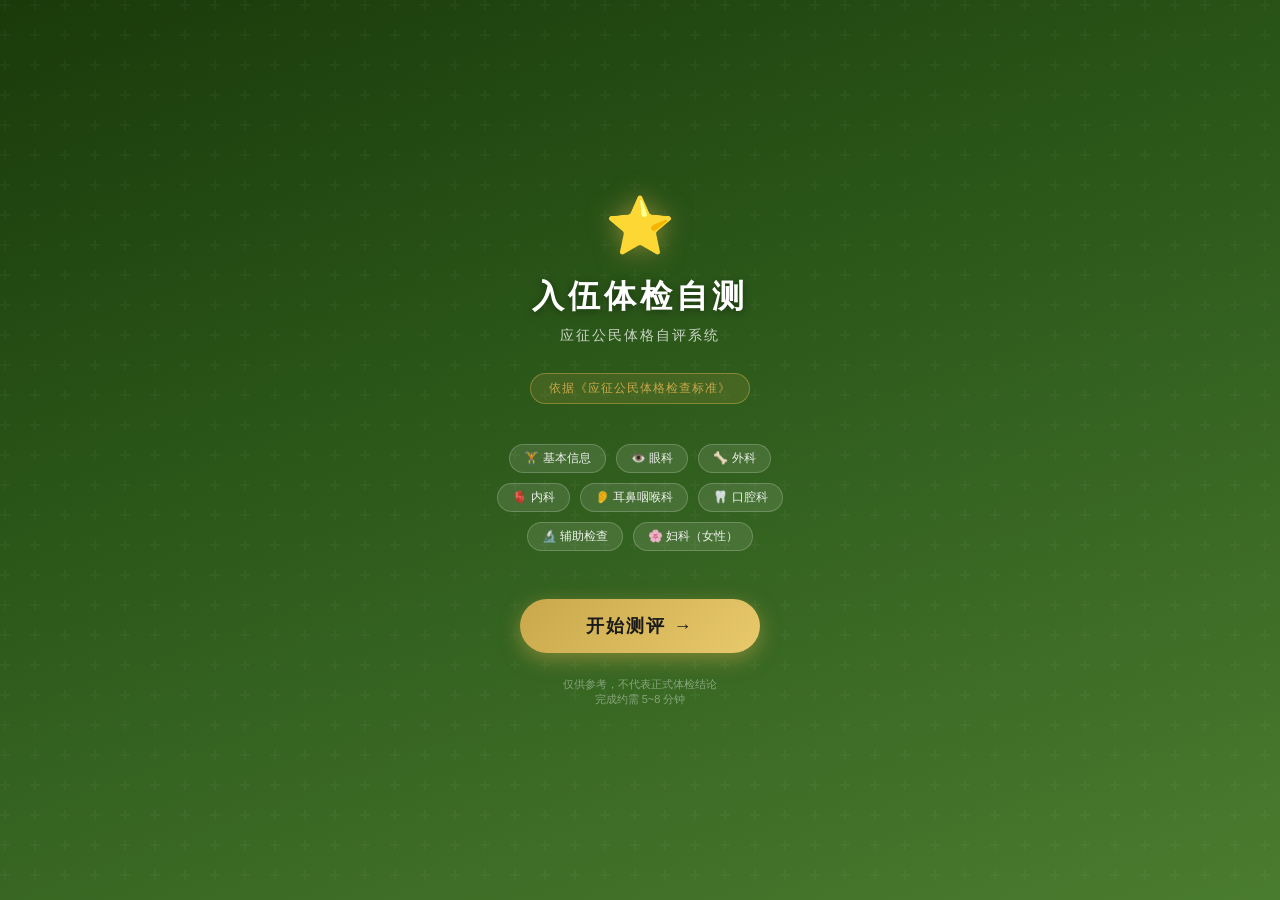
<file: index.html>
<!DOCTYPE html>
<html lang="zh-CN">
<head>
    <meta charset="UTF-8">
    <meta name="viewport" content="width=device-width, initial-scale=1.0, maximum-scale=1.0, user-scalable=no">
    <title>入伍体检自测 - 达标评估系统</title>
    <link rel="stylesheet" href="styles.css">
</head>
<body>
    <div class="page-cover">
        <div class="cover-star">⭐</div>
        <div class="cover-title">入伍体检自测</div>
        <div class="cover-sub">应征公民体格自评系统</div>
        <div class="cover-badge">依据《应征公民体格检查标准》</div>
        <div class="cover-dims">
            <span class="cover-dim-tag">🏋️ 基本信息</span>
            <span class="cover-dim-tag">👁️ 眼科</span>
            <span class="cover-dim-tag">🦴 外科</span>
            <span class="cover-dim-tag">🫀 内科</span>
            <span class="cover-dim-tag">👂 耳鼻咽喉科</span>
            <span class="cover-dim-tag">🦷 口腔科</span>
            <span class="cover-dim-tag">🔬 辅助检查</span>
            <span class="cover-dim-tag">🌸 妇科（女性）</span>
        </div>
        <a href="userinfo.html" class="btn-start">开始测评 →</a>
        <p class="cover-note">仅供参考，不代表正式体检结论<br>完成约需 5~8 分钟</p>
    </div>
</body>
</html>
</file>
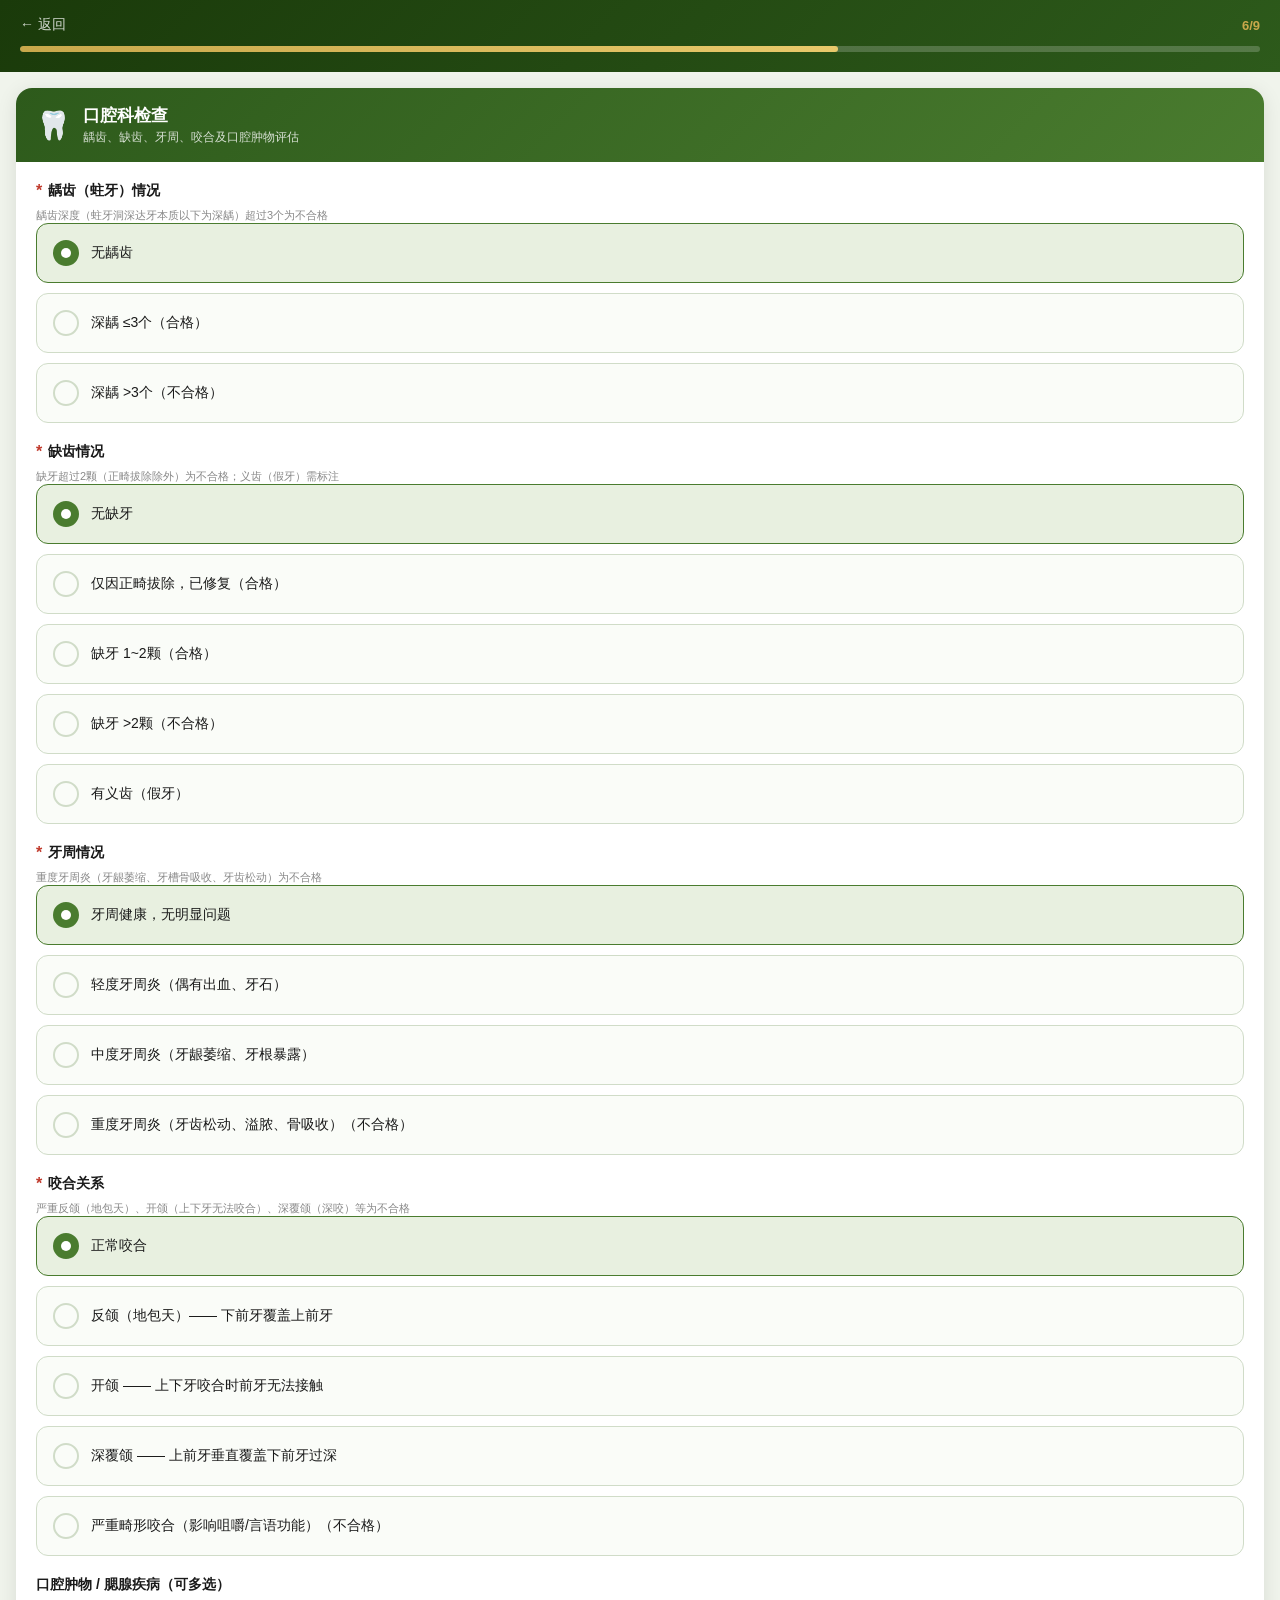
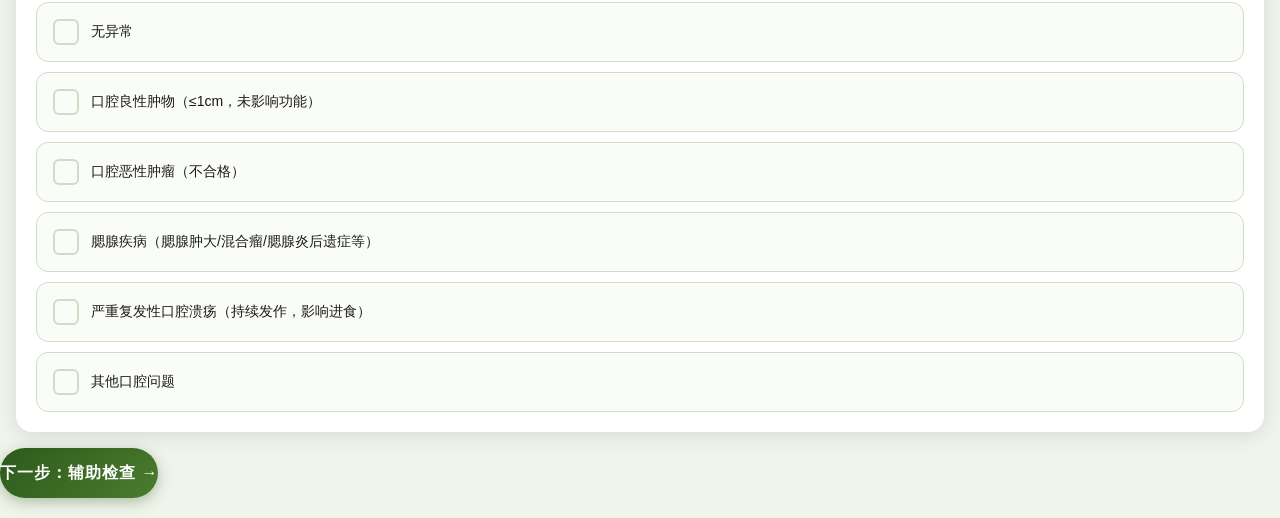
<file: dental.html>
<!DOCTYPE html>
<html lang="zh-CN">
<head>
    <meta charset="UTF-8">
    <meta name="viewport" content="width=device-width, initial-scale=1.0, maximum-scale=1.0, user-scalable=no">
    <title>口腔科检查 - 入伍体检自测</title>
    <link rel="stylesheet" href="styles.css">
</head>
<body>
    <div class="page-header">
        <div class="header-top">
            <a href="hearing.html" class="btn-back-header">← 返回</a>
            <span class="header-step">6/9</span>
        </div>
        <div class="progress-track">
            <div class="progress-fill" style="width: 66%"></div>
        </div>
    </div>

    <div class="page-content">
        <div class="section-card fade-in">
            <div class="section-header">
                <span class="section-icon">🦷</span>
                <div>
                    <div class="section-name">口腔科检查</div>
                    <div class="section-desc">龋齿、缺齿、牙周、咬合及口腔肿物评估</div>
                </div>
            </div>
            <div class="section-body">

                <!-- 龋齿 -->
                <div class="field">
                    <div class="field-label"><span class="req">*</span>龋齿（蛀牙）情况</div>
                    <div class="field-hint">龋齿深度（蛀牙洞深达牙本质以下为深龋）超过3个为不合格</div>
                    <div class="radio-group">
                        <label class="radio-item selected" onclick="selectRadio(this,'caries','none')">
                            <input type="radio" name="caries" value="none" checked>
                            <span class="radio-dot"></span>
                            <span class="option-text">无龋齿</span>
                        </label>
                        <label class="radio-item" onclick="selectRadio(this,'caries','le3')">
                            <input type="radio" name="caries" value="le3">
                            <span class="radio-dot"></span>
                            <span class="option-text">深龋 ≤3个（合格）</span>
                        </label>
                        <label class="radio-item" onclick="selectRadio(this,'caries','gt3')">
                            <input type="radio" name="caries" value="gt3">
                            <span class="radio-dot"></span>
                            <span class="option-text">深龋 &gt;3个（不合格）</span>
                        </label>
                    </div>
                </div>

                <!-- 缺齿 -->
                <div class="field">
                    <div class="field-label"><span class="req">*</span>缺齿情况</div>
                    <div class="field-hint">缺牙超过2颗（正畸拔除除外）为不合格；义齿（假牙）需标注</div>
                    <div class="radio-group">
                        <label class="radio-item selected" onclick="selectRadio(this,'missing','none'); toggleMissingDetail(false)">
                            <input type="radio" name="missing" value="none" checked>
                            <span class="radio-dot"></span>
                            <span class="option-text">无缺牙</span>
                        </label>
                        <label class="radio-item" onclick="selectRadio(this,'missing','orthodontic'); toggleMissingDetail(false)">
                            <input type="radio" name="missing" value="orthodontic">
                            <span class="radio-dot"></span>
                            <span class="option-text">仅因正畸拔除，已修复（合格）</span>
                        </label>
                        <label class="radio-item" onclick="selectRadio(this,'missing','le2'); toggleMissingDetail(false)">
                            <input type="radio" name="missing" value="le2">
                            <span class="radio-dot"></span>
                            <span class="option-text">缺牙 1~2颗（合格）</span>
                        </label>
                        <label class="radio-item" onclick="selectRadio(this,'missing','gt2'); toggleMissingDetail(true)">
                            <input type="radio" name="missing" value="gt2">
                            <span class="radio-dot"></span>
                            <span class="option-text">缺牙 &gt;2颗（不合格）</span>
                        </label>
                        <label class="radio-item" onclick="selectRadio(this,'missing','denture'); toggleMissingDetail(true)">
                            <input type="radio" name="missing" value="denture">
                            <span class="radio-dot"></span>
                            <span class="option-text">有义齿（假牙）</span>
                        </label>
                    </div>
                    <div id="missing-detail" style="display:none;margin-top:10px">
                        <textarea id="missing-detail-text" class="other-input" rows="2" placeholder="请描述缺牙位置、数量及是否已修复..." oninput="saveData()"></textarea>
                    </div>
                </div>

                <!-- 牙周 -->
                <div class="field">
                    <div class="field-label"><span class="req">*</span>牙周情况</div>
                    <div class="field-hint">重度牙周炎（牙龈萎缩、牙槽骨吸收、牙齿松动）为不合格</div>
                    <div class="radio-group">
                        <label class="radio-item selected" onclick="selectRadio(this,'periodontal','normal')">
                            <input type="radio" name="periodontal" value="normal" checked>
                            <span class="radio-dot"></span>
                            <span class="option-text">牙周健康，无明显问题</span>
                        </label>
                        <label class="radio-item" onclick="selectRadio(this,'periodontal','mild')">
                            <input type="radio" name="periodontal" value="mild">
                            <span class="radio-dot"></span>
                            <span class="option-text">轻度牙周炎（偶有出血、牙石）</span>
                        </label>
                        <label class="radio-item" onclick="selectRadio(this,'periodontal','moderate')">
                            <input type="radio" name="periodontal" value="moderate">
                            <span class="radio-dot"></span>
                            <span class="option-text">中度牙周炎（牙龈萎缩、牙根暴露）</span>
                        </label>
                        <label class="radio-item" onclick="selectRadio(this,'periodontal','severe')">
                            <input type="radio" name="periodontal" value="severe">
                            <span class="radio-dot"></span>
                            <span class="option-text">重度牙周炎（牙齿松动、溢脓、骨吸收）（不合格）</span>
                        </label>
                    </div>
                </div>

                <!-- 咬合关系 -->
                <div class="field">
                    <div class="field-label"><span class="req">*</span>咬合关系</div>
                    <div class="field-hint">严重反颌（地包天）、开颌（上下牙无法咬合）、深覆颌（深咬）等为不合格</div>
                    <div class="radio-group">
                        <label class="radio-item selected" onclick="selectRadio(this,'occlusion','normal')">
                            <input type="radio" name="occlusion" value="normal" checked>
                            <span class="radio-dot"></span>
                            <span class="option-text">正常咬合</span>
                        </label>
                        <label class="radio-item" onclick="selectRadio(this,'occlusion','crossbite')">
                            <input type="radio" name="occlusion" value="crossbite">
                            <span class="radio-dot"></span>
                            <span class="option-text">反颌（地包天）—— 下前牙覆盖上前牙</span>
                        </label>
                        <label class="radio-item" onclick="selectRadio(this,'occlusion','open')">
                            <input type="radio" name="occlusion" value="open">
                            <span class="radio-dot"></span>
                            <span class="option-text">开颌 —— 上下牙咬合时前牙无法接触</span>
                        </label>
                        <label class="radio-item" onclick="selectRadio(this,'occlusion','deep')">
                            <input type="radio" name="occlusion" value="deep">
                            <span class="radio-dot"></span>
                            <span class="option-text">深覆颌 —— 上前牙垂直覆盖下前牙过深</span>
                        </label>
                        <label class="radio-item" onclick="selectRadio(this,'occlusion','severe')">
                            <input type="radio" name="occlusion" value="severe">
                            <span class="radio-dot"></span>
                            <span class="option-text">严重畸形咬合（影响咀嚼/言语功能）（不合格）</span>
                        </label>
                    </div>
                </div>

                <!-- 口腔肿瘤及腮腺 -->
                <div class="field">
                    <div class="field-label">口腔肿物 / 腮腺疾病（可多选）</div>
                    <div class="checkbox-group">
                        <label class="checkbox-item" onclick="toggleCheckbox(this,event)">
                            <input type="checkbox" value="oral_none">
                            <span class="check-box">✓</span>
                            <span class="option-text">无异常</span>
                        </label>
                        <label class="checkbox-item" onclick="toggleCheckbox(this,event)">
                            <input type="checkbox" value="oral_benign">
                            <span class="check-box">✓</span>
                            <span class="option-text">口腔良性肿物（≤1cm，未影响功能）</span>
                        </label>
                        <label class="checkbox-item" onclick="toggleCheckbox(this,event)">
                            <input type="checkbox" value="oral_malignant">
                            <span class="check-box">✓</span>
                            <span class="option-text">口腔恶性肿瘤（不合格）</span>
                        </label>
                        <label class="checkbox-item" onclick="toggleCheckbox(this,event)">
                            <input type="checkbox" value="oral_parotid">
                            <span class="check-box">✓</span>
                            <span class="option-text">腮腺疾病（腮腺肿大/混合瘤/腮腺炎后遗症等）</span>
                        </label>
                        <label class="checkbox-item" onclick="toggleCheckbox(this,event)">
                            <input type="checkbox" value="oral_ulcer">
                            <span class="check-box">✓</span>
                            <span class="option-text">严重复发性口腔溃疡（持续发作，影响进食）</span>
                        </label>
                        <label class="checkbox-item" onclick="toggleCheckbox(this,event)" id="oral-other-toggle">
                            <input type="checkbox" value="oral_other">
                            <span class="check-box">✓</span>
                            <span class="option-text">其他口腔问题</span>
                        </label>
                    </div>
                    <div id="oral-other-detail" style="display:none;margin-top:10px">
                        <textarea id="oral-other-text" class="other-input" rows="2" placeholder="请描述其他口腔问题详情..." oninput="saveData()"></textarea>
                    </div>
                </div>

            </div>
        </div>

        <div class="btn-next-wrap">
            <button id="btn-next-dental" class="btn-next" onclick="goNext()">下一步：妇科检查 →</button>
            <p class="btn-sub-note">（男性可直接跳过妇科进入辅助检查）</p>
        </div>
    </div>

    <script>
        // 从localStorage读取数据
        let examData = JSON.parse(localStorage.getItem('examData') || '{}');

        function selectRadio(el, key, val) {
            document.querySelectorAll(`[name="${key}"]`).forEach(r => {
                r.closest('.radio-item').classList.remove('selected');
            });
            el.classList.add('selected');
            examData[key] = val;
            saveData();
        }

        function toggleCheckbox(el, e) {
            if (e) e.preventDefault();
            el.classList.toggle('selected');
            const input = el.querySelector('input');
            input.checked = el.classList.contains('selected');

            // 处理其他选项的展开
            if (input.value === 'oral_other') {
                document.getElementById('oral-other-detail').style.display = input.checked ? 'block' : 'none';
            }
            saveData();
        }

        function toggleMissingDetail(show) {
            document.getElementById('missing-detail').style.display = show ? 'block' : 'none';
        }

        function saveData() {
            const checkedOral = [...document.querySelectorAll('.checkbox-group .checkbox-item.selected')]
                .map(el => el.querySelector('input').value);
            examData.oralIssues = checkedOral;
            examData.dentalMissingDetail = document.getElementById('missing-detail-text').value;
            examData.oralOtherText = document.getElementById('oral-other-text').value;
            localStorage.setItem('examData', JSON.stringify(examData));
        }

        function goNext() {
            saveData();
            const gender = examData.gender || 'male';
            if (gender === 'female') {
                window.location.href = 'gynecology.html';
            } else {
                window.location.href = 'labtest.html';
            }
        }

        // 恢复已保存的数据
        function restoreData() {
            // 恢复单选
            ['caries', 'missing', 'periodontal', 'occlusion'].forEach(key => {
                const val = examData[key];
                if (val) {
                    const radio = document.querySelector(`input[name="${key}"][value="${val}"]`);
                    if (radio) {
                        document.querySelectorAll(`[name="${key}"]`).forEach(r => r.closest('.radio-item').classList.remove('selected'));
                        radio.closest('.radio-item').classList.add('selected');
                    }
                }
            });
            // 恢复复选框
            if (examData.oralIssues) {
                examData.oralIssues.forEach(val => {
                    const cb = document.querySelector(`.checkbox-group input[value="${val}"]`);
                    if (cb) {
                        cb.checked = true;
                        cb.closest('.checkbox-item').classList.add('selected');
                        if (val === 'oral_other') {
                            document.getElementById('oral-other-detail').style.display = 'block';
                        }
                    }
                });
            }
            if (examData.dentalMissingDetail) {
                document.getElementById('missing-detail-text').value = examData.dentalMissingDetail;
                if (examData.missing === 'gt2' || examData.missing === 'denture') {
                    document.getElementById('missing-detail').style.display = 'block';
                }
            }
            if (examData.oralOtherText) {
                document.getElementById('oral-other-text').value = examData.oralOtherText;
            }
           // 男性用户隐藏妇科相关提示，并修改按钮文字
            if (examData.gender !== 'female') {
                const note = document.querySelector('.btn-sub-note');
                if (note) note.style.display = 'none';
                const btn = document.getElementById('btn-next-dental');
                if (btn) btn.textContent = '下一步：辅助检查 →';
}
        }
        restoreData();
    </script>
</body>
</html>
</file>
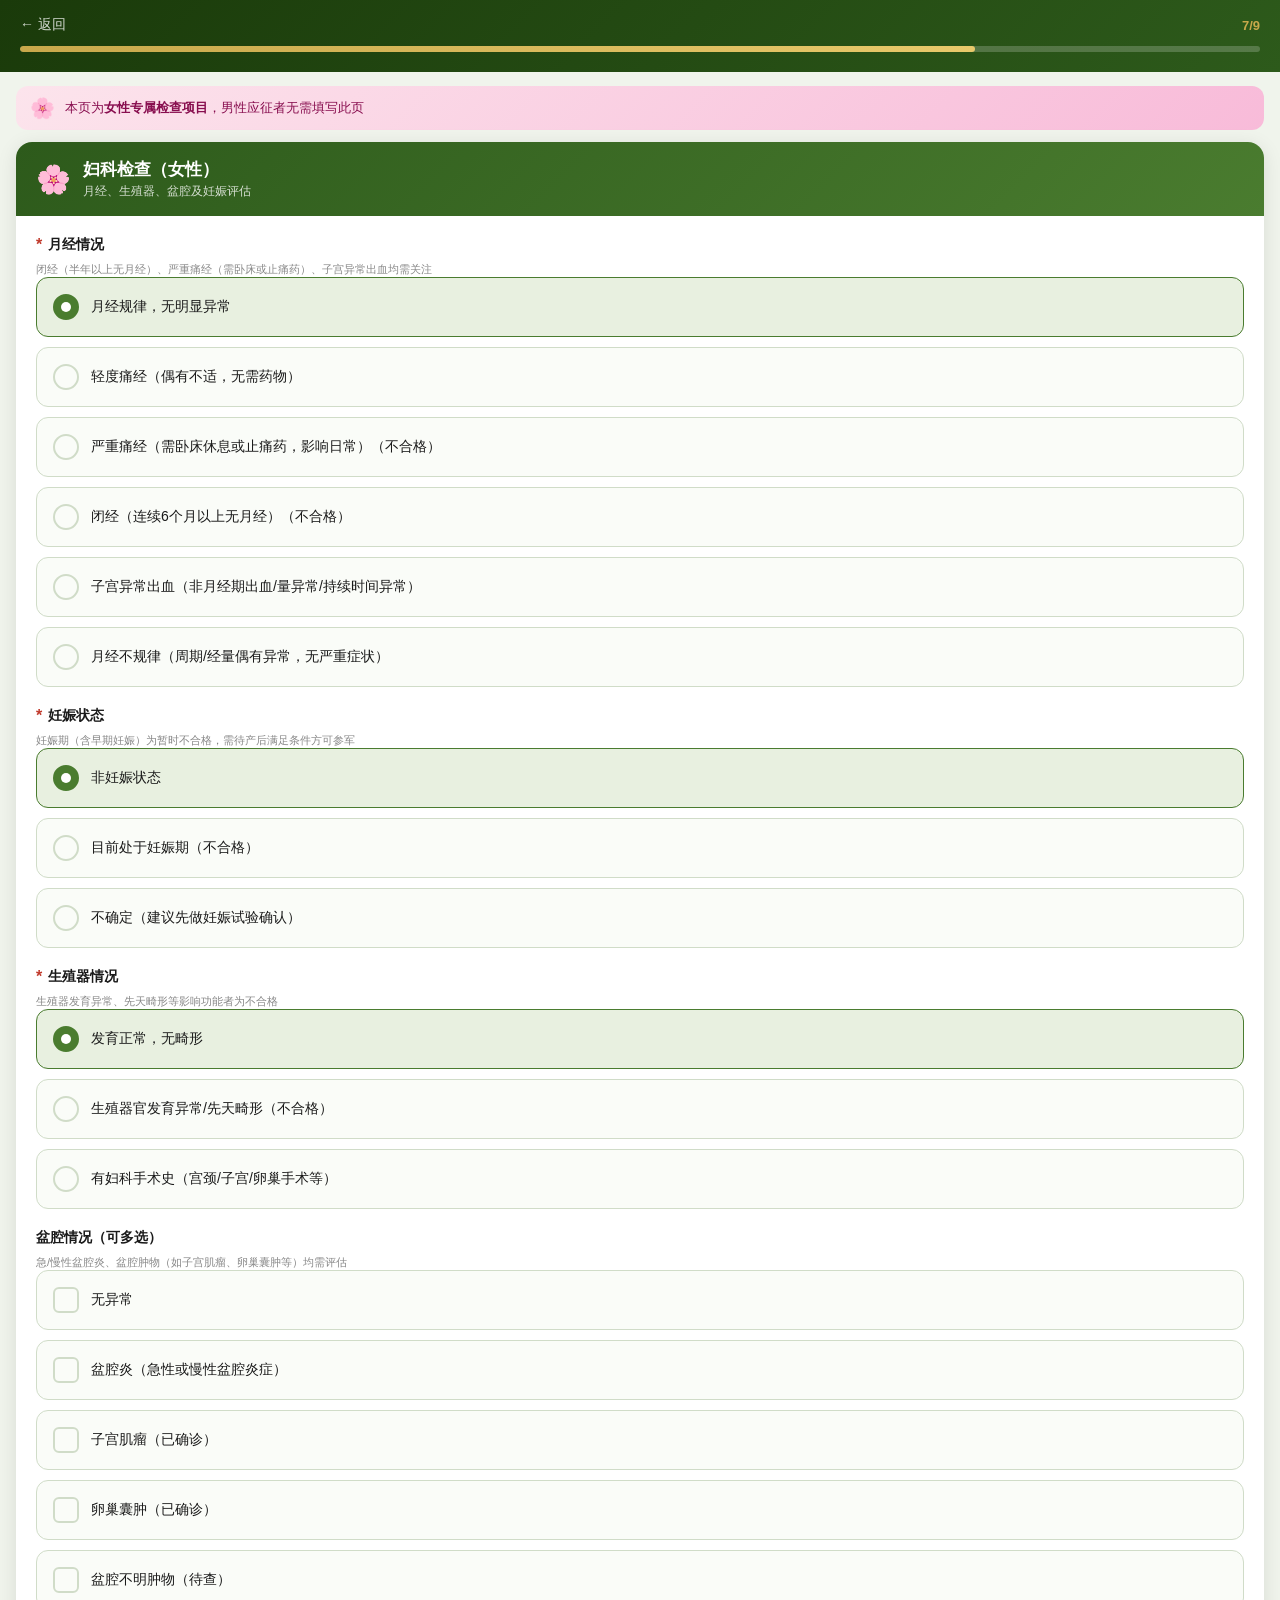
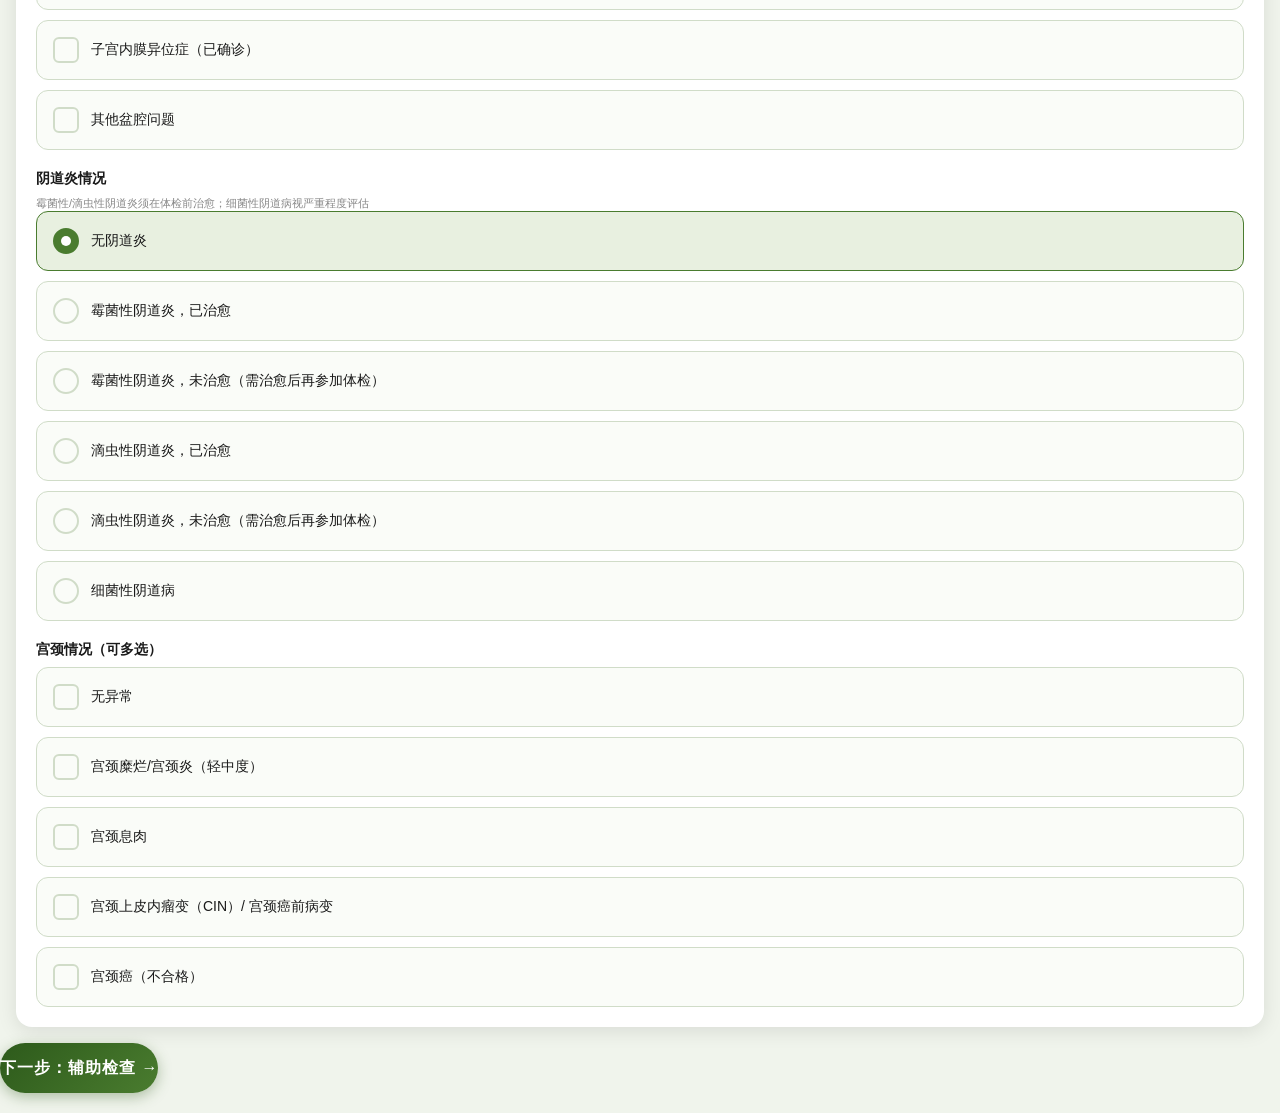
<file: gynecology.html>
<!DOCTYPE html>
<html lang="zh-CN">
<head>
    <meta charset="UTF-8">
    <meta name="viewport" content="width=device-width, initial-scale=1.0, maximum-scale=1.0, user-scalable=no">
    <title>妇科检查 - 入伍体检自测</title>
    <link rel="stylesheet" href="styles.css">
</head>
<body>
    <div class="page-header">
        <div class="header-top">
            <a href="dental.html" class="btn-back-header">← 返回</a>
            <span class="header-step">7/9</span>
        </div>
        <div class="progress-track">
            <div class="progress-fill" style="width: 77%"></div>
        </div>
    </div>

    <div class="page-content">
        <!-- 女性专属标识 -->
        <div class="gender-badge-wrap" style="margin:14px 16px 0;padding:10px 14px;background:linear-gradient(135deg,#fce4ec,#f8bbd9);border-radius:12px;display:flex;align-items:center;gap:10px;font-size:13px;color:#880e4f">
            <span style="font-size:20px">🌸</span>
            <span>本页为<strong>女性专属检查项目</strong>，男性应征者无需填写此页</span>
        </div>

        <div class="section-card fade-in" style="margin-top:12px">
            <div class="section-header">
                <span class="section-icon">🌸</span>
                <div>
                    <div class="section-name">妇科检查（女性）</div>
                    <div class="section-desc">月经、生殖器、盆腔及妊娠评估</div>
                </div>
            </div>
            <div class="section-body">

                <!-- 月经情况 -->
                <div class="field">
                    <div class="field-label"><span class="req">*</span>月经情况</div>
                    <div class="field-hint">闭经（半年以上无月经）、严重痛经（需卧床或止痛药）、子宫异常出血均需关注</div>
                    <div class="radio-group">
                        <label class="radio-item selected" onclick="selectRadio(this,'menstruation','normal')">
                            <input type="radio" name="menstruation" value="normal" checked>
                            <span class="radio-dot"></span>
                            <span class="option-text">月经规律，无明显异常</span>
                        </label>
                        <label class="radio-item" onclick="selectRadio(this,'menstruation','mild_dysmenorrhea')">
                            <input type="radio" name="menstruation" value="mild_dysmenorrhea">
                            <span class="radio-dot"></span>
                            <span class="option-text">轻度痛经（偶有不适，无需药物）</span>
                        </label>
                        <label class="radio-item" onclick="selectRadio(this,'menstruation','severe_dysmenorrhea')">
                            <input type="radio" name="menstruation" value="severe_dysmenorrhea">
                            <span class="radio-dot"></span>
                            <span class="option-text">严重痛经（需卧床休息或止痛药，影响日常）（不合格）</span>
                        </label>
                        <label class="radio-item" onclick="selectRadio(this,'menstruation','amenorrhea')">
                            <input type="radio" name="menstruation" value="amenorrhea">
                            <span class="radio-dot"></span>
                            <span class="option-text">闭经（连续6个月以上无月经）（不合格）</span>
                        </label>
                        <label class="radio-item" onclick="selectRadio(this,'menstruation','irregular_bleeding')">
                            <input type="radio" name="menstruation" value="irregular_bleeding">
                            <span class="radio-dot"></span>
                            <span class="option-text">子宫异常出血（非月经期出血/量异常/持续时间异常）</span>
                        </label>
                        <label class="radio-item" onclick="selectRadio(this,'menstruation','irregular')">
                            <input type="radio" name="menstruation" value="irregular">
                            <span class="radio-dot"></span>
                            <span class="option-text">月经不规律（周期/经量偶有异常，无严重症状）</span>
                        </label>
                    </div>
                </div>

                <!-- 妊娠状态 -->
                <div class="field">
                    <div class="field-label"><span class="req">*</span>妊娠状态</div>
                    <div class="field-hint">妊娠期（含早期妊娠）为暂时不合格，需待产后满足条件方可参军</div>
                    <div class="radio-group">
                        <label class="radio-item selected" onclick="selectRadio(this,'pregnancy','none')">
                            <input type="radio" name="pregnancy" value="none" checked>
                            <span class="radio-dot"></span>
                            <span class="option-text">非妊娠状态</span>
                        </label>
                        <label class="radio-item" onclick="selectRadio(this,'pregnancy','pregnant')">
                            <input type="radio" name="pregnancy" value="pregnant">
                            <span class="radio-dot"></span>
                            <span class="option-text">目前处于妊娠期（不合格）</span>
                        </label>
                        <label class="radio-item" onclick="selectRadio(this,'pregnancy','uncertain')">
                            <input type="radio" name="pregnancy" value="uncertain">
                            <span class="radio-dot"></span>
                            <span class="option-text">不确定（建议先做妊娠试验确认）</span>
                        </label>
                    </div>
                </div>

                <!-- 生殖器情况 -->
                <div class="field">
                    <div class="field-label"><span class="req">*</span>生殖器情况</div>
                    <div class="field-hint">生殖器发育异常、先天畸形等影响功能者为不合格</div>
                    <div class="radio-group">
                        <label class="radio-item selected" onclick="selectRadio(this,'genitalia','normal')">
                            <input type="radio" name="genitalia" value="normal" checked>
                            <span class="radio-dot"></span>
                            <span class="option-text">发育正常，无畸形</span>
                        </label>
                        <label class="radio-item" onclick="selectRadio(this,'genitalia','deformity')">
                            <input type="radio" name="genitalia" value="deformity">
                            <span class="radio-dot"></span>
                            <span class="option-text">生殖器官发育异常/先天畸形（不合格）</span>
                        </label>
                        <label class="radio-item" onclick="selectRadio(this,'genitalia','surgery')">
                            <input type="radio" name="genitalia" value="surgery">
                            <span class="radio-dot"></span>
                            <span class="option-text">有妇科手术史（宫颈/子宫/卵巢手术等）</span>
                        </label>
                    </div>
                </div>

                <!-- 盆腔情况 -->
                <div class="field">
                    <div class="field-label">盆腔情况（可多选）</div>
                    <div class="field-hint">急/慢性盆腔炎、盆腔肿物（如子宫肌瘤、卵巢囊肿等）均需评估</div>
                    <div class="checkbox-group">
                        <label class="checkbox-item" onclick="toggleCheckbox(this,event)">
                            <input type="checkbox" value="pelvis_none">
                            <span class="check-box">✓</span>
                            <span class="option-text">无异常</span>
                        </label>
                        <label class="checkbox-item" onclick="toggleCheckbox(this,event)">
                            <input type="checkbox" value="pelvis_pid">
                            <span class="check-box">✓</span>
                            <span class="option-text">盆腔炎（急性或慢性盆腔炎症）</span>
                        </label>
                        <label class="checkbox-item" onclick="toggleCheckbox(this,event)">
                            <input type="checkbox" value="pelvis_myoma">
                            <span class="check-box">✓</span>
                            <span class="option-text">子宫肌瘤（已确诊）</span>
                        </label>
                        <label class="checkbox-item" onclick="toggleCheckbox(this,event)">
                            <input type="checkbox" value="pelvis_cyst">
                            <span class="check-box">✓</span>
                            <span class="option-text">卵巢囊肿（已确诊）</span>
                        </label>
                        <label class="checkbox-item" onclick="toggleCheckbox(this,event)">
                            <input type="checkbox" value="pelvis_mass">
                            <span class="check-box">✓</span>
                            <span class="option-text">盆腔不明肿物（待查）</span>
                        </label>
                        <label class="checkbox-item" onclick="toggleCheckbox(this,event)">
                            <input type="checkbox" value="pelvis_endometriosis">
                            <span class="check-box">✓</span>
                            <span class="option-text">子宫内膜异位症（已确诊）</span>
                        </label>
                        <label class="checkbox-item" onclick="toggleCheckbox(this,event)" id="pelvis-other-toggle">
                            <input type="checkbox" value="pelvis_other">
                            <span class="check-box">✓</span>
                            <span class="option-text">其他盆腔问题</span>
                        </label>
                    </div>
                    <div id="pelvis-other-detail" style="display:none;margin-top:10px">
                        <textarea id="pelvis-other-text" class="other-input" rows="2" placeholder="请描述其他盆腔问题详情..." oninput="saveData()"></textarea>
                    </div>
                </div>

                <!-- 阴道炎 -->
                <div class="field">
                    <div class="field-label">阴道炎情况</div>
                    <div class="field-hint">霉菌性/滴虫性阴道炎须在体检前治愈；细菌性阴道病视严重程度评估</div>
                    <div class="radio-group">
                        <label class="radio-item selected" onclick="selectRadio(this,'vaginitis','none')">
                            <input type="radio" name="vaginitis" value="none" checked>
                            <span class="radio-dot"></span>
                            <span class="option-text">无阴道炎</span>
                        </label>
                        <label class="radio-item" onclick="selectRadio(this,'vaginitis','fungal_treated')">
                            <input type="radio" name="vaginitis" value="fungal_treated">
                            <span class="radio-dot"></span>
                            <span class="option-text">霉菌性阴道炎，已治愈</span>
                        </label>
                        <label class="radio-item" onclick="selectRadio(this,'vaginitis','fungal_active')">
                            <input type="radio" name="vaginitis" value="fungal_active">
                            <span class="radio-dot"></span>
                            <span class="option-text">霉菌性阴道炎，未治愈（需治愈后再参加体检）</span>
                        </label>
                        <label class="radio-item" onclick="selectRadio(this,'vaginitis','trichomonas_treated')">
                            <input type="radio" name="vaginitis" value="trichomonas_treated">
                            <span class="radio-dot"></span>
                            <span class="option-text">滴虫性阴道炎，已治愈</span>
                        </label>
                        <label class="radio-item" onclick="selectRadio(this,'vaginitis','trichomonas_active')">
                            <input type="radio" name="vaginitis" value="trichomonas_active">
                            <span class="radio-dot"></span>
                            <span class="option-text">滴虫性阴道炎，未治愈（需治愈后再参加体检）</span>
                        </label>
                        <label class="radio-item" onclick="selectRadio(this,'vaginitis','bacterial')">
                            <input type="radio" name="vaginitis" value="bacterial">
                            <span class="radio-dot"></span>
                            <span class="option-text">细菌性阴道病</span>
                        </label>
                    </div>
                </div>

                <!-- 宫颈情况 -->
                <div class="field">
                    <div class="field-label">宫颈情况（可多选）</div>
                    <div class="checkbox-group">
                        <label class="checkbox-item" onclick="toggleCheckbox(this,event)">
                            <input type="checkbox" value="cervix_none">
                            <span class="check-box">✓</span>
                            <span class="option-text">无异常</span>
                        </label>
                        <label class="checkbox-item" onclick="toggleCheckbox(this,event)">
                            <input type="checkbox" value="cervix_erosion">
                            <span class="check-box">✓</span>
                            <span class="option-text">宫颈糜烂/宫颈炎（轻中度）</span>
                        </label>
                        <label class="checkbox-item" onclick="toggleCheckbox(this,event)">
                            <input type="checkbox" value="cervix_polyp">
                            <span class="check-box">✓</span>
                            <span class="option-text">宫颈息肉</span>
                        </label>
                        <label class="checkbox-item" onclick="toggleCheckbox(this,event)">
                            <input type="checkbox" value="cervix_cin">
                            <span class="check-box">✓</span>
                            <span class="option-text">宫颈上皮内瘤变（CIN）/ 宫颈癌前病变</span>
                        </label>
                        <label class="checkbox-item" onclick="toggleCheckbox(this,event)">
                            <input type="checkbox" value="cervix_cancer">
                            <span class="check-box">✓</span>
                            <span class="option-text">宫颈癌（不合格）</span>
                        </label>
                    </div>
                </div>

            </div>
        </div>

        <div class="btn-next-wrap">
            <button class="btn-next" onclick="goNext()">下一步：辅助检查 →</button>
        </div>
    </div>

    <script>
        let examData = JSON.parse(localStorage.getItem('examData') || '{}');

        // 检查是否为女性，否则跳转
        if (examData.gender && examData.gender !== 'female') {
            window.location.href = 'labtest.html';
        }

        function selectRadio(el, key, val) {
            document.querySelectorAll(`[name="${key}"]`).forEach(r => {
                r.closest('.radio-item').classList.remove('selected');
            });
            el.classList.add('selected');
            examData[key] = val;
            saveData();
        }

        function toggleCheckbox(el, e) {
            if (e) e.preventDefault();
            el.classList.toggle('selected');
            const input = el.querySelector('input');
            input.checked = !input.checked;
            if (input.value === 'pelvis_other') {
                document.getElementById('pelvis-other-detail').style.display = input.checked ? 'block' : 'none';
            }
            saveData();
        }

        function saveData() {
            const checkedPelvis = [...document.querySelectorAll('.checkbox-group .checkbox-item.selected')]
                .map(el => el.querySelector('input').value)
                .filter(v => v.startsWith('pelvis_'));
            const checkedCervix = [...document.querySelectorAll('.checkbox-group .checkbox-item.selected')]
                .map(el => el.querySelector('input').value)
                .filter(v => v.startsWith('cervix_'));
            examData.pelvisIssues = checkedPelvis;
            examData.cervixIssues = checkedCervix;
            examData.pelvisOtherText = document.getElementById('pelvis-other-text').value;
            localStorage.setItem('examData', JSON.stringify(examData));
        }

        function goNext() {
            saveData();
            window.location.href = 'labtest.html';
        }

        // 恢复已保存的数据
        function restoreData() {
            ['menstruation', 'pregnancy', 'genitalia', 'vaginitis'].forEach(key => {
                const val = examData[key];
                if (val) {
                    const radio = document.querySelector(`input[name="${key}"][value="${val}"]`);
                    if (radio) {
                        document.querySelectorAll(`[name="${key}"]`).forEach(r => r.closest('.radio-item').classList.remove('selected'));
                        radio.closest('.radio-item').classList.add('selected');
                    }
                }
            });
            const allChecked = [...(examData.pelvisIssues || []), ...(examData.cervixIssues || [])];
            allChecked.forEach(val => {
                const cb = document.querySelector(`.checkbox-group input[value="${val}"]`);
                if (cb) {
                    cb.checked = true;
                    cb.closest('.checkbox-item').classList.add('selected');
                    if (val === 'pelvis_other') {
                        document.getElementById('pelvis-other-detail').style.display = 'block';
                    }
                }
            });
            if (examData.pelvisOtherText) {
                document.getElementById('pelvis-other-text').value = examData.pelvisOtherText;
            }
        }
        restoreData();
    </script>
</body>
</html>
</file>
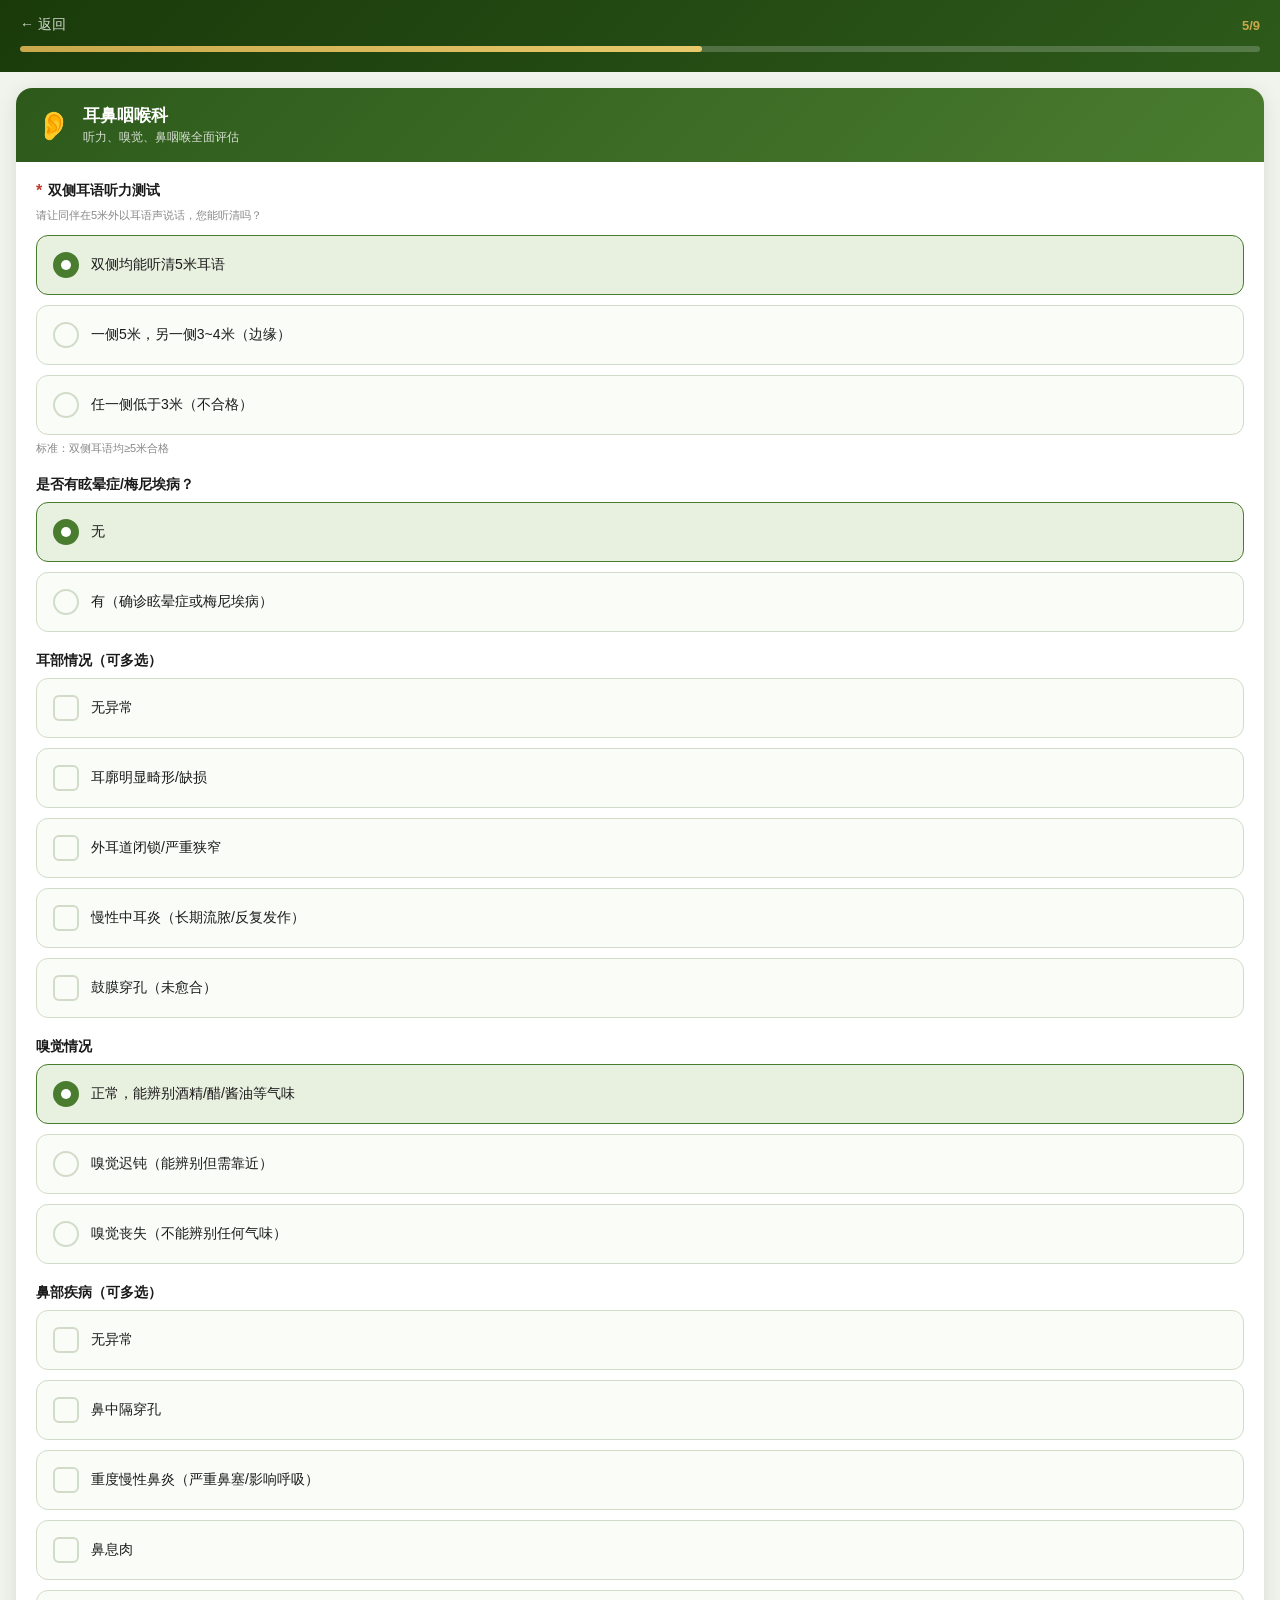
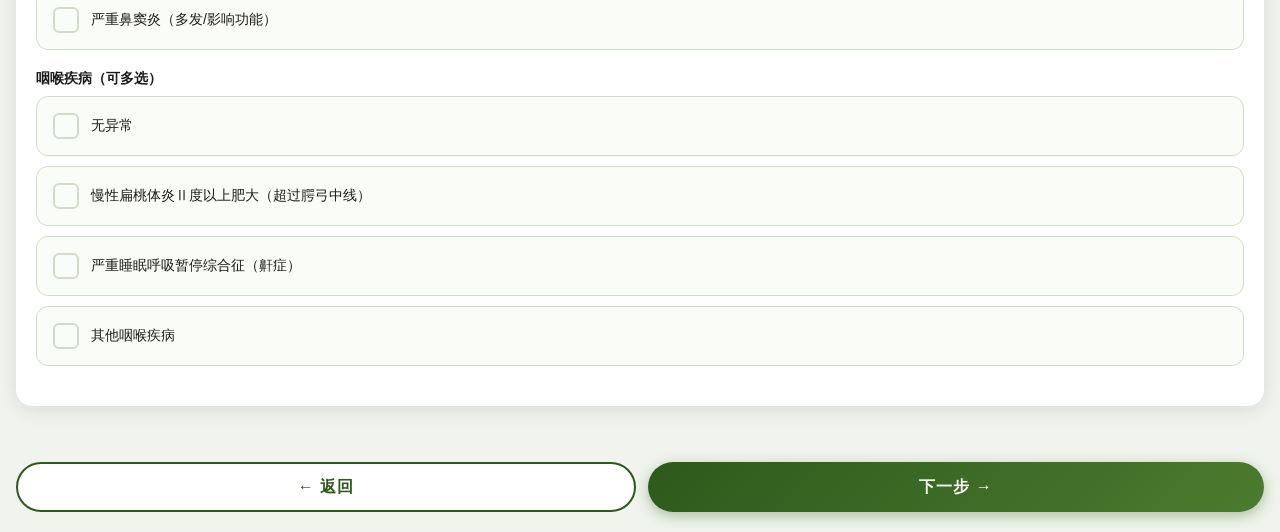
<file: hearing.html>
<!DOCTYPE html>
<html lang="zh-CN">
<head>
    <meta charset="UTF-8">
    <meta name="viewport" content="width=device-width, initial-scale=1.0, maximum-scale=1.0, user-scalable=no">
    <title>耳鼻咽喉科 - 入伍体检自测</title>
    <link rel="stylesheet" href="styles.css">
</head>
<body>
    <div class="page-header">
        <div class="header-top">
            <a href="surgical.html" class="btn-back-header">← 返回</a>
            <span class="header-step">5/9</span>
        </div>
        <div class="progress-track">
            <div class="progress-fill" style="width: 55%"></div>
        </div>
    </div>

    <div class="page-content">
        <div class="section-card fade-in">
            <div class="section-header">
                <span class="section-icon">👂</span>
                <div>
                    <div class="section-name">耳鼻咽喉科</div>
                    <div class="section-desc">听力、嗅觉、鼻咽喉全面评估</div>
                </div>
            </div>
            <div class="section-body">

                <!-- 听力 -->
                <div class="field">
                    <div class="field-label"><span class="req">*</span>双侧耳语听力测试</div>
                    <div class="field-hint">请让同伴在5米外以耳语声说话，您能听清吗？</div>
                    <div class="radio-group" style="margin-top:12px">
                        <label class="radio-item selected" onclick="selectRadio(this,'hearing','both5m')">
                            <input type="radio" name="hearing" value="both5m" checked>
                            <span class="radio-dot"></span>
                            <span class="option-text">双侧均能听清5米耳语</span>
                        </label>
                        <label class="radio-item" onclick="selectRadio(this,'hearing','one3m')">
                            <input type="radio" name="hearing" value="one3m">
                            <span class="radio-dot"></span>
                            <span class="option-text">一侧5米，另一侧3~4米（边缘）</span>
                        </label>
                        <label class="radio-item" onclick="selectRadio(this,'hearing','below3m')">
                            <input type="radio" name="hearing" value="below3m">
                            <span class="radio-dot"></span>
                            <span class="option-text">任一侧低于3米（不合格）</span>
                        </label>
                    </div>
                    <div class="field-hint" style="margin-top:6px">标准：双侧耳语均≥5米合格</div>
                </div>

                <!-- 眩晕 -->
                <div class="field">
                    <div class="field-label">是否有眩晕症/梅尼埃病？</div>
                    <div class="radio-group">
                        <label class="radio-item selected" onclick="selectRadio(this,'vertigo','none')">
                            <input type="radio" name="vertigo" value="none" checked>
                            <span class="radio-dot"></span>
                            <span class="option-text">无</span>
                        </label>
                        <label class="radio-item" onclick="selectRadio(this,'vertigo','has')">
                            <input type="radio" name="vertigo" value="has">
                            <span class="radio-dot"></span>
                            <span class="option-text">有（确诊眩晕症或梅尼埃病）</span>
                        </label>
                    </div>
                </div>

                <!-- 耳部 -->
                <div class="field">
                    <div class="field-label">耳部情况（可多选）</div>
                    <div class="checkbox-group">
                        <label class="checkbox-item" onclick="toggleCheckbox(this,event)">
                            <input type="checkbox" value="ear_none">
                            <span class="check-box">✓</span>
                            <span class="option-text">无异常</span>
                        </label>
                        <label class="checkbox-item" onclick="toggleCheckbox(this,event)">
                            <input type="checkbox" value="ear_malform">
                            <span class="check-box">✓</span>
                            <span class="option-text">耳廓明显畸形/缺损</span>
                        </label>
                        <label class="checkbox-item" onclick="toggleCheckbox(this,event)">
                            <input type="checkbox" value="ear_canal">
                            <span class="check-box">✓</span>
                            <span class="option-text">外耳道闭锁/严重狭窄</span>
                        </label>
                        <label class="checkbox-item" onclick="toggleCheckbox(this,event)">
                            <input type="checkbox" value="ear_otitis">
                            <span class="check-box">✓</span>
                            <span class="option-text">慢性中耳炎（长期流脓/反复发作）</span>
                        </label>
                        <label class="checkbox-item" onclick="toggleCheckbox(this,event)">
                            <input type="checkbox" value="ear_perforation">
                            <span class="check-box">✓</span>
                            <span class="option-text">鼓膜穿孔（未愈合）</span>
                        </label>
                    </div>
                </div>

                <!-- 嗅觉 -->
                <div class="field">
                    <div class="field-label">嗅觉情况</div>
                    <div class="radio-group">
                        <label class="radio-item selected" onclick="selectRadio(this,'smell','normal')">
                            <input type="radio" name="smell" value="normal" checked>
                            <span class="radio-dot"></span>
                            <span class="option-text">正常，能辨别酒精/醋/酱油等气味</span>
                        </label>
                        <label class="radio-item" onclick="selectRadio(this,'smell','dull')">
                            <input type="radio" name="smell" value="dull">
                            <span class="radio-dot"></span>
                            <span class="option-text">嗅觉迟钝（能辨别但需靠近）</span>
                        </label>
                        <label class="radio-item" onclick="selectRadio(this,'smell','loss')">
                            <input type="radio" name="smell" value="loss">
                            <span class="radio-dot"></span>
                            <span class="option-text">嗅觉丧失（不能辨别任何气味）</span>
                        </label>
                    </div>
                </div>

                <!-- 鼻部 -->
                <div class="field">
                    <div class="field-label">鼻部疾病（可多选）</div>
                    <div class="checkbox-group">
                        <label class="checkbox-item" onclick="toggleCheckbox(this,event)">
                            <input type="checkbox" value="nose_none">
                            <span class="check-box">✓</span>
                            <span class="option-text">无异常</span>
                        </label>
                        <label class="checkbox-item" onclick="toggleCheckbox(this,event)">
                            <input type="checkbox" value="nose_perforation">
                            <span class="check-box">✓</span>
                            <span class="option-text">鼻中隔穿孔</span>
                        </label>
                        <label class="checkbox-item" onclick="toggleCheckbox(this,event)">
                            <input type="checkbox" value="nose_rhinitis">
                            <span class="check-box">✓</span>
                            <span class="option-text">重度慢性鼻炎（严重鼻塞/影响呼吸）</span>
                        </label>
                        <label class="checkbox-item" onclick="toggleCheckbox(this,event)">
                            <input type="checkbox" value="nose_polyp">
                            <span class="check-box">✓</span>
                            <span class="option-text">鼻息肉</span>
                        </label>
                        <label class="checkbox-item" onclick="toggleCheckbox(this,event)">
                            <input type="checkbox" value="nose_sinusitis">
                            <span class="check-box">✓</span>
                            <span class="option-text">严重鼻窦炎（多发/影响功能）</span>
                        </label>
                    </div>
                </div>

                <!-- 咽喉 -->
                <div class="field">
                    <div class="field-label">咽喉疾病（可多选）</div>
                    <div class="checkbox-group">
                        <label class="checkbox-item" onclick="toggleCheckbox(this,event)">
                            <input type="checkbox" value="throat_none">
                            <span class="check-box">✓</span>
                            <span class="option-text">无异常</span>
                        </label>
                        <label class="checkbox-item" onclick="toggleCheckbox(this,event)">
                            <input type="checkbox" value="throat_tonsil2">
                            <span class="check-box">✓</span>
                            <span class="option-text">慢性扁桃体炎Ⅱ度以上肥大（超过腭弓中线）</span>
                        </label>
                        <label class="checkbox-item" onclick="toggleCheckbox(this,event)">
                            <input type="checkbox" value="throat_osa">
                            <span class="check-box">✓</span>
                            <span class="option-text">严重睡眠呼吸暂停综合征（鼾症）</span>
                        </label>
                        <label class="checkbox-item" onclick="toggleCheckbox(this,event)">
                            <input type="checkbox" value="throat_other">
                            <span class="check-box">✓</span>
                            <span class="option-text">其他咽喉疾病</span>
                        </label>
                    </div>
                </div>

                <!-- 咽喉其他 -->
                <div class="field" id="throat-other-field" style="display:none">
                    <div class="field-label">其他咽喉疾病（请描述）</div>
                    <input type="text" id="throat-other-text" placeholder="请填写具体情况" oninput="saveData()">
                </div>

            </div>
        </div>
    </div>

    <div class="page-nav">
        <a href="surgical.html" class="btn-prev">← 返回</a>
        <a href="dental.html" class="btn-next">下一步 →</a>
    </div>

    <script>
        const savedData = JSON.parse(localStorage.getItem('examData') || '{}');

        function setRadio(name, value) {
            const el = document.querySelector(`input[name="${name}"][value="${value}"]`);
            if (el) {
                el.checked = true;
                document.querySelectorAll(`input[name="${name}"]`).forEach(inp => {
                    inp.closest('.radio-item').classList.toggle('selected', inp.checked);
                });
            }
        }

        function restoreCheckboxes(vals) {
            (vals || []).forEach(v => {
                const cb = document.querySelector(`input[value="${v}"]`);
                if (cb && cb.type === 'checkbox') {
                    cb.checked = true;
                    cb.closest('.checkbox-item').classList.add('selected');
                }
            });
        }

        if (savedData.hearing) setRadio('hearing', savedData.hearing);
        if (savedData.vertigo) setRadio('vertigo', savedData.vertigo);
        if (savedData.smellCondition) setRadio('smell', savedData.smellCondition);
        restoreCheckboxes(savedData.earIssues);
        restoreCheckboxes(savedData.noseIssues);
        restoreCheckboxes(savedData.throatIssues);
        if (savedData.throatOtherText) document.getElementById('throat-other-text').value = savedData.throatOtherText;

        function checkOtherVisible() {
            const throatOther = document.querySelector('input[value="throat_other"]');
            document.getElementById('throat-other-field').style.display = (throatOther && throatOther.checked) ? 'block' : 'none';
        }
        checkOtherVisible();

        function selectRadio(el, name, value) {
            el.parentElement.querySelectorAll('.radio-item').forEach(i => i.classList.remove('selected'));
            el.classList.add('selected');
            saveData();
        }

        function toggleCheckbox(el, e) {
            if (e) e.preventDefault();
            el.classList.toggle('selected');
            el.querySelector('input').checked = el.classList.contains('selected');
            checkOtherVisible();
            saveData();
        }

        function getCheckedValues(selector) {
            const vals = [];
            document.querySelectorAll(`${selector} input[type="checkbox"]:checked`).forEach(cb => vals.push(cb.value));
            return vals;
        }

        function saveData() {
            const data = {
                hearing: document.querySelector('input[name="hearing"]:checked')?.value || 'both5m',
                vertigo: document.querySelector('input[name="vertigo"]:checked')?.value || 'none',
                smellCondition: document.querySelector('input[name="smell"]:checked')?.value || 'normal',
                earIssues: getCheckedValues('.field:nth-child(3) .checkbox-group'),
                noseIssues: getCheckedValues('.field:nth-child(5) .checkbox-group'),
                throatIssues: getCheckedValues('.field:nth-child(6) .checkbox-group'),
                throatOtherText: document.getElementById('throat-other-text').value,
            };
            localStorage.setItem('examData', JSON.stringify({...savedData, ...data}));
        }
    </script>
</body>
</html>
</file>
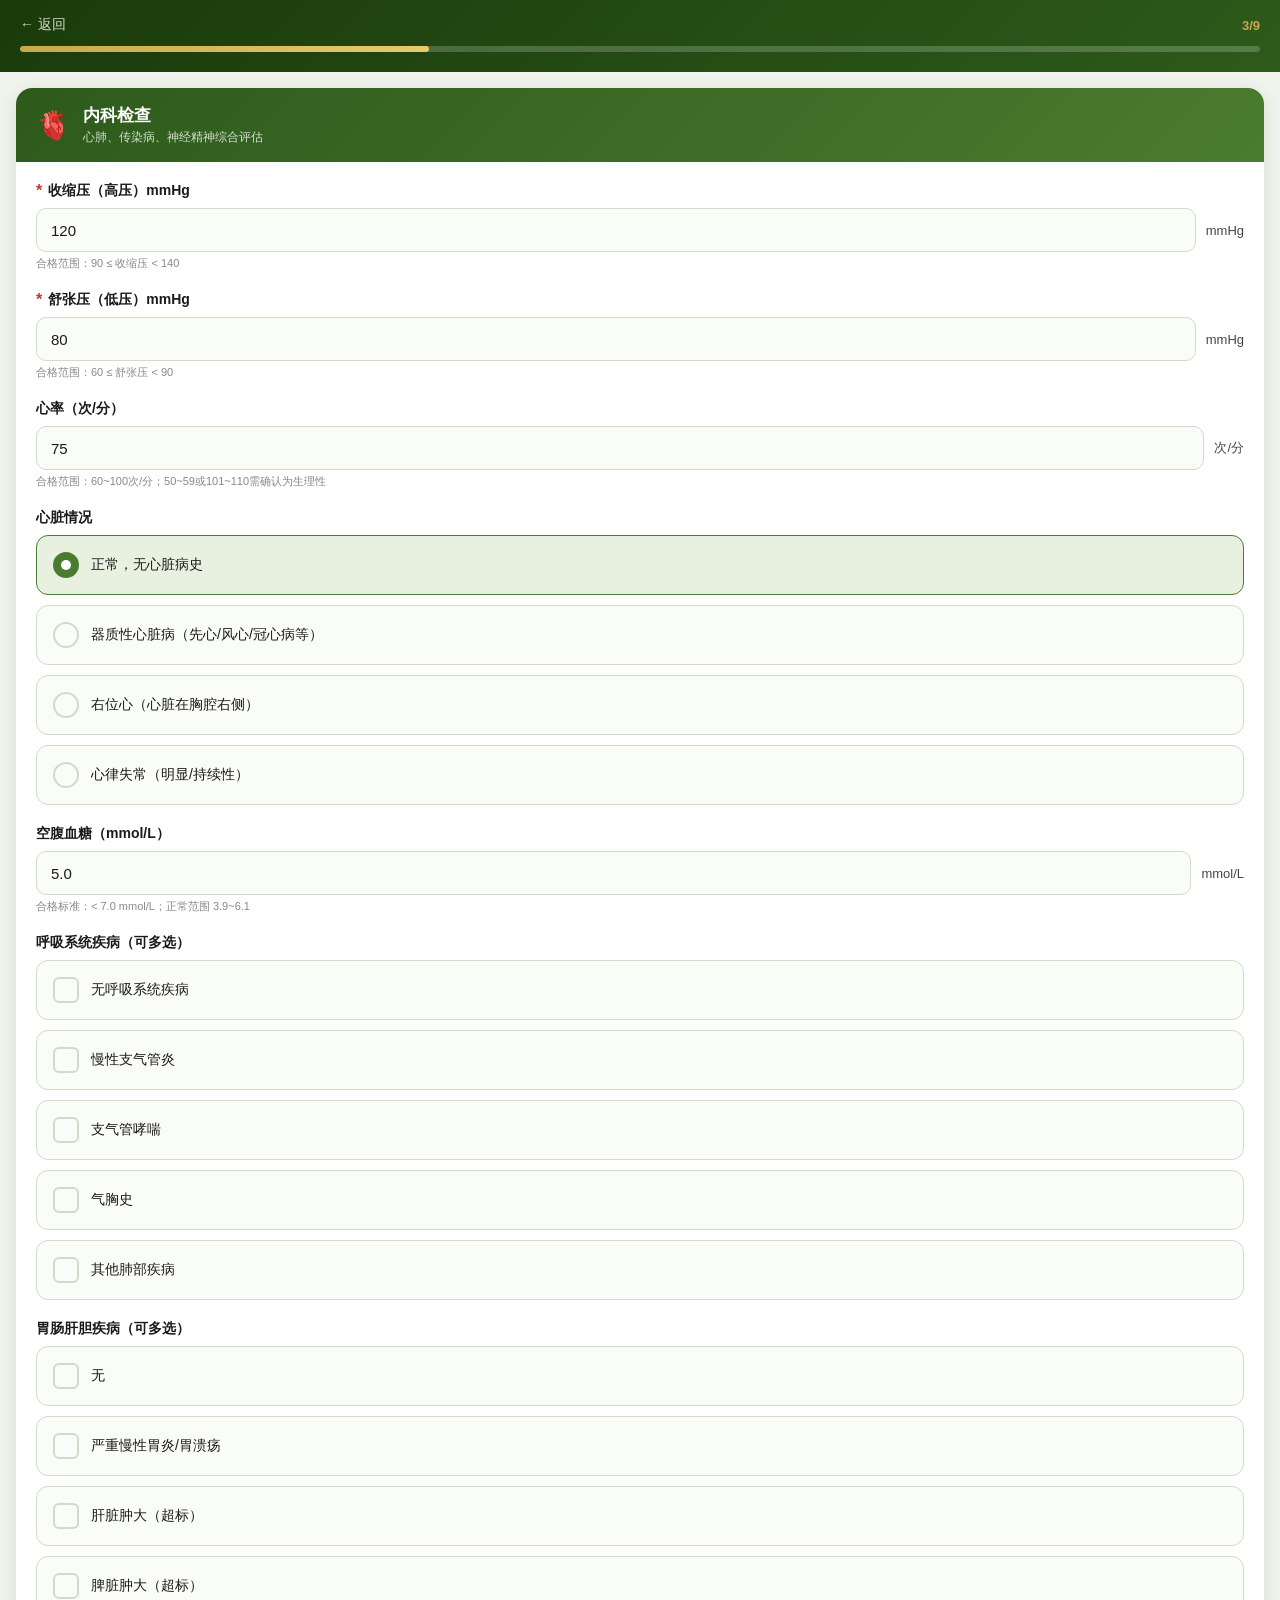
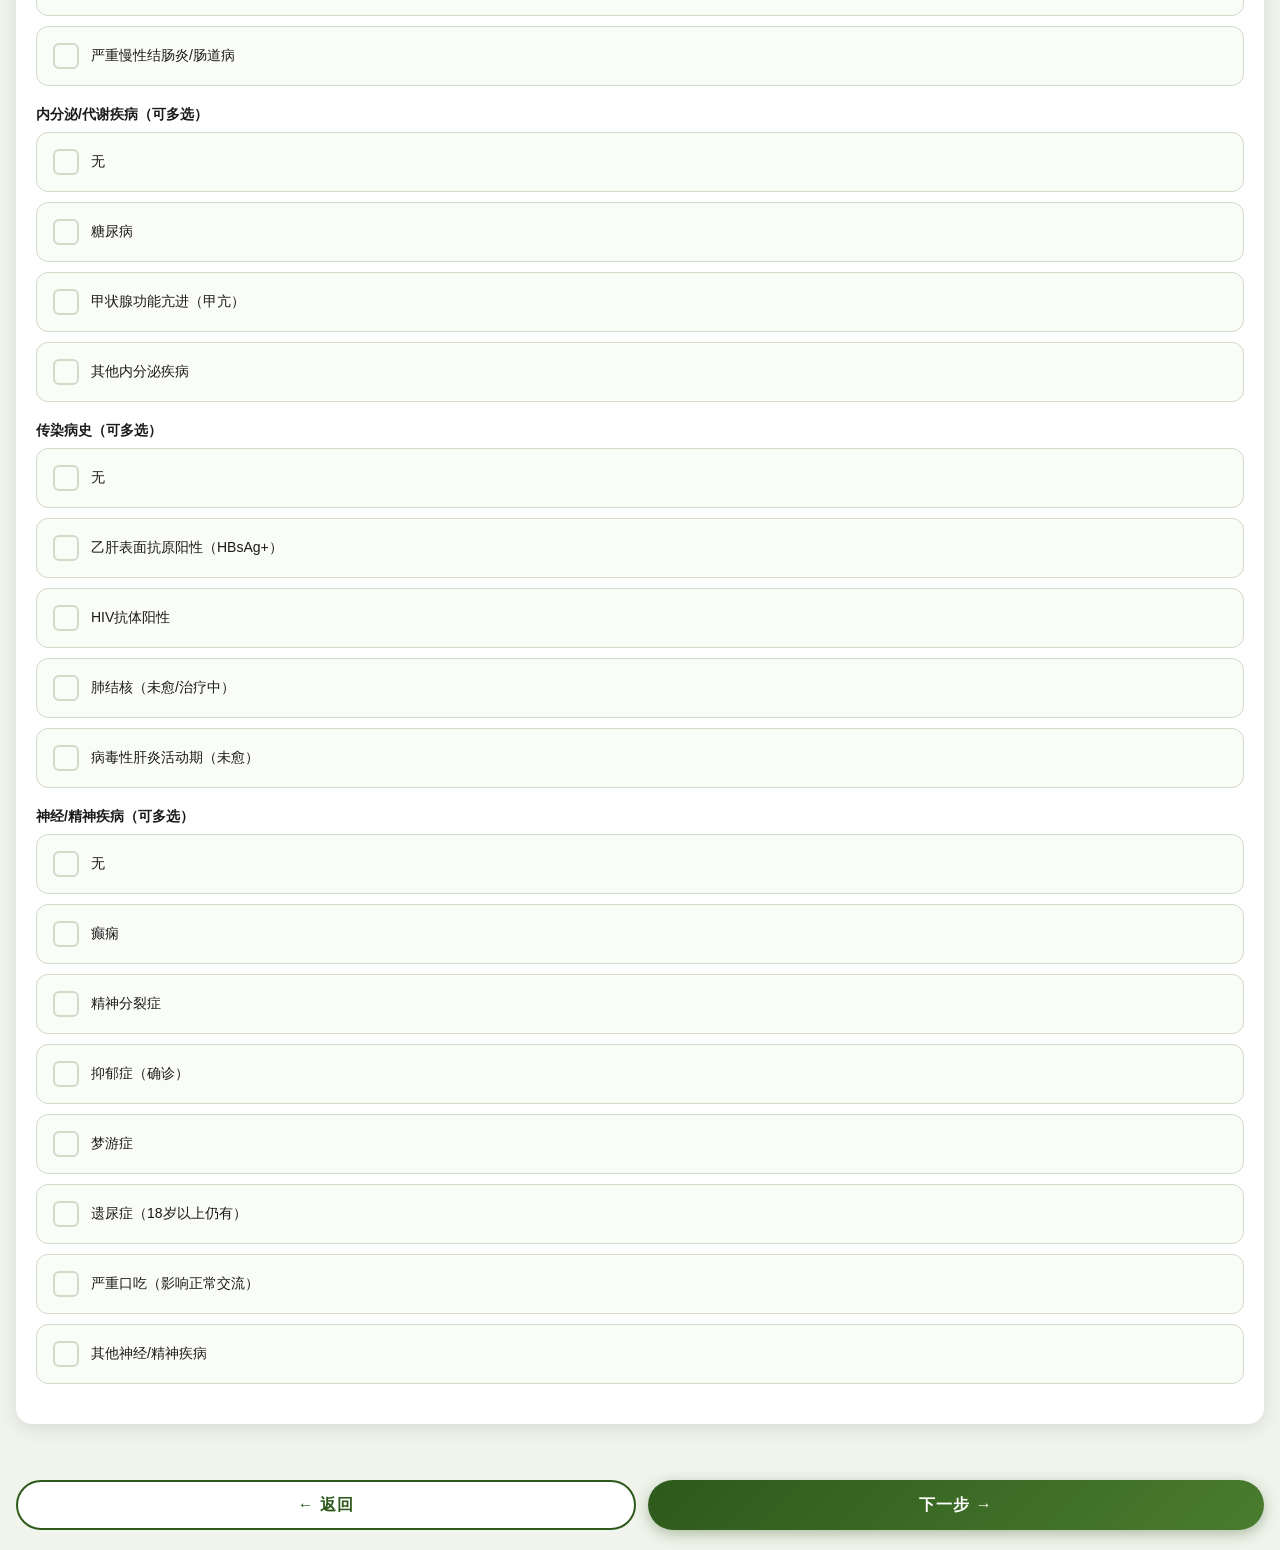
<file: internal.html>
<!DOCTYPE html>
<html lang="zh-CN">
<head>
    <meta charset="UTF-8">
    <meta name="viewport" content="width=device-width, initial-scale=1.0, maximum-scale=1.0, user-scalable=no">
    <title>内科检查 - 入伍体检自测</title>
    <link rel="stylesheet" href="styles.css">
</head>
<body>
    <div class="page-header">
        <div class="header-top">
            <a href="vision.html" class="btn-back-header">← 返回</a>
            <span class="header-step">3/9</span>
        </div>
        <div class="progress-track">
            <div class="progress-fill" style="width: 33%"></div>
        </div>
    </div>

    <div class="page-content">
        <div class="section-card fade-in">
            <div class="section-header">
                <span class="section-icon">🫀</span>
                <div>
                    <div class="section-name">内科检查</div>
                    <div class="section-desc">心肺、传染病、神经精神综合评估</div>
                </div>
            </div>
            <div class="section-body">

                <!-- 血压 -->
                <div class="field">
                    <div class="field-label"><span class="req">*</span>收缩压（高压）mmHg</div>
                    <div class="input-row">
                        <input type="number" id="bp-sys" placeholder="如：120" min="70" max="200" value="120">
                        <span class="input-unit">mmHg</span>
                    </div>
                    <div class="field-hint">合格范围：90 ≤ 收缩压 &lt; 140</div>
                </div>
                <div class="field">
                    <div class="field-label"><span class="req">*</span>舒张压（低压）mmHg</div>
                    <div class="input-row">
                        <input type="number" id="bp-dia" placeholder="如：80" min="40" max="140" value="80">
                        <span class="input-unit">mmHg</span>
                    </div>
                    <div class="field-hint">合格范围：60 ≤ 舒张压 &lt; 90</div>
                </div>

                <!-- 心率 -->
                <div class="field">
                    <div class="field-label">心率（次/分）</div>
                    <div class="input-row">
                        <input type="number" id="heart-rate" placeholder="如：75" min="40" max="150" value="75">
                        <span class="input-unit">次/分</span>
                    </div>
                    <div class="field-hint">合格范围：60~100次/分；50~59或101~110需确认为生理性</div>
                </div>

                <!-- 心脏 -->
                <div class="field">
                    <div class="field-label">心脏情况</div>
                    <div class="radio-group">
                        <label class="radio-item selected" onclick="selectRadio(this,'heart','normal')">
                            <input type="radio" name="heart" value="normal" checked>
                            <span class="radio-dot"></span>
                            <span class="option-text">正常，无心脏病史</span>
                        </label>
                        <label class="radio-item" onclick="selectRadio(this,'heart','organic')">
                            <input type="radio" name="heart" value="organic">
                            <span class="radio-dot"></span>
                            <span class="option-text">器质性心脏病（先心/风心/冠心病等）</span>
                        </label>
                        <label class="radio-item" onclick="selectRadio(this,'heart','rightside')">
                            <input type="radio" name="heart" value="rightside">
                            <span class="radio-dot"></span>
                            <span class="option-text">右位心（心脏在胸腔右侧）</span>
                        </label>
                        <label class="radio-item" onclick="selectRadio(this,'heart','arrhythmia')">
                            <input type="radio" name="heart" value="arrhythmia">
                            <span class="radio-dot"></span>
                            <span class="option-text">心律失常（明显/持续性）</span>
                        </label>
                    </div>
                </div>

                <!-- 血糖 -->
                <div class="field">
                    <div class="field-label">空腹血糖（mmol/L）</div>
                    <div class="input-row">
                        <input type="number" id="blood-glucose" placeholder="如：5.0" min="1" max="30" step="0.1" value="5.0">
                        <span class="input-unit">mmol/L</span>
                    </div>
                    <div class="field-hint">合格标准：&lt; 7.0 mmol/L；正常范围 3.9~6.1</div>
                </div>

                <!-- 呼吸系统 -->
                <div class="field">
                    <div class="field-label">呼吸系统疾病（可多选）</div>
                    <div class="checkbox-group">
                        <label class="checkbox-item" onclick="toggleCheckbox(this,event)">
                            <input type="checkbox" value="resp_none">
                            <span class="check-box">✓</span>
                            <span class="option-text">无呼吸系统疾病</span>
                        </label>
                        <label class="checkbox-item" onclick="toggleCheckbox(this,event)">
                            <input type="checkbox" value="resp_bronchitis">
                            <span class="check-box">✓</span>
                            <span class="option-text">慢性支气管炎</span>
                        </label>
                        <label class="checkbox-item" onclick="toggleCheckbox(this,event)">
                            <input type="checkbox" value="resp_asthma">
                            <span class="check-box">✓</span>
                            <span class="option-text">支气管哮喘</span>
                        </label>
                        <label class="checkbox-item" onclick="toggleCheckbox(this,event)">
                            <input type="checkbox" value="resp_pneumothorax">
                            <span class="check-box">✓</span>
                            <span class="option-text">气胸史</span>
                        </label>
                        <label class="checkbox-item" onclick="toggleCheckbox(this,event)">
                            <input type="checkbox" value="resp_other">
                            <span class="check-box">✓</span>
                            <span class="option-text">其他肺部疾病</span>
                        </label>
                    </div>
                </div>

                <!-- 胃肠肝胆 -->
                <div class="field">
                    <div class="field-label">胃肠肝胆疾病（可多选）</div>
                    <div class="checkbox-group">
                        <label class="checkbox-item" onclick="toggleCheckbox(this,event)">
                            <input type="checkbox" value="gi_none">
                            <span class="check-box">✓</span>
                            <span class="option-text">无</span>
                        </label>
                        <label class="checkbox-item" onclick="toggleCheckbox(this,event)">
                            <input type="checkbox" value="gi_gastric">
                            <span class="check-box">✓</span>
                            <span class="option-text">严重慢性胃炎/胃溃疡</span>
                        </label>
                        <label class="checkbox-item" onclick="toggleCheckbox(this,event)">
                            <input type="checkbox" value="gi_liver">
                            <span class="check-box">✓</span>
                            <span class="option-text">肝脏肿大（超标）</span>
                        </label>
                        <label class="checkbox-item" onclick="toggleCheckbox(this,event)">
                            <input type="checkbox" value="gi_spleen">
                            <span class="check-box">✓</span>
                            <span class="option-text">脾脏肿大（超标）</span>
                        </label>
                        <label class="checkbox-item" onclick="toggleCheckbox(this,event)">
                            <input type="checkbox" value="gi_colitis">
                            <span class="check-box">✓</span>
                            <span class="option-text">严重慢性结肠炎/肠道病</span>
                        </label>
                    </div>
                </div>

                <!-- 内分泌代谢 -->
                <div class="field">
                    <div class="field-label">内分泌/代谢疾病（可多选）</div>
                    <div class="checkbox-group">
                        <label class="checkbox-item" onclick="toggleCheckbox(this,event)">
                            <input type="checkbox" value="endo_none">
                            <span class="check-box">✓</span>
                            <span class="option-text">无</span>
                        </label>
                        <label class="checkbox-item" onclick="toggleCheckbox(this,event)">
                            <input type="checkbox" value="endo_diabetes">
                            <span class="check-box">✓</span>
                            <span class="option-text">糖尿病</span>
                        </label>
                        <label class="checkbox-item" onclick="toggleCheckbox(this,event)">
                            <input type="checkbox" value="endo_hyperthyroid">
                            <span class="check-box">✓</span>
                            <span class="option-text">甲状腺功能亢进（甲亢）</span>
                        </label>
                        <label class="checkbox-item" onclick="toggleCheckbox(this,event)">
                            <input type="checkbox" value="endo_other">
                            <span class="check-box">✓</span>
                            <span class="option-text">其他内分泌疾病</span>
                        </label>
                    </div>
                </div>

                <!-- 传染病 -->
                <div class="field">
                    <div class="field-label">传染病史（可多选）</div>
                    <div class="checkbox-group">
                        <label class="checkbox-item" onclick="toggleCheckbox(this,event)">
                            <input type="checkbox" value="inf_none">
                            <span class="check-box">✓</span>
                            <span class="option-text">无</span>
                        </label>
                        <label class="checkbox-item" onclick="toggleCheckbox(this,event)">
                            <input type="checkbox" value="inf_hbsag">
                            <span class="check-box">✓</span>
                            <span class="option-text">乙肝表面抗原阳性（HBsAg+）</span>
                        </label>
                        <label class="checkbox-item" onclick="toggleCheckbox(this,event)">
                            <input type="checkbox" value="inf_hiv">
                            <span class="check-box">✓</span>
                            <span class="option-text">HIV抗体阳性</span>
                        </label>
                        <label class="checkbox-item" onclick="toggleCheckbox(this,event)">
                            <input type="checkbox" value="inf_tb">
                            <span class="check-box">✓</span>
                            <span class="option-text">肺结核（未愈/治疗中）</span>
                        </label>
                        <label class="checkbox-item" onclick="toggleCheckbox(this,event)">
                            <input type="checkbox" value="inf_hepatitis">
                            <span class="check-box">✓</span>
                            <span class="option-text">病毒性肝炎活动期（未愈）</span>
                        </label>
                    </div>
                </div>

                <!-- 神经精神 -->
                <div class="field">
                    <div class="field-label">神经/精神疾病（可多选）</div>
                    <div class="checkbox-group">
                        <label class="checkbox-item" onclick="toggleCheckbox(this,event)">
                            <input type="checkbox" value="neuro_none">
                            <span class="check-box">✓</span>
                            <span class="option-text">无</span>
                        </label>
                        <label class="checkbox-item" onclick="toggleCheckbox(this,event)">
                            <input type="checkbox" value="neuro_epilepsy">
                            <span class="check-box">✓</span>
                            <span class="option-text">癫痫</span>
                        </label>
                        <label class="checkbox-item" onclick="toggleCheckbox(this,event)">
                            <input type="checkbox" value="neuro_schizophrenia">
                            <span class="check-box">✓</span>
                            <span class="option-text">精神分裂症</span>
                        </label>
                        <label class="checkbox-item" onclick="toggleCheckbox(this,event)">
                            <input type="checkbox" value="neuro_depression">
                            <span class="check-box">✓</span>
                            <span class="option-text">抑郁症（确诊）</span>
                        </label>
                        <label class="checkbox-item" onclick="toggleCheckbox(this,event)">
                            <input type="checkbox" value="neuro_sleepwalk">
                            <span class="check-box">✓</span>
                            <span class="option-text">梦游症</span>
                        </label>
                        <label class="checkbox-item" onclick="toggleCheckbox(this,event)">
                            <input type="checkbox" value="neuro_enuresis">
                            <span class="check-box">✓</span>
                            <span class="option-text">遗尿症（18岁以上仍有）</span>
                        </label>
                        <label class="checkbox-item" onclick="toggleCheckbox(this,event)">
                            <input type="checkbox" value="neuro_stutter">
                            <span class="check-box">✓</span>
                            <span class="option-text">严重口吃（影响正常交流）</span>
                        </label>
                        <label class="checkbox-item" onclick="toggleCheckbox(this,event)">
                            <input type="checkbox" value="neuro_other">
                            <span class="check-box">✓</span>
                            <span class="option-text">其他神经/精神疾病</span>
                        </label>
                    </div>
                </div>

                <!-- 神经精神其他 -->
                <div class="field" id="neuro-other-field" style="display:none">
                    <div class="field-label">其他神经/精神疾病（请描述）</div>
                    <input type="text" id="neuro-other-text" placeholder="请填写具体诊断" oninput="saveData()">
                </div>

            </div>
        </div>
    </div>

    <div class="page-nav">
        <a href="vision.html" class="btn-prev">← 返回</a>
        <a href="surgical.html" class="btn-next">下一步 →</a>
    </div>

    <script>
        const savedData = JSON.parse(localStorage.getItem('examData') || '{}');

        function setRadio(name, value) {
            const el = document.querySelector(`input[name="${name}"][value="${value}"]`);
            if (el) {
                el.checked = true;
                document.querySelectorAll(`input[name="${name}"]`).forEach(inp => {
                    inp.closest('.radio-item').classList.toggle('selected', inp.checked);
                });
            }
        }

        function restoreCheckboxes(vals) {
            (vals || []).forEach(v => {
                const cb = document.querySelector(`input[value="${v}"]`);
                if (cb && cb.type === 'checkbox') {
                    cb.checked = true;
                    cb.closest('.checkbox-item').classList.add('selected');
                }
            });
        }

        if (savedData.bpSys) document.getElementById('bp-sys').value = savedData.bpSys;
        if (savedData.bpDia) document.getElementById('bp-dia').value = savedData.bpDia;
        if (savedData.heartRate) document.getElementById('heart-rate').value = savedData.heartRate;
        if (savedData.bloodGlucose) document.getElementById('blood-glucose').value = savedData.bloodGlucose;
        if (savedData.heartCondition) setRadio('heart', savedData.heartCondition);
        restoreCheckboxes(savedData.respIssues);
        restoreCheckboxes(savedData.giIssues);
        restoreCheckboxes(savedData.endoIssues);
        restoreCheckboxes(savedData.infIssues);
        restoreCheckboxes(savedData.neuroIssues);
        if (savedData.neuroOtherText) document.getElementById('neuro-other-text').value = savedData.neuroOtherText;

        function checkOtherVisible() {
            const neuroOther = document.querySelector('input[value="neuro_other"]');
            document.getElementById('neuro-other-field').style.display = (neuroOther && neuroOther.checked) ? 'block' : 'none';
        }
        checkOtherVisible();

        function selectRadio(el, name, value) {
            el.parentElement.querySelectorAll('.radio-item').forEach(i => i.classList.remove('selected'));
            el.classList.add('selected');
            saveData();
        }

        function toggleCheckbox(el, e) {
            if (e) e.preventDefault();
            el.classList.toggle('selected');
            el.querySelector('input').checked = el.classList.contains('selected');
            checkOtherVisible();
            saveData();
        }

        function getCheckedValues(selector) {
            const vals = [];
            document.querySelectorAll(`${selector} input[type="checkbox"]:checked`).forEach(cb => vals.push(cb.value));
            return vals;
        }

        function saveData() {
            const data = {
                bpSys: document.getElementById('bp-sys').value,
                bpDia: document.getElementById('bp-dia').value,
                heartRate: document.getElementById('heart-rate').value,
                bloodGlucose: document.getElementById('blood-glucose').value,
                heartCondition: document.querySelector('input[name="heart"]:checked')?.value || 'normal',
                respIssues: getCheckedValues('.field:nth-child(6) .checkbox-group'),
                giIssues: getCheckedValues('.field:nth-child(7) .checkbox-group'),
                endoIssues: getCheckedValues('.field:nth-child(8) .checkbox-group'),
                infIssues: getCheckedValues('.field:nth-child(9) .checkbox-group'),
                neuroIssues: getCheckedValues('.field:nth-child(10) .checkbox-group'),
                neuroOtherText: document.getElementById('neuro-other-text').value,
            };
            localStorage.setItem('examData', JSON.stringify({...savedData, ...data}));
        }

        document.querySelectorAll('input[type="number"]').forEach(el => el.addEventListener('input', saveData));
    </script>
</body>
</html>
</file>
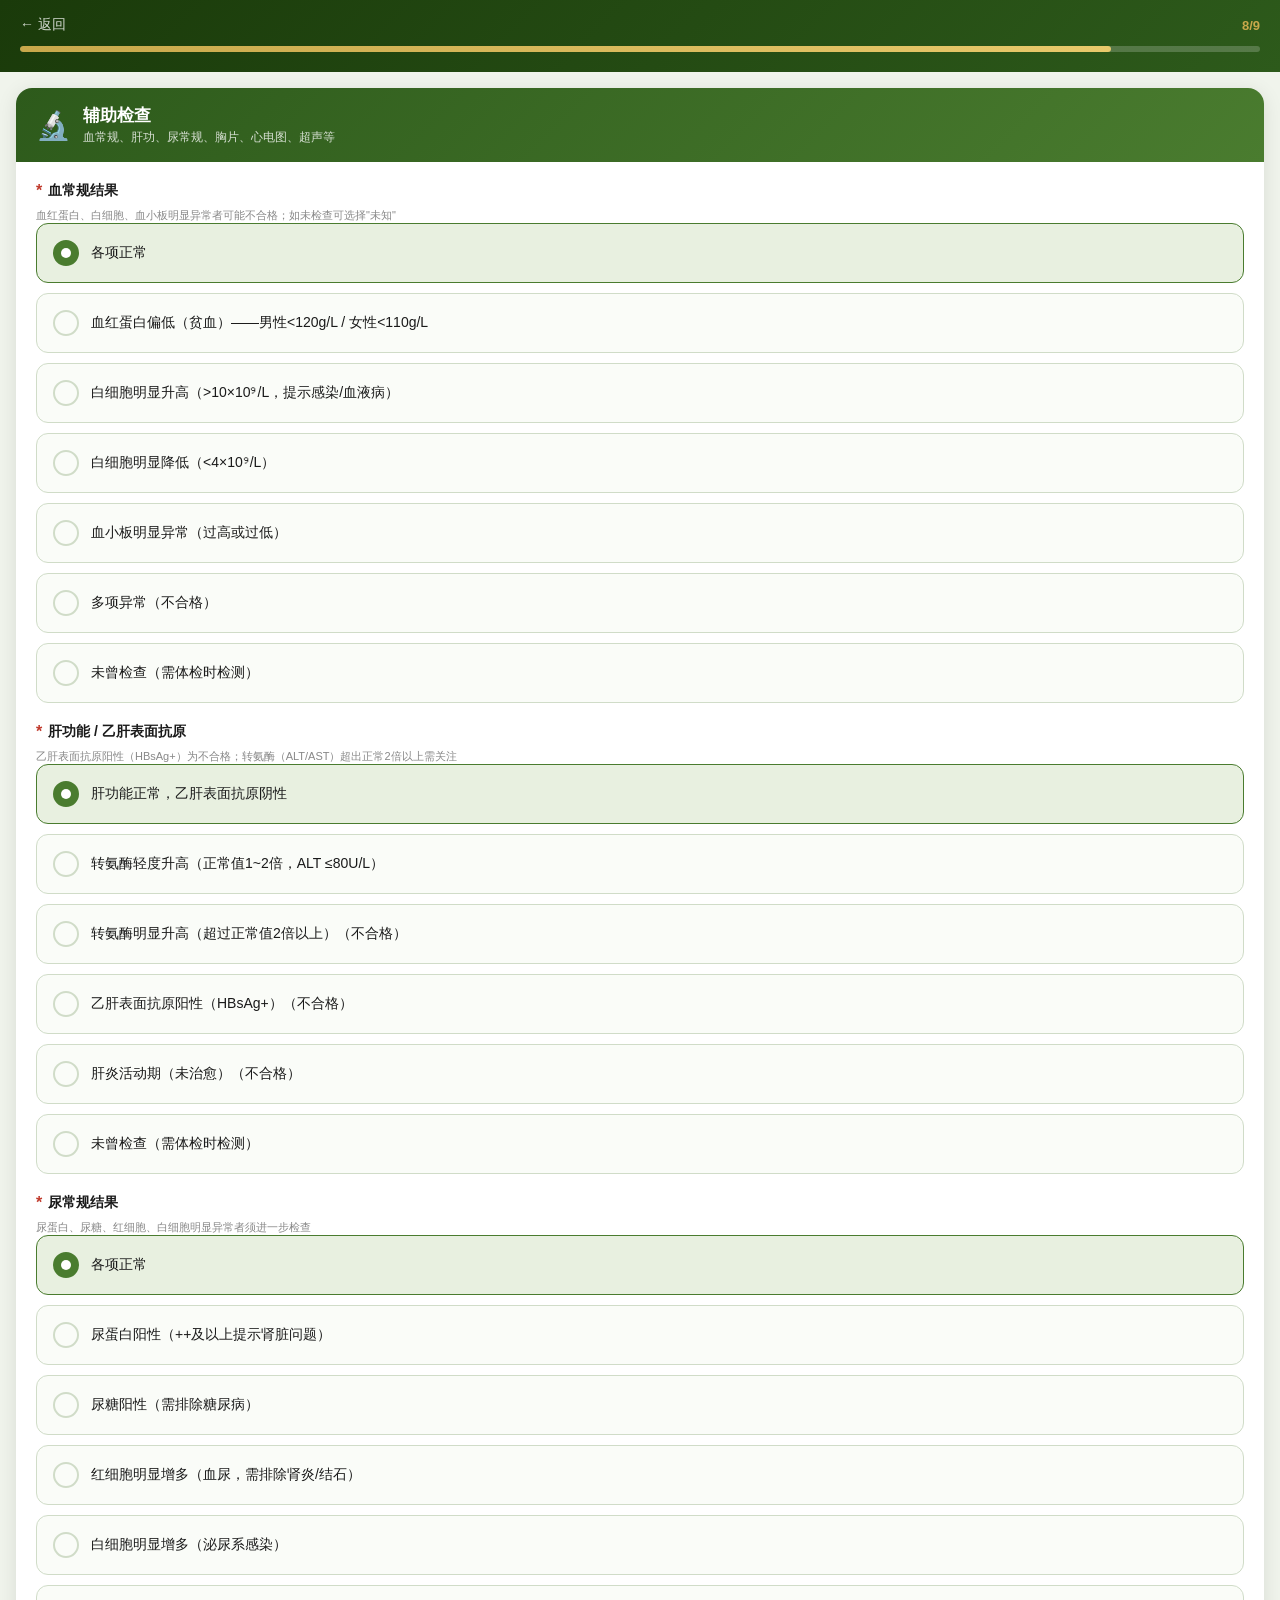
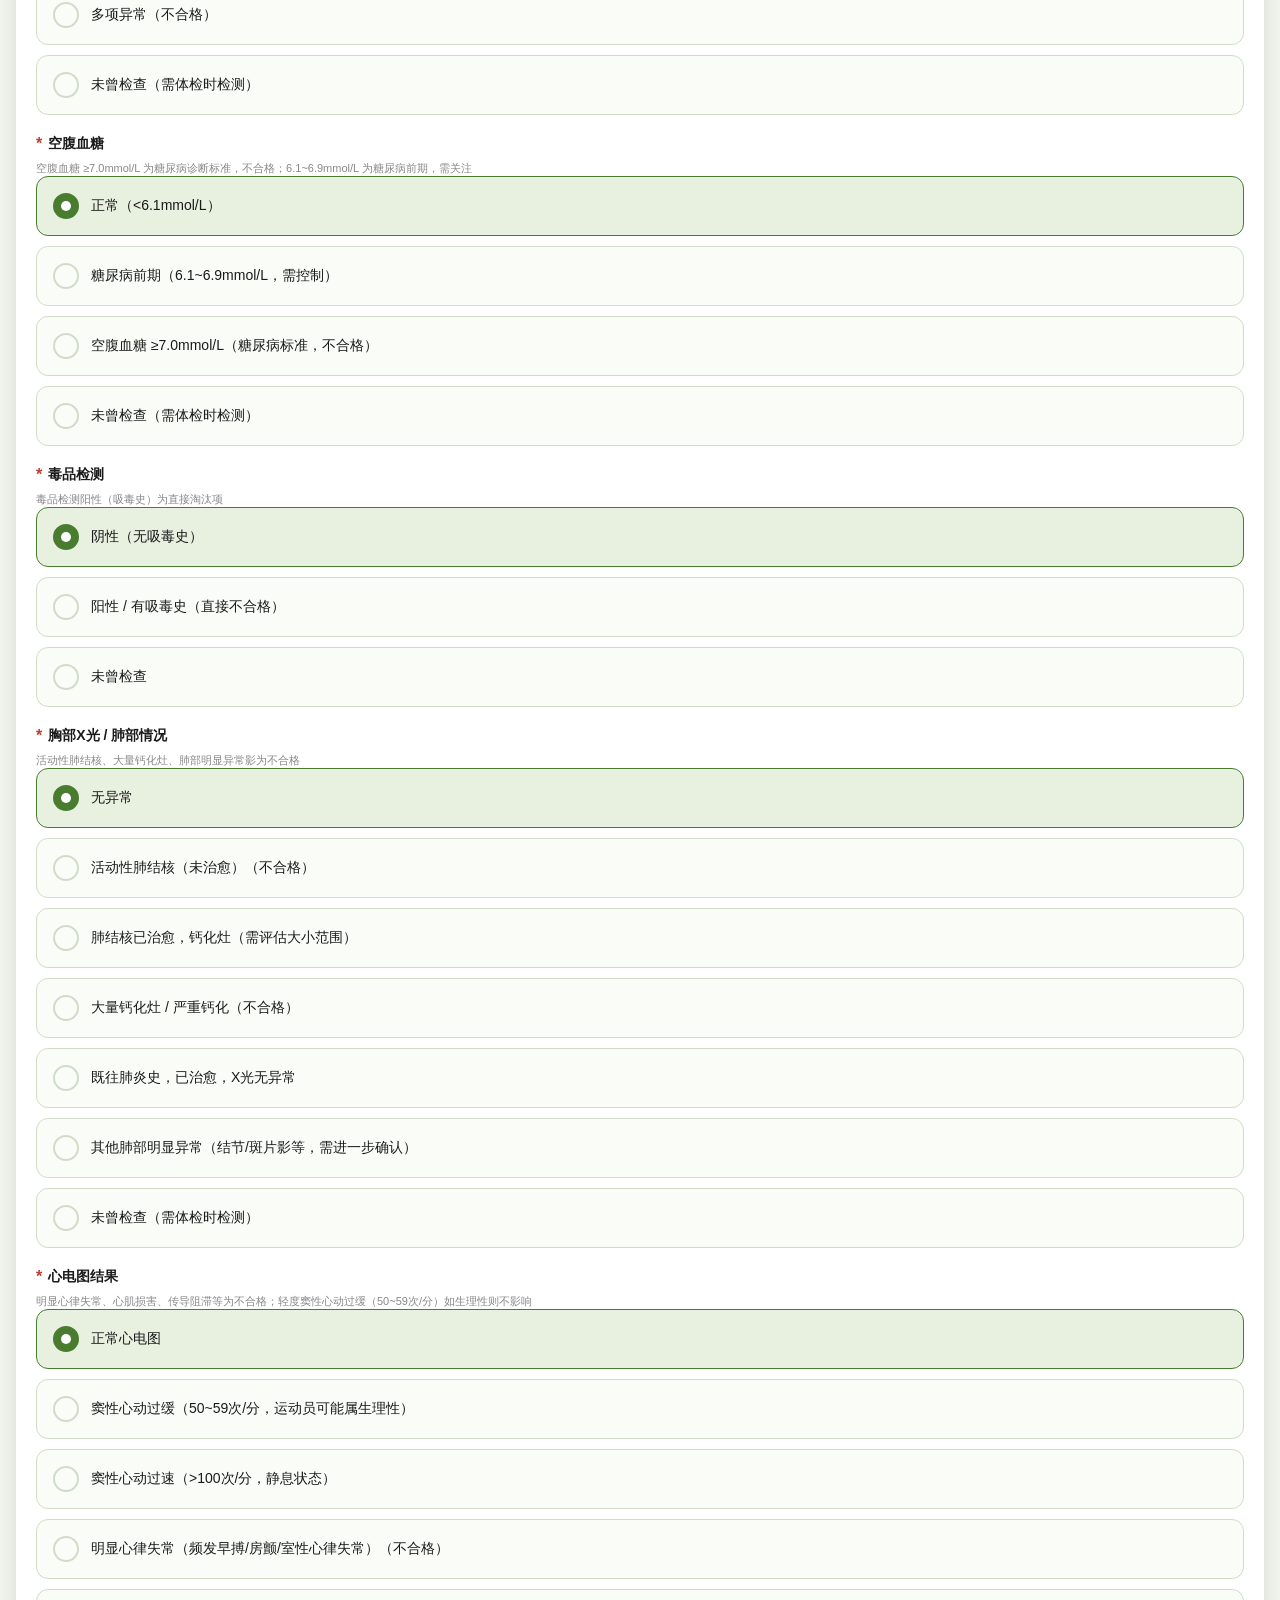
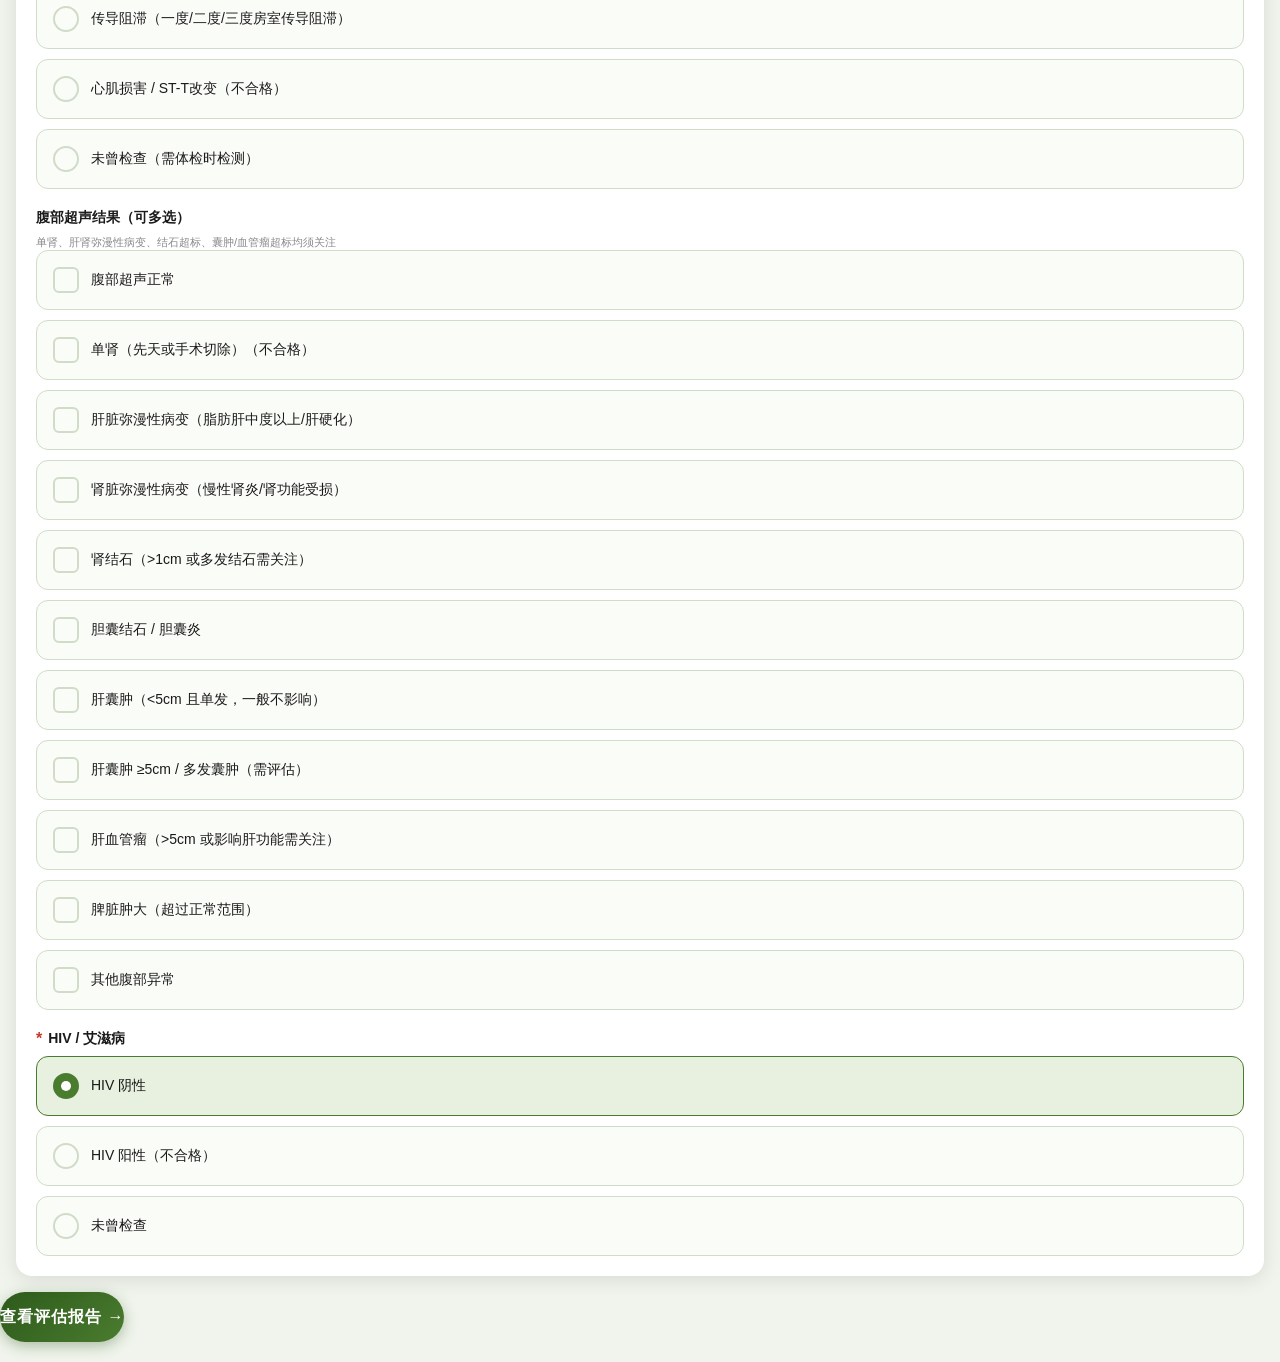
<file: labtest.html>
<!DOCTYPE html>
<html lang="zh-CN">
<head>
    <meta charset="UTF-8">
    <meta name="viewport" content="width=device-width, initial-scale=1.0, maximum-scale=1.0, user-scalable=no">
    <title>辅助检查 - 入伍体检自测</title>
    <link rel="stylesheet" href="styles.css">
</head>
<body>
    <div class="page-header">
        <div class="header-top">
            <a id="btn-back" href="dental.html" class="btn-back-header">← 返回</a>
            <span class="header-step">8/9</span>
        </div>
        <div class="progress-track">
            <div class="progress-fill" style="width: 88%"></div>
        </div>
    </div>

    <div class="page-content">
        <div class="section-card fade-in">
            <div class="section-header">
                <span class="section-icon">🔬</span>
                <div>
                    <div class="section-name">辅助检查</div>
                    <div class="section-desc">血常规、肝功、尿常规、胸片、心电图、超声等</div>
                </div>
            </div>
            <div class="section-body">

                <!-- 血常规 -->
                <div class="field">
                    <div class="field-label"><span class="req">*</span>血常规结果</div>
                    <div class="field-hint">血红蛋白、白细胞、血小板明显异常者可能不合格；如未检查可选择"未知"</div>
                    <div class="radio-group">
                        <label class="radio-item selected" onclick="selectRadio(this,'bloodRoutine','normal')">
                            <input type="radio" name="bloodRoutine" value="normal" checked>
                            <span class="radio-dot"></span>
                            <span class="option-text">各项正常</span>
                        </label>
                        <label class="radio-item" onclick="selectRadio(this,'bloodRoutine','anemia')">
                            <input type="radio" name="bloodRoutine" value="anemia">
                            <span class="radio-dot"></span>
                            <span class="option-text">血红蛋白偏低（贫血）——男性&lt;120g/L / 女性&lt;110g/L</span>
                        </label>
                        <label class="radio-item" onclick="selectRadio(this,'bloodRoutine','wbc_high')">
                            <input type="radio" name="bloodRoutine" value="wbc_high">
                            <span class="radio-dot"></span>
                            <span class="option-text">白细胞明显升高（&gt;10×10⁹/L，提示感染/血液病）</span>
                        </label>
                        <label class="radio-item" onclick="selectRadio(this,'bloodRoutine','wbc_low')">
                            <input type="radio" name="bloodRoutine" value="wbc_low">
                            <span class="radio-dot"></span>
                            <span class="option-text">白细胞明显降低（&lt;4×10⁹/L）</span>
                        </label>
                        <label class="radio-item" onclick="selectRadio(this,'bloodRoutine','plt_abnormal')">
                            <input type="radio" name="bloodRoutine" value="plt_abnormal">
                            <span class="radio-dot"></span>
                            <span class="option-text">血小板明显异常（过高或过低）</span>
                        </label>
                        <label class="radio-item" onclick="selectRadio(this,'bloodRoutine','multiple_abnormal')">
                            <input type="radio" name="bloodRoutine" value="multiple_abnormal">
                            <span class="radio-dot"></span>
                            <span class="option-text">多项异常（不合格）</span>
                        </label>
                        <label class="radio-item" onclick="selectRadio(this,'bloodRoutine','unknown')">
                            <input type="radio" name="bloodRoutine" value="unknown">
                            <span class="radio-dot"></span>
                            <span class="option-text">未曾检查（需体检时检测）</span>
                        </label>
                    </div>
                </div>

                <!-- 肝功能 -->
                <div class="field">
                    <div class="field-label"><span class="req">*</span>肝功能 / 乙肝表面抗原</div>
                    <div class="field-hint">乙肝表面抗原阳性（HBsAg+）为不合格；转氨酶（ALT/AST）超出正常2倍以上需关注</div>
                    <div class="radio-group">
                        <label class="radio-item selected" onclick="selectRadio(this,'liverFunc','normal')">
                            <input type="radio" name="liverFunc" value="normal" checked>
                            <span class="radio-dot"></span>
                            <span class="option-text">肝功能正常，乙肝表面抗原阴性</span>
                        </label>
                        <label class="radio-item" onclick="selectRadio(this,'liverFunc','alt_mild')">
                            <input type="radio" name="liverFunc" value="alt_mild">
                            <span class="radio-dot"></span>
                            <span class="option-text">转氨酶轻度升高（正常值1~2倍，ALT ≤80U/L）</span>
                        </label>
                        <label class="radio-item" onclick="selectRadio(this,'liverFunc','alt_high')">
                            <input type="radio" name="liverFunc" value="alt_high">
                            <span class="radio-dot"></span>
                            <span class="option-text">转氨酶明显升高（超过正常值2倍以上）（不合格）</span>
                        </label>
                        <label class="radio-item" onclick="selectRadio(this,'liverFunc','hbsag_positive')">
                            <input type="radio" name="liverFunc" value="hbsag_positive">
                            <span class="radio-dot"></span>
                            <span class="option-text">乙肝表面抗原阳性（HBsAg+）（不合格）</span>
                        </label>
                        <label class="radio-item" onclick="selectRadio(this,'liverFunc','hepatitis_active')">
                            <input type="radio" name="liverFunc" value="hepatitis_active">
                            <span class="radio-dot"></span>
                            <span class="option-text">肝炎活动期（未治愈）（不合格）</span>
                        </label>
                        <label class="radio-item" onclick="selectRadio(this,'liverFunc','unknown')">
                            <input type="radio" name="liverFunc" value="unknown">
                            <span class="radio-dot"></span>
                            <span class="option-text">未曾检查（需体检时检测）</span>
                        </label>
                    </div>
                </div>

                <!-- 尿常规 -->
                <div class="field">
                    <div class="field-label"><span class="req">*</span>尿常规结果</div>
                    <div class="field-hint">尿蛋白、尿糖、红细胞、白细胞明显异常者须进一步检查</div>
                    <div class="radio-group">
                        <label class="radio-item selected" onclick="selectRadio(this,'urineRoutine','normal')">
                            <input type="radio" name="urineRoutine" value="normal" checked>
                            <span class="radio-dot"></span>
                            <span class="option-text">各项正常</span>
                        </label>
                        <label class="radio-item" onclick="selectRadio(this,'urineRoutine','protein')">
                            <input type="radio" name="urineRoutine" value="protein">
                            <span class="radio-dot"></span>
                            <span class="option-text">尿蛋白阳性（++及以上提示肾脏问题）</span>
                        </label>
                        <label class="radio-item" onclick="selectRadio(this,'urineRoutine','glucose')">
                            <input type="radio" name="urineRoutine" value="glucose">
                            <span class="radio-dot"></span>
                            <span class="option-text">尿糖阳性（需排除糖尿病）</span>
                        </label>
                        <label class="radio-item" onclick="selectRadio(this,'urineRoutine','rbc')">
                            <input type="radio" name="urineRoutine" value="rbc">
                            <span class="radio-dot"></span>
                            <span class="option-text">红细胞明显增多（血尿，需排除肾炎/结石）</span>
                        </label>
                        <label class="radio-item" onclick="selectRadio(this,'urineRoutine','wbc')">
                            <input type="radio" name="urineRoutine" value="wbc">
                            <span class="radio-dot"></span>
                            <span class="option-text">白细胞明显增多（泌尿系感染）</span>
                        </label>
                        <label class="radio-item" onclick="selectRadio(this,'urineRoutine','multiple')">
                            <input type="radio" name="urineRoutine" value="multiple">
                            <span class="radio-dot"></span>
                            <span class="option-text">多项异常（不合格）</span>
                        </label>
                        <label class="radio-item" onclick="selectRadio(this,'urineRoutine','unknown')">
                            <input type="radio" name="urineRoutine" value="unknown">
                            <span class="radio-dot"></span>
                            <span class="option-text">未曾检查（需体检时检测）</span>
                        </label>
                    </div>
                </div>

                <!-- 血糖 -->
                <div class="field">
                    <div class="field-label"><span class="req">*</span>空腹血糖</div>
                    <div class="field-hint">空腹血糖 ≥7.0mmol/L 为糖尿病诊断标准，不合格；6.1~6.9mmol/L 为糖尿病前期，需关注</div>
                    <div class="radio-group">
                        <label class="radio-item selected" onclick="selectRadio(this,'bloodSugar','normal')">
                            <input type="radio" name="bloodSugar" value="normal" checked>
                            <span class="radio-dot"></span>
                            <span class="option-text">正常（&lt;6.1mmol/L）</span>
                        </label>
                        <label class="radio-item" onclick="selectRadio(this,'bloodSugar','prediabetes')">
                            <input type="radio" name="bloodSugar" value="prediabetes">
                            <span class="radio-dot"></span>
                            <span class="option-text">糖尿病前期（6.1~6.9mmol/L，需控制）</span>
                        </label>
                        <label class="radio-item" onclick="selectRadio(this,'bloodSugar','diabetes')">
                            <input type="radio" name="bloodSugar" value="diabetes">
                            <span class="radio-dot"></span>
                            <span class="option-text">空腹血糖 ≥7.0mmol/L（糖尿病标准，不合格）</span>
                        </label>
                        <label class="radio-item" onclick="selectRadio(this,'bloodSugar','unknown')">
                            <input type="radio" name="bloodSugar" value="unknown">
                            <span class="radio-dot"></span>
                            <span class="option-text">未曾检查（需体检时检测）</span>
                        </label>
                    </div>
                </div>

                <!-- 毒品检测 -->
                <div class="field">
                    <div class="field-label"><span class="req">*</span>毒品检测</div>
                    <div class="field-hint">毒品检测阳性（吸毒史）为直接淘汰项</div>
                    <div class="radio-group">
                        <label class="radio-item selected" onclick="selectRadio(this,'drugTest','negative')">
                            <input type="radio" name="drugTest" value="negative" checked>
                            <span class="radio-dot"></span>
                            <span class="option-text">阴性（无吸毒史）</span>
                        </label>
                        <label class="radio-item" onclick="selectRadio(this,'drugTest','positive')">
                            <input type="radio" name="drugTest" value="positive">
                            <span class="radio-dot"></span>
                            <span class="option-text">阳性 / 有吸毒史（直接不合格）</span>
                        </label>
                        <label class="radio-item" onclick="selectRadio(this,'drugTest','unknown')">
                            <input type="radio" name="drugTest" value="unknown">
                            <span class="radio-dot"></span>
                            <span class="option-text">未曾检查</span>
                        </label>
                    </div>
                </div>

                <!-- 胸部X光 / 肺部 -->
                <div class="field">
                    <div class="field-label"><span class="req">*</span>胸部X光 / 肺部情况</div>
                    <div class="field-hint">活动性肺结核、大量钙化灶、肺部明显异常影为不合格</div>
                    <div class="radio-group">
                        <label class="radio-item selected" onclick="selectRadio(this,'chestXray','normal')">
                            <input type="radio" name="chestXray" value="normal" checked>
                            <span class="radio-dot"></span>
                            <span class="option-text">无异常</span>
                        </label>
                        <label class="radio-item" onclick="selectRadio(this,'chestXray','tb_active')">
                            <input type="radio" name="chestXray" value="tb_active">
                            <span class="radio-dot"></span>
                            <span class="option-text">活动性肺结核（未治愈）（不合格）</span>
                        </label>
                        <label class="radio-item" onclick="selectRadio(this,'chestXray','tb_calcified')">
                            <input type="radio" name="chestXray" value="tb_calcified">
                            <span class="radio-dot"></span>
                            <span class="option-text">肺结核已治愈，钙化灶（需评估大小范围）</span>
                        </label>
                        <label class="radio-item" onclick="selectRadio(this,'chestXray','tb_severe_calcified')">
                            <input type="radio" name="chestXray" value="tb_severe_calcified">
                            <span class="radio-dot"></span>
                            <span class="option-text">大量钙化灶 / 严重钙化（不合格）</span>
                        </label>
                        <label class="radio-item" onclick="selectRadio(this,'chestXray','pneumonia_history')">
                            <input type="radio" name="chestXray" value="pneumonia_history">
                            <span class="radio-dot"></span>
                            <span class="option-text">既往肺炎史，已治愈，X光无异常</span>
                        </label>
                        <label class="radio-item" onclick="selectRadio(this,'chestXray','other_abnormal')">
                            <input type="radio" name="chestXray" value="other_abnormal">
                            <span class="radio-dot"></span>
                            <span class="option-text">其他肺部明显异常（结节/斑片影等，需进一步确认）</span>
                        </label>
                        <label class="radio-item" onclick="selectRadio(this,'chestXray','unknown')">
                            <input type="radio" name="chestXray" value="unknown">
                            <span class="radio-dot"></span>
                            <span class="option-text">未曾检查（需体检时检测）</span>
                        </label>
                    </div>
                </div>

                <!-- 心电图 -->
                <div class="field">
                    <div class="field-label"><span class="req">*</span>心电图结果</div>
                    <div class="field-hint">明显心律失常、心肌损害、传导阻滞等为不合格；轻度窦性心动过缓（50~59次/分）如生理性则不影响</div>
                    <div class="radio-group">
                        <label class="radio-item selected" onclick="selectRadio(this,'ecg','normal')">
                            <input type="radio" name="ecg" value="normal" checked>
                            <span class="radio-dot"></span>
                            <span class="option-text">正常心电图</span>
                        </label>
                        <label class="radio-item" onclick="selectRadio(this,'ecg','sinus_brady')">
                            <input type="radio" name="ecg" value="sinus_brady">
                            <span class="radio-dot"></span>
                            <span class="option-text">窦性心动过缓（50~59次/分，运动员可能属生理性）</span>
                        </label>
                        <label class="radio-item" onclick="selectRadio(this,'ecg','sinus_tachy')">
                            <input type="radio" name="ecg" value="sinus_tachy">
                            <span class="radio-dot"></span>
                            <span class="option-text">窦性心动过速（&gt;100次/分，静息状态）</span>
                        </label>
                        <label class="radio-item" onclick="selectRadio(this,'ecg','arrhythmia')">
                            <input type="radio" name="ecg" value="arrhythmia">
                            <span class="radio-dot"></span>
                            <span class="option-text">明显心律失常（频发早搏/房颤/室性心律失常）（不合格）</span>
                        </label>
                        <label class="radio-item" onclick="selectRadio(this,'ecg','block')">
                            <input type="radio" name="ecg" value="block">
                            <span class="radio-dot"></span>
                            <span class="option-text">传导阻滞（一度/二度/三度房室传导阻滞）</span>
                        </label>
                        <label class="radio-item" onclick="selectRadio(this,'ecg','myocardial')">
                            <input type="radio" name="ecg" value="myocardial">
                            <span class="radio-dot"></span>
                            <span class="option-text">心肌损害 / ST-T改变（不合格）</span>
                        </label>
                        <label class="radio-item" onclick="selectRadio(this,'ecg','unknown')">
                            <input type="radio" name="ecg" value="unknown">
                            <span class="radio-dot"></span>
                            <span class="option-text">未曾检查（需体检时检测）</span>
                        </label>
                    </div>
                </div>

                <!-- 腹部超声 -->
                <div class="field">
                    <div class="field-label">腹部超声结果（可多选）</div>
                    <div class="field-hint">单肾、肝肾弥漫性病变、结石超标、囊肿/血管瘤超标均须关注</div>
                    <div class="checkbox-group">
                        <label class="checkbox-item" onclick="toggleCheckbox(this,event)">
                            <input type="checkbox" value="us_normal">
                            <span class="check-box">✓</span>
                            <span class="option-text">腹部超声正常</span>
                        </label>
                        <label class="checkbox-item" onclick="toggleCheckbox(this,event)">
                            <input type="checkbox" value="us_single_kidney">
                            <span class="check-box">✓</span>
                            <span class="option-text">单肾（先天或手术切除）（不合格）</span>
                        </label>
                        <label class="checkbox-item" onclick="toggleCheckbox(this,event)">
                            <input type="checkbox" value="us_liver_diffuse">
                            <span class="check-box">✓</span>
                            <span class="option-text">肝脏弥漫性病变（脂肪肝中度以上/肝硬化）</span>
                        </label>
                        <label class="checkbox-item" onclick="toggleCheckbox(this,event)">
                            <input type="checkbox" value="us_kidney_diffuse">
                            <span class="check-box">✓</span>
                            <span class="option-text">肾脏弥漫性病变（慢性肾炎/肾功能受损）</span>
                        </label>
                        <label class="checkbox-item" onclick="toggleCheckbox(this,event)">
                            <input type="checkbox" value="us_kidney_stone">
                            <span class="check-box">✓</span>
                            <span class="option-text">肾结石（&gt;1cm 或多发结石需关注）</span>
                        </label>
                        <label class="checkbox-item" onclick="toggleCheckbox(this,event)">
                            <input type="checkbox" value="us_gallstone">
                            <span class="check-box">✓</span>
                            <span class="option-text">胆囊结石 / 胆囊炎</span>
                        </label>
                        <label class="checkbox-item" onclick="toggleCheckbox(this,event)">
                            <input type="checkbox" value="us_liver_cyst">
                            <span class="check-box">✓</span>
                            <span class="option-text">肝囊肿（&lt;5cm 且单发，一般不影响）</span>
                        </label>
                        <label class="checkbox-item" onclick="toggleCheckbox(this,event)">
                            <input type="checkbox" value="us_liver_cyst_large">
                            <span class="check-box">✓</span>
                            <span class="option-text">肝囊肿 ≥5cm / 多发囊肿（需评估）</span>
                        </label>
                        <label class="checkbox-item" onclick="toggleCheckbox(this,event)">
                            <input type="checkbox" value="us_hemangioma">
                            <span class="check-box">✓</span>
                            <span class="option-text">肝血管瘤（&gt;5cm 或影响肝功能需关注）</span>
                        </label>
                        <label class="checkbox-item" onclick="toggleCheckbox(this,event)">
                            <input type="checkbox" value="us_spleen">
                            <span class="check-box">✓</span>
                            <span class="option-text">脾脏肿大（超过正常范围）</span>
                        </label>
                        <label class="checkbox-item" onclick="toggleCheckbox(this,event)" id="us-other-toggle">
                            <input type="checkbox" value="us_other">
                            <span class="check-box">✓</span>
                            <span class="option-text">其他腹部异常</span>
                        </label>
                    </div>
                    <div id="us-other-detail" style="display:none;margin-top:10px">
                        <textarea id="us-other-text" class="other-input" rows="2" placeholder="请描述其他腹部超声异常..." oninput="saveData()"></textarea>
                    </div>
                </div>

                <!-- 妇科超声（女性） -->
                <div class="field" id="gynecology-us-field" style="display:none">
                    <div class="field-label">妇科超声结果（女性，可多选）</div>
                    <div class="field-hint">子宫肌瘤、卵巢囊肿、不明包块等须关注</div>
                    <div class="checkbox-group" id="gynecology-us-group">
                        <label class="checkbox-item" onclick="toggleCheckbox(this,event)">
                            <input type="checkbox" value="gus_normal">
                            <span class="check-box">✓</span>
                            <span class="option-text">妇科超声正常</span>
                        </label>
                        <label class="checkbox-item" onclick="toggleCheckbox(this,event)">
                            <input type="checkbox" value="gus_myoma_small">
                            <span class="check-box">✓</span>
                            <span class="option-text">子宫肌瘤（直径&lt;3cm，无症状）</span>
                        </label>
                        <label class="checkbox-item" onclick="toggleCheckbox(this,event)">
                            <input type="checkbox" value="gus_myoma_large">
                            <span class="check-box">✓</span>
                            <span class="option-text">子宫肌瘤（直径≥3cm 或多发）（需评估）</span>
                        </label>
                        <label class="checkbox-item" onclick="toggleCheckbox(this,event)">
                            <input type="checkbox" value="gus_ovarian_cyst">
                            <span class="check-box">✓</span>
                            <span class="option-text">卵巢囊肿（生理性/功能性，&lt;5cm）</span>
                        </label>
                        <label class="checkbox-item" onclick="toggleCheckbox(this,event)">
                            <input type="checkbox" value="gus_ovarian_cyst_large">
                            <span class="check-box">✓</span>
                            <span class="option-text">卵巢囊肿（&gt;5cm 或性质不明）（不合格）</span>
                        </label>
                        <label class="checkbox-item" onclick="toggleCheckbox(this,event)">
                            <input type="checkbox" value="gus_unknown_mass">
                            <span class="check-box">✓</span>
                            <span class="option-text">盆腔不明包块（待查）（不合格）</span>
                        </label>
                    </div>
                </div>

                <!-- HIV -->
                <div class="field">
                    <div class="field-label"><span class="req">*</span>HIV / 艾滋病</div>
                    <div class="radio-group">
                        <label class="radio-item selected" onclick="selectRadio(this,'hiv','negative')">
                            <input type="radio" name="hiv" value="negative" checked>
                            <span class="radio-dot"></span>
                            <span class="option-text">HIV 阴性</span>
                        </label>
                        <label class="radio-item" onclick="selectRadio(this,'hiv','positive')">
                            <input type="radio" name="hiv" value="positive">
                            <span class="radio-dot"></span>
                            <span class="option-text">HIV 阳性（不合格）</span>
                        </label>
                        <label class="radio-item" onclick="selectRadio(this,'hiv','unknown')">
                            <input type="radio" name="hiv" value="unknown">
                            <span class="radio-dot"></span>
                            <span class="option-text">未曾检查</span>
                        </label>
                    </div>
                </div>

            </div>
        </div>

        <div class="btn-next-wrap">
            <button class="btn-next" onclick="goNext()">查看评估报告 →</button>
        </div>
    </div>

    <script>
        let examData = JSON.parse(localStorage.getItem('examData') || '{}');

        // 根据性别调整返回按钮
        if (examData.gender === 'female') {
            document.getElementById('btn-back').href = 'gynecology.html';
            document.getElementById('gynecology-us-field').style.display = 'block';
        }

        function selectRadio(el, key, val) {
            document.querySelectorAll(`[name="${key}"]`).forEach(r => {
                r.closest('.radio-item').classList.remove('selected');
            });
            el.classList.add('selected');
            examData[key] = val;
            saveData();
        }

        function toggleCheckbox(el, e) {
            if (e) e.preventDefault();
            el.classList.toggle('selected');
            const input = el.querySelector('input');
            input.checked =el.classList.contains('selected');
            if (input.value === 'us_other') {
                document.getElementById('us-other-detail').style.display = input.checked ? 'block' : 'none';
            }
            saveData();
        }

        function saveData() {
            const checkedUS = [...document.querySelectorAll('.checkbox-group .checkbox-item.selected')]
                .map(el => el.querySelector('input').value);
            examData.labUltrasound = checkedUS.filter(v => v.startsWith('us_'));
            examData.labGynUS = checkedUS.filter(v => v.startsWith('gus_'));
            examData.labUSOtherText = document.getElementById('us-other-text').value;
            localStorage.setItem('examData', JSON.stringify(examData));
        }

        function goNext() {
            saveData();
            window.location.href = 'report.html';
        }

        // 恢复数据
        function restoreData() {
            ['bloodRoutine','liverFunc','urineRoutine','bloodSugar','drugTest','chestXray','ecg','hiv'].forEach(key => {
                const val = examData[key];
                if (val) {
                    const radio = document.querySelector(`input[name="${key}"][value="${val}"]`);
                    if (radio) {
                        document.querySelectorAll(`[name="${key}"]`).forEach(r => r.closest('.radio-item').classList.remove('selected'));
                        radio.closest('.radio-item').classList.add('selected');
                    }
                }
            });
            const allChecked = [...(examData.labUltrasound || []), ...(examData.labGynUS || [])];
            allChecked.forEach(val => {
                const cb = document.querySelector(`.checkbox-group input[value="${val}"]`);
                if (cb) {
                    cb.checked = true;
                    cb.closest('.checkbox-item').classList.add('selected');
                    if (val === 'us_other') {
                        document.getElementById('us-other-detail').style.display = 'block';
                    }
                }
            });
            if (examData.labUSOtherText) {
                document.getElementById('us-other-text').value = examData.labUSOtherText;
            }
        }
        restoreData();
    </script>
</body>
</html>
</file>
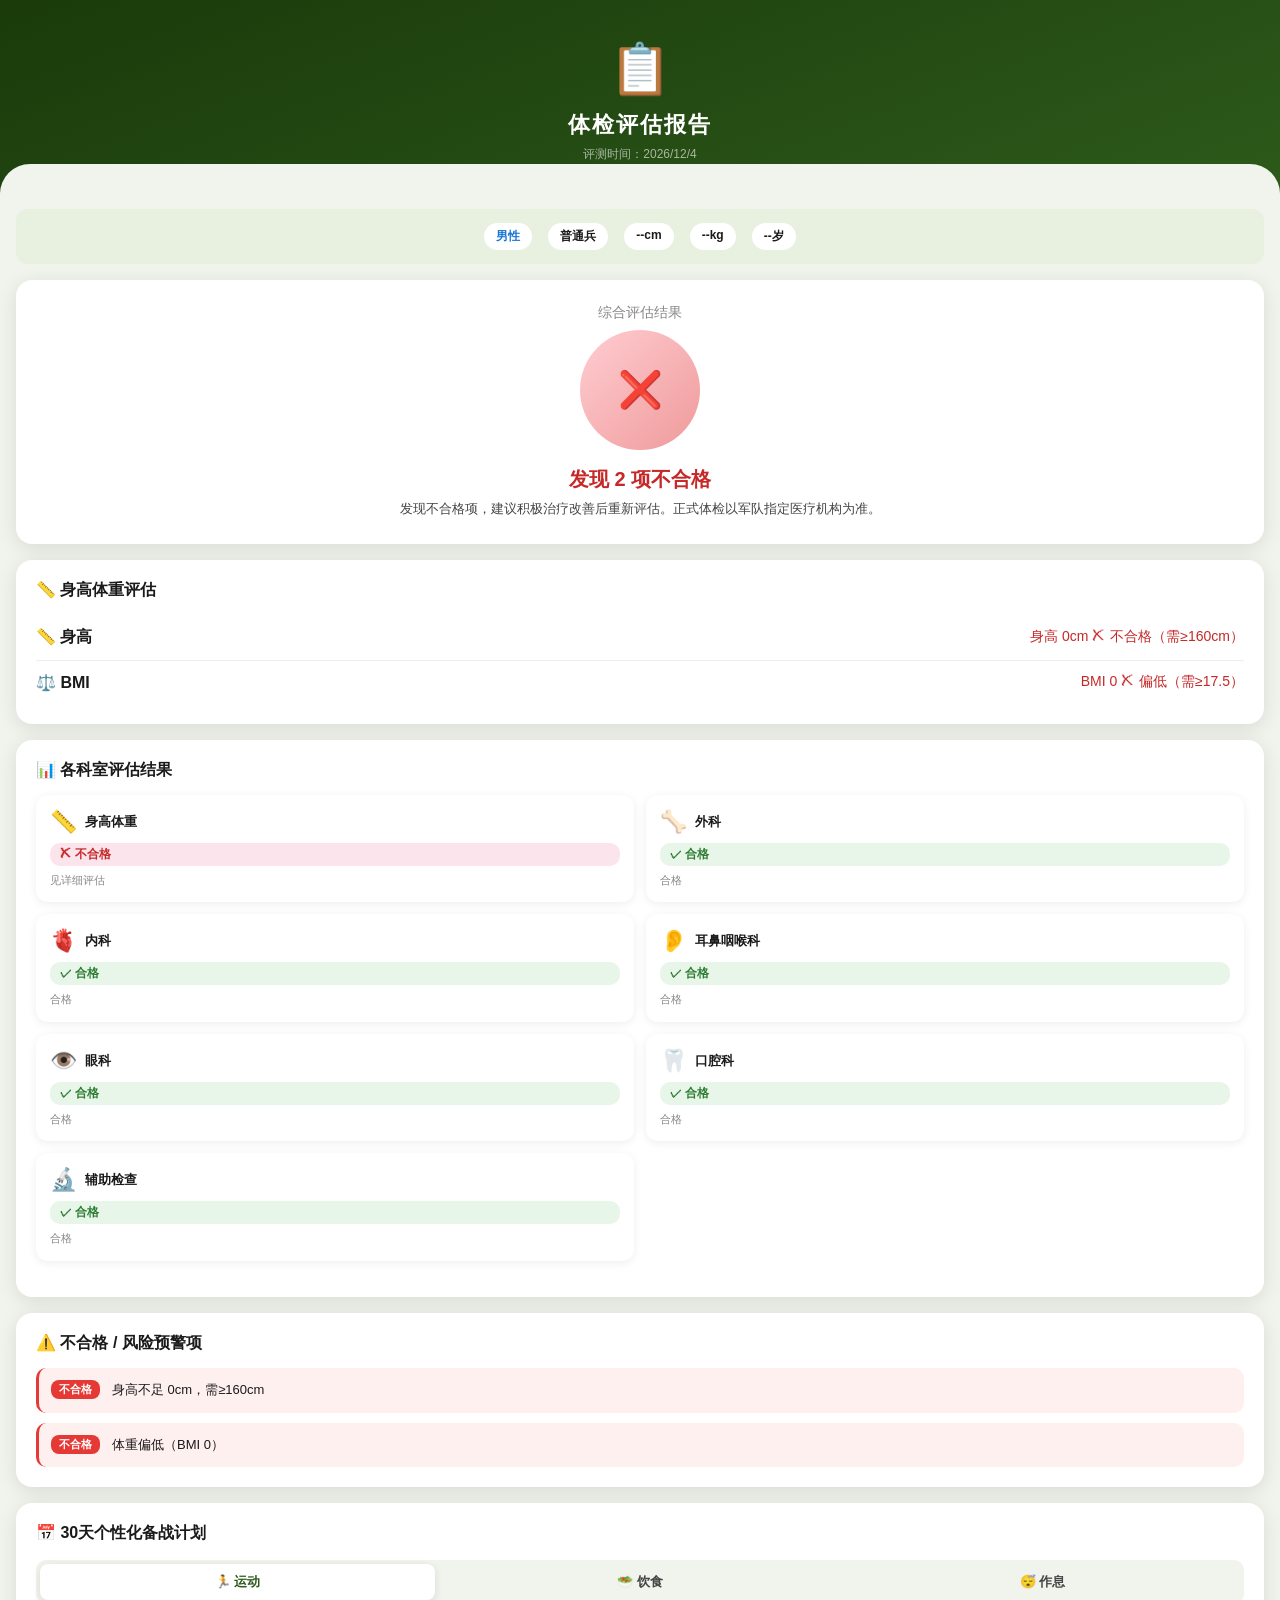
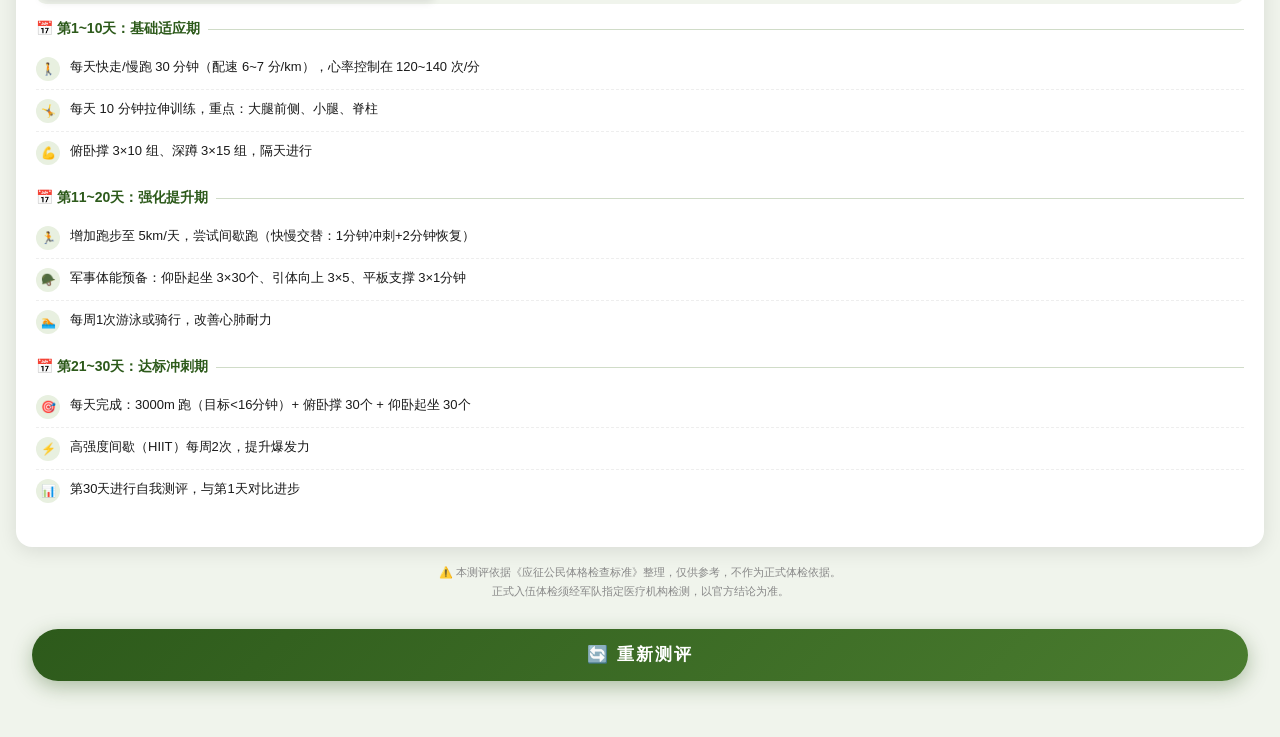
<file: report.html>
<!DOCTYPE html>
<html lang="zh-CN">
<head>
    <meta charset="UTF-8">
    <meta name="viewport" content="width=device-width, initial-scale=1.0, maximum-scale=1.0, user-scalable=no">
    <title>体检评估报告 - 入伍体检自测</title>
    <link rel="stylesheet" href="styles.css">
</head>
<body>
    <div class="report-header">
        <div class="report-icon">📋</div>
        <div class="report-title">体检评估报告</div>
        <div class="report-date" id="report-date"></div>
    </div>

    <div class="report-body">
        <!-- 用户基本信息 -->
        <div class="report-user-info fade-in" id="user-info"></div>

        <div class="score-card fade-in" id="score-card">
            <div class="score-label">综合评估结果</div>
            <div class="score-ring" id="score-ring">
                <span id="score-emoji">🎯</span>
            </div>
            <div class="score-verdict" id="score-verdict">评估中...</div>
            <div class="score-tip" id="score-tip"></div>
        </div>

        <!-- 身高体重评估 -->
        <div class="risk-section fade-in" id="bmi-section">
            <div class="risk-section-title">📏 身高体重评估</div>
            <div id="bmi-detail"></div>
        </div>

        <div class="risk-section fade-in">
            <div class="risk-section-title">📊 各科室评估结果</div>
            <div class="dim-grid" id="dim-grid"></div>
        </div>

        <div class="risk-section fade-in" id="risk-section">
            <div class="risk-section-title">⚠️ 不合格 / 风险预警项</div>
            <div id="risk-list"></div>
        </div>

        <div class="risk-section fade-in" id="warn-section">
            <div class="risk-section-title">💡 注意事项</div>
            <div id="warn-list"></div>
        </div>

        <div class="plan-section fade-in" id="plan-section">
            <div class="risk-section-title" style="margin-bottom:16px">📅 30天个性化备战计划</div>
            <div class="plan-tabs">
                <button class="plan-tab active" onclick="switchTab('exercise',this)">🏃 运动</button>
                <button class="plan-tab" onclick="switchTab('diet',this)">🥗 饮食</button>
                <button class="plan-tab" onclick="switchTab('sleep',this)">😴 作息</button>
            </div>
            <div class="plan-content active" id="tab-exercise"></div>
            <div class="plan-content" id="tab-diet"></div>
            <div class="plan-content" id="tab-sleep"></div>
        </div>

        <div class="disclaimer">
            ⚠️ 本测评依据《应征公民体格检查标准》整理，仅供参考，不作为正式体检依据。<br>
            正式入伍体检须经军队指定医疗机构检测，以官方结论为准。
        </div>

        <div class="report-actions">
            <a href="index.html" class="btn-retry" onclick="restartTest()">🔄 重新测评</a>
        </div>
    </div>

    <script>
        const data = JSON.parse(localStorage.getItem('examData') || '{}');
        let failItems = [];   // 不合格项
        let warnItems = [];   // 注意项
        let details = [];     // 各科室评估结果

        const genderNames = { male: '男性', female: '女性' };
        const specialTypeNames = { normal: '普通兵', special: '条件兵' };

        document.getElementById('report-date').textContent = `评测时间：${new Date().toLocaleDateString('zh-CN')}`;

        // ===================== 辅助函数 =====================
        function addFail(text) { failItems.push(text); }
        function addWarn(text) { warnItems.push(text); }

        function pushDetail(name, icon, pass, statusOverride, text) {
            const status = statusOverride || (pass ? 'pass' : 'fail');
            details.push({ name, icon, pass, status, text });
        }

        // ===================== 用户信息 =====================
        function renderUserInfo() {
            const gender = data.gender || 'male';
            const special = data.special || 'normal';
            const genderName = genderNames[gender] || '男性';
            const typeName = specialTypeNames[special] || '普通兵';
            document.getElementById('user-info').innerHTML = `
                <span class="info-tag gender-${gender}">${genderName}</span>
                <span class="info-tag">${typeName}</span>
                <span class="info-tag">${data.height || '--'}cm</span>
                <span class="info-tag">${data.weight || '--'}kg</span>
                <span class="info-tag">${data.age || '--'}岁</span>
            `;
        }
        renderUserInfo();

        // ===================== 一、身高体重 =====================
        function evalHeightWeight() {
            const gender = data.gender || 'male';
            const special = data.special || 'normal';
            const height = parseInt(data.height) || 0;
            const weight = parseInt(data.weight) || 0;

            let heightPass = true, bmiPass = true, heightText = '', bmiText = '';

            // 身高标准
            const hStd = (gender === 'female')
                ? (special === 'special' ? 160 : 158)
                : (special === 'special' ? 162 : 160);

            if (height >= hStd) {
                heightText = `身高 ${height}cm ✓（≥${hStd}cm）`;
            } else {
                heightPass = false;
                heightText = `身高 ${height}cm ✗ 不合格（需≥${hStd}cm）`;
                addFail(`身高不足 ${height}cm，需≥${hStd}cm`);
            }

            // BMI
            const bmiMin = (gender === 'female') ? 17 : 17.5;
            const bmiMax = (gender === 'female') ? 24 : (special === 'special' ? 27 : 30);
            const bmi = (height > 0 && weight > 0) ? (weight / ((height / 100) ** 2)).toFixed(1) : 0;

            if (bmi >= bmiMin && bmi <= bmiMax) {
                bmiText = `BMI ${bmi} ✓（${bmiMin}~${bmiMax}）`;
            } else if (bmi < bmiMin) {
                bmiPass = false;
                bmiText = `BMI ${bmi} ✗ 偏低（需≥${bmiMin}）`;
                addFail(`体重偏低（BMI ${bmi}）`);
            } else {
                bmiPass = false;
                bmiText = `BMI ${bmi} ✗ 超标（需≤${bmiMax}）`;
                addFail(`体重超标（BMI ${bmi}）`);
            }

            // 空腹血糖
            const sugar = data.bloodSugar || 'normal';
            let sugarText = '';
            if (sugar === 'diabetes') {
                bmiPass = false;
                sugarText = '空腹血糖≥7.0mmol/L（糖尿病，不合格）';
                addFail('空腹血糖≥7.0mmol/L，达到糖尿病诊断标准');
            } else if (sugar === 'prediabetes') {
                sugarText = '空腹血糖6.1~6.9mmol/L（需控制）';
                addWarn('空腹血糖偏高，需控制饮食并复查');
            }

            document.getElementById('bmi-detail').innerHTML = `
                <div class="detail-item ${heightPass ? 'pass' : 'fail'}">
                    <span class="detail-name">📏 身高</span>
                    <span class="detail-result">${heightText}</span>
                </div>
                <div class="detail-item ${bmiPass ? 'pass' : 'fail'}">
                    <span class="detail-name">⚖️ BMI</span>
                    <span class="detail-result">${bmiText}</span>
                </div>
                ${sugarText ? `<div class="detail-item ${sugar === 'diabetes' ? 'fail' : 'warn'}">
                    <span class="detail-name">🩸 血糖</span>
                    <span class="detail-result">${sugarText}</span>
                </div>` : ''}
            `;
            pushDetail('身高体重', '📏', heightPass && bmiPass, null, heightPass && bmiPass ? '合格' : '见详细评估');
        }
        evalHeightWeight();

        // ===================== 二、外科 =====================
        function evalSurgical() {
            const issues = [], warns = [];

            // 颅脑
            const skull = data.skull || 'none';
            if (skull === 'syndrome') { issues.push('脑外伤后综合征（不合格）'); }
            else if (skull === 'trauma') { warns.push('有颅脑外伤/手术史，需提供诊断证明'); }
            else if (skull === 'deform') { issues.push('颅骨明显畸形'); }

            // 颈部
            const neck = data.neckIssues || [];
            if (neck.includes('neck_torticollis')) issues.push('斜颈');
            if (neck.includes('neck_thyroid')) warns.push('甲状腺肿大（需明确性质）');
            if (neck.includes('neck_tumor')) issues.push('颈部肿瘤/肿块>1cm');
            if (neck.includes('neck_breast_tumor')) warns.push('乳腺肿瘤（需明确性质）');

            // 骨关节
            const bone = data.boneIssues || [];
            if (bone.includes('bone_fracture_healed')) warns.push('骨折史（已愈合，需确认功能正常）');
            if (bone.includes('bone_disc')) issues.push('腰椎间盘突出（影响功能）');
            if (bone.includes('bone_ankylosing')) issues.push('强直性脊柱炎');
            if (bone.includes('bone_joint_deform')) issues.push('关节畸形');
            if (bone.includes('bone_dislocation')) issues.push('习惯性脱臼');

            // 肘关节
            const elbow = data.elbow || 'normal';
            if (elbow === 'over15') issues.push('肘关节过伸>15°');
            else if (elbow === 'valgus20') issues.push('肘外翻>20°');
            else if (elbow === 'mild') warns.push('肘关节轻度异常（过伸≤15°或外翻≤20°）');

            // 下肢
            const leg = data.legIssues || [];
            if (leg.includes('leg_unequal2cm')) issues.push('下肢不等长>2cm');
            if (leg.includes('leg_squat')) issues.push('下蹲不全');
            if (leg.includes('leg_varus')) issues.push('膝内翻/外翻超标');
            if (leg.includes('leg_flatfoot_severe')) issues.push('扁平足（足弓完全消失）');
            if (leg.includes('leg_flatfoot_mild')) warns.push('轻度扁平足');

            // 手足
            const hand = data.handIssues || [];
            if (hand.includes('hand_missing')) issues.push('指趾残缺/畸形');
            if (hand.includes('hand_poly')) warns.push('多指/趾（需确认功能影响）');

            // 肿瘤
            const tumor = data.tumorSituation || 'none';
            if (tumor === 'malignant') issues.push('恶性肿瘤（不合格）');
            else if (tumor === 'face_benign') issues.push('面颈部良性肿瘤>1cm');
            else if (tumor === 'body_large') issues.push('体部良性肿瘤>3cm（影响功能）');
            else if (tumor === 'body_small') warns.push('体部良性肿瘤≤3cm（需确认不影响功能）');

            // 瘢痕
            const scar = data.scarSituation || 'none';
            if (scar === 'keloid') issues.push('瘢痕体质');
            else if (scar === 'face_large') issues.push('面颈部瘢痕>3cm');
            else if (scar === 'function_affected') issues.push('瘢痕影响功能/关节活动');
            else if (scar === 'face_small') warns.push('面颈部瘢痕≤3cm（边缘，需确认）');

            // 胸腹手术
            const surgery = data.surgeryHistory || [];
            if (surgery.includes('surg_hernia_active')) issues.push('疝气（未手术）');
            if (surgery.includes('surg_hernia_recent')) issues.push('疝气术后未满1年');
            if (surgery.includes('surg_fistula')) issues.push('肛瘘');
            if (surgery.includes('surg_piles_severe')) issues.push('重度痔疮（不合格）');
            if (surgery.includes('surg_appendix_recent')) warns.push('阑尾炎术后（需确认满足时限）');

            // 泌尿生殖（男性）
            if (data.gender !== 'female') {
                const uro = data.urologyIssues || [];
                if (uro.includes('uro_deform')) issues.push('生殖器官畸形');
                if (uro.includes('uro_single_testis')) issues.push('单睾/隐睾');
                if (uro.includes('uro_hydrocele_large')) issues.push('鞘膜积液（明显影响）');
                if (uro.includes('uro_varicocele_severe')) issues.push('重度精索/下肢静脉曲张');
                if (uro.includes('uro_varicocele_mid')) warns.push('中度精索静脉曲张（需评估）');
            }

            // 腋臭
            const odor = data.axillaryOdor || 'none';
            if (odor === 'severe') issues.push('重度腋臭');
            else if (odor === 'moderate') warns.push('中度腋臭（需评估）');

            // 皮肤病
            const skin = data.skinDisease || [];
            if (skin.includes('skin_tinea_capitis')) issues.push('头癣（传染性，不合格）');
            if (skin.includes('skin_eczema_widespread')) issues.push('泛发性湿疹');
            if (skin.includes('skin_psoriasis')) issues.push('银屑病（牛皮癣，不合格）');
            if (skin.includes('skin_vitiligo_large')) issues.push('白癜风（面颈或超标）');
            if (skin.includes('skin_std')) issues.push('性传播疾病（淋病/梅毒/尖锐湿疣等）');
            if (skin.includes('skin_eczema_local')) warns.push('局限性湿疹（需治愈）');
            if (skin.includes('skin_vitiligo_small')) warns.push('白癜风（小面积，需评估）');

            // 纹身
            const tattoo = data.tattooSituation || 'none';
            if (tattoo === 'face_neck') issues.push('面颈部纹身（不合格）');
            else if (tattoo === 'exposed_large') issues.push('裸露部位纹身>3cm（不合格）');
            else if (tattoo === 'body_large') issues.push('隐蔽部位纹身>10cm（不合格）');
            else if (tattoo === 'brow_eye_lip_male' && data.gender !== 'female') issues.push('男性纹眉/纹眼/纹唇（不合格）');
            else if (tattoo === 'lip_female' && data.gender === 'female') issues.push('女性纹唇（不合格）');
            else if (tattoo === 'small_hidden') warns.push('纹身（隐蔽部位≤10cm，需确认符合标准）');

            const pass = issues.length === 0;
            const status = issues.length > 0 ? 'fail' : (warns.length > 0 ? 'warn' : 'pass');
            issues.forEach(i => addFail(`外科：${i}`));
            warns.forEach(w => addWarn(`外科：${w}`));
            pushDetail('外科', '🦴', pass, status, pass ? (warns.length > 0 ? '合格（有注意项）' : '合格') : `${issues.length}项不合格`);
        }
        evalSurgical();

        // ===================== 三、内科 =====================
        function evalInternal() {
            const issues = [], warns = [];

            // 血压
            const sys = parseInt(data.bpSys || 120);
            const dia = parseInt(data.bpDia || 80);
            if (sys < 90 || dia < 60) {
                issues.push(`血压偏低（${sys}/${dia}mmHg）`);
            } else if (sys >= 140 || dia >= 90) {
                issues.push(`高血压（${sys}/${dia}mmHg，需≤140/90）`);
            } else if (sys >= 130 || dia >= 85) {
                warns.push(`血压偏高（${sys}/${dia}mmHg，需控制）`);
            }

            // 心率
            const hr = parseInt(data.heartRate || 75);
            if (hr < 50 || hr > 110) {
                issues.push(`心率异常（${hr}次/分，需50~110次/分）`);
            } else if ((hr >= 50 && hr <= 59) || (hr >= 101 && hr <= 110)) {
                warns.push(`心率边缘值（${hr}次/分），如为运动员生理性则可通过，建议说明`);
            }

            // 心脏
            const heart = data.heartCondition || [];
            if (heart.includes('heart_organic')) issues.push('器质性心脏病');
            if (heart.includes('heart_dextrocardia')) issues.push('右位心脏');
            if (heart.includes('heart_congenital')) issues.push('先天性心脏病（未手术）');
            if (heart.includes('heart_murmur')) warns.push('心脏杂音（需明确病因）');

            // 呼吸系统
            const resp = data.respiratoryIssues || [];
            if (resp.includes('resp_bronchitis')) issues.push('慢性支气管炎');
            if (resp.includes('resp_asthma')) issues.push('哮喘（活动期）');
            if (resp.includes('resp_pneumothorax')) issues.push('自发性气胸史（复发风险）');
            if (resp.includes('resp_asthma_remission')) warns.push('哮喘（缓解期，需说明）');

            // 胃肠肝胆
            const gastro = data.gastroIssues || [];
            if (gastro.includes('gastro_severe')) issues.push('严重慢性胃肠病（影响功能）');
            if (gastro.includes('gastro_liver_large')) issues.push('肝脾肿大超标');
            if (gastro.includes('gastro_mild')) warns.push('慢性胃炎/胃溃疡（症状轻）');

            // 内分泌代谢
            const endo = data.endocrineIssues || [];
            if (endo.includes('endo_diabetes')) issues.push('糖尿病（已确诊）');
            if (endo.includes('endo_hyperthyroid')) issues.push('甲亢（活动期）');
            if (endo.includes('endo_hypothyroid')) warns.push('甲减（需用药控制）');
            if (endo.includes('endo_obesity')) warns.push('内分泌性肥胖（需减重）');

            // 传染病
            const infect = data.infectiousDisease || [];
            if (infect.includes('inf_hbsag')) issues.push('乙肝表面抗原阳性（HBsAg+）');
            if (infect.includes('inf_hiv')) issues.push('HIV阳性');
            if (infect.includes('inf_tb_active')) issues.push('结核病（活动期/未治愈）');
            if (infect.includes('inf_hepatitis_active')) issues.push('肝炎（活动期/未治愈）');
            if (infect.includes('inf_tb_healed')) warns.push('结核病已治愈（需提供证明）');
            if (infect.includes('inf_hepatitis_healed')) warns.push('肝炎已治愈（需提供证明）');

            // 神经精神
            const neuro = data.neuroIssues || [];
            if (neuro.includes('neuro_epilepsy')) issues.push('癫痫（不合格）');
            if (neuro.includes('neuro_schizophrenia')) issues.push('精神分裂症（不合格）');
            if (neuro.includes('neuro_depression')) issues.push('抑郁症（确诊）');
            if (neuro.includes('neuro_sleepwalk')) issues.push('梦游症');
            if (neuro.includes('neuro_enuresis')) issues.push('遗尿症（18岁以上）');
            if (neuro.includes('neuro_stutter_severe')) issues.push('严重口吃（明显影响交流）');
            if (neuro.includes('neuro_anxiety')) warns.push('焦虑症（需说明是否用药）');
            if (neuro.includes('neuro_stutter_mild')) warns.push('轻度口吃（需确认交流影响程度）');

            const pass = issues.length === 0;
            const status = issues.length > 0 ? 'fail' : (warns.length > 0 ? 'warn' : 'pass');
            issues.forEach(i => addFail(`内科：${i}`));
            warns.forEach(w => addWarn(`内科：${w}`));
            pushDetail('内科', '🫀', pass, status, pass ? (warns.length > 0 ? '合格（有注意项）' : '合格') : `${issues.length}项不合格`);
        }
        evalInternal();

        // ===================== 四、耳鼻咽喉科 =====================
        function evalENT() {
            const issues = [], warns = [];

            // 听力
            const hearing = data.hearing || 'both5m';
            if (hearing === 'below3m') issues.push('耳语听力低于3米（不合格）');
            else if (hearing === 'one3m') warns.push('一侧耳语听力3~4米（边缘）');

            // 眩晕
            const vertigo = data.vertigo || 'no';
            if (vertigo === 'yes_severe') issues.push('眩晕病（反复发作，不合格）');
            else if (vertigo === 'yes_mild') warns.push('偶发眩晕（需确认病因）');

            // 耳部
            const ear = data.earIssues || [];
            if (ear.includes('ear_atresia')) issues.push('外耳道闭锁');
            if (ear.includes('ear_otitis_active')) issues.push('中耳炎（活动期）');
            if (ear.includes('ear_drum_perforation')) issues.push('鼓膜穿孔');
            if (ear.includes('ear_deformity')) warns.push('耳廓畸形（需确认程度）');

            // 嗅觉
            const smell = data.smellAbility || 'normal';
            if (smell === 'loss') issues.push('嗅觉完全丧失');
            else if (smell === 'reduced') warns.push('嗅觉减退（需进一步评估）');

            // 鼻部
            const nose = data.noseIssues || [];
            if (nose.includes('nose_perforation')) issues.push('鼻中隔穿孔');
            if (nose.includes('nose_polyp')) issues.push('鼻息肉（影响通气）');
            if (nose.includes('nose_sinusitis_severe')) issues.push('严重鼻窦炎（合并功能障碍）');
            if (nose.includes('nose_rhinitis_severe')) issues.push('重度慢性肥厚性鼻炎');
            if (nose.includes('nose_rhinitis_mild')) warns.push('慢性鼻炎（轻中度）');
            if (nose.includes('nose_septum_deviated')) warns.push('鼻中隔偏曲（需确认功能影响）');

            // 咽喉
            const throat = data.throatIssues || [];
            if (throat.includes('throat_tonsil_3')) issues.push('慢性扁桃体炎（Ⅱ度以上肥大）');
            if (throat.includes('throat_osa_severe')) issues.push('严重睡眠呼吸暂停综合征');
            if (throat.includes('throat_laryngitis_severe')) issues.push('严重慢性喉炎（声音嘶哑影响功能）');
            if (throat.includes('throat_tonsil_mild')) warns.push('扁桃体炎（Ⅰ度）（需确认）');
            if (throat.includes('throat_osa_mild')) warns.push('轻度睡眠呼吸暂停');

            const pass = issues.length === 0;
            const status = issues.length > 0 ? 'fail' : (warns.length > 0 ? 'warn' : 'pass');
            issues.forEach(i => addFail(`耳鼻咽喉：${i}`));
            warns.forEach(w => addWarn(`耳鼻咽喉：${w}`));
            pushDetail('耳鼻咽喉科', '👂', pass, status, pass ? (warns.length > 0 ? '合格（有注意项）' : '合格') : `${issues.length}项不合格`);
        }
        evalENT();

        // ===================== 五、眼科 =====================
        function evalVision() {
            const issues = [], warns = [];
            const gender = data.gender || 'male';
            const special = data.special || 'normal';

            // 视力标准
            let bareMin, corrMin;
            if (special === 'special') {
                bareMin = 4.8; corrMin = 5.0;
            } else {
                bareMin = 4.5; corrMin = 4.8;
            }

            const vLeft = parseFloat(data.visionLeft || 4.5);
            const vRight = parseFloat(data.visionRight || 4.5);
            const minV = Math.min(vLeft, vRight);
            const lasik = data.lasik === 'yes';
            const lasikMonths = parseInt(data.lasikMonths || 0);
            const myopia = parseInt(data.myopia || 0);

            // 色觉
            const colorVision = data.colorVision || 'normal';
            if (colorVision === 'blind') {
                issues.push(`色盲（不合格）`);
            } else if (colorVision === 'weak') {
                if (special === 'special') issues.push('色弱（条件兵不合格）');
                else issues.push('色弱（不合格）');
            }

            // 裸眼视力
            if (!lasik) {
                if (minV < bareMin) {
                    if (minV >= 4.0) {
                        // 需要矫正
                        if (myopia > 600) {
                            issues.push(`近视度数>${600}度，超出矫正上限（不合格）`);
                        } else {
                            const corrV = parseFloat(data.correctedVision || 0);
                            if (corrV >= corrMin) {
                                warns.push(`裸眼视力${vLeft}/${vRight}，矫正后合格（需配眼镜）`);
                            } else if (corrV > 0) {
                                issues.push(`裸眼视力${vLeft}/${vRight}，矫正后仍不足${corrMin}（不合格）`);
                            } else {
                                warns.push(`裸眼视力${vLeft}/${vRight} < ${bareMin}，需确认矫正视力≥${corrMin}`);
                            }
                        }
                    } else {
                        issues.push(`裸眼视力${vLeft}/${vRight}，低于4.0（不合格）`);
                    }
                }
            } else {
                // 激光手术
                if (lasikMonths < 6) {
                    issues.push(`准分子激光手术未满6个月（不合格，仅${lasikMonths}个月）`);
                } else if (minV < bareMin) {
                    issues.push(`手术后裸眼视力${vLeft}/${vRight} < ${bareMin}（不合格）`);
                } else if (special === 'special') {
                    issues.push('条件兵不接受激光手术眼（不合格）');
                } else {
                    warns.push(`激光手术满${lasikMonths}个月，裸眼视力${vLeft}/${vRight}，符合条件`);
                }
            }

            // 眼部疾病
            const eyeDis = data.eyeDisease || [];
            if (eyeDis.includes('eye_exophthalmos')) issues.push('眼球突出/眼震');
            if (eyeDis.includes('eye_strabismus_15')) issues.push('斜视>15°');
            if (eyeDis.includes('eye_glaucoma')) issues.push('青光眼');
            if (eyeDis.includes('eye_retina')) issues.push('视网膜疾病（视网膜脱离/黄斑病变等）');
            if (eyeDis.includes('eye_cataract')) issues.push('白内障（影响视力）');
            if (eyeDis.includes('eye_cornea')) issues.push('角膜严重病变');
            if (eyeDis.includes('eye_strabismus_mild')) warns.push('斜视≤15°（需确认功能影响）');
            if (eyeDis.includes('eye_dryeye_severe')) warns.push('严重干眼症（需治疗）');

            const pass = issues.length === 0;
            const status = issues.length > 0 ? 'fail' : (warns.length > 0 ? 'warn' : 'pass');
            issues.forEach(i => addFail(`眼科：${i}`));
            warns.forEach(w => addWarn(`眼科：${w}`));
            pushDetail('眼科', '👁️', pass, status, pass ? (warns.length > 0 ? '合格（有注意项）' : '合格') : `${issues.length}项不合格`);
        }
        evalVision();

        // ===================== 六、口腔科 =====================
        function evalDental() {
            const issues = [], warns = [];

            const caries = data.caries || 'none';
            if (caries === 'gt3') issues.push('深龋>3个（不合格）');
            else if (caries === 'le3') warns.push('深龋≤3个（合格，建议治疗）');

            const missing = data.missing || 'none';
            if (missing === 'gt2') issues.push('缺齿>2颗（不合格）');
            else if (missing === 'denture') warns.push('有义齿（假牙），需确认数量及功能');

            const periodontal = data.periodontal || 'normal';
            if (periodontal === 'severe') issues.push('重度牙周炎（不合格）');
            else if (periodontal === 'moderate') warns.push('中度牙周炎（需治疗）');

            const occlusion = data.occlusion || 'normal';
            if (occlusion === 'severe') issues.push('严重咬合畸形（影响功能）');
            else if (['crossbite','open','deep'].includes(occlusion)) warns.push(`咬合异常（${occlusion === 'crossbite' ? '反颌' : occlusion === 'open' ? '开颌' : '深覆颌'}，需评估严重程度）`);

            const oral = data.oralIssues || [];
            if (oral.includes('oral_malignant')) issues.push('口腔恶性肿瘤（不合格）');
            if (oral.includes('oral_parotid')) warns.push('腮腺疾病（需明确性质）');
            if (oral.includes('oral_ulcer')) warns.push('严重复发性口腔溃疡');

            const pass = issues.length === 0;
            const status = issues.length > 0 ? 'fail' : (warns.length > 0 ? 'warn' : 'pass');
            issues.forEach(i => addFail(`口腔科：${i}`));
            warns.forEach(w => addWarn(`口腔科：${w}`));
            pushDetail('口腔科', '🦷', pass, status, pass ? (warns.length > 0 ? '合格（有注意项）' : '合格') : `${issues.length}项不合格`);
        }
        evalDental();

        // ===================== 七、妇科（仅女性）=====================
        function evalGynecology() {
            if (data.gender !== 'female') return;
            const issues = [], warns = [];

            const mens = data.menstruation || 'normal';
            if (mens === 'amenorrhea') issues.push('闭经（不合格）');
            else if (mens === 'severe_dysmenorrhea') issues.push('严重痛经（不合格）');
            else if (mens === 'irregular_bleeding') warns.push('子宫异常出血（需进一步检查）');
            else if (mens === 'irregular') warns.push('月经不规律（需说明）');

            const preg = data.pregnancy || 'none';
            if (preg === 'pregnant') issues.push('妊娠期（不合格）');
            else if (preg === 'uncertain') warns.push('妊娠状态不确定（建议先检查）');

            const genitalia = data.genitalia || 'normal';
            if (genitalia === 'deformity') issues.push('生殖器官发育异常/畸形（不合格）');
            else if (genitalia === 'surgery') warns.push('有妇科手术史（需提供诊断证明）');

            const pelvis = data.pelvisIssues || [];
            if (pelvis.includes('pelvis_pid')) warns.push('盆腔炎（需治疗后复查）');
            if (pelvis.includes('pelvis_myoma')) warns.push('子宫肌瘤（已确诊，需明确大小）');
            if (pelvis.includes('pelvis_cyst')) warns.push('卵巢囊肿（已确诊，需明确大小）');
            if (pelvis.includes('pelvis_mass')) issues.push('盆腔不明肿物（不合格）');
            if (pelvis.includes('pelvis_endometriosis')) warns.push('子宫内膜异位症');

            const vag = data.vaginitis || 'none';
            if (vag === 'fungal_active') issues.push('霉菌性阴道炎（未治愈，不合格）');
            else if (vag === 'trichomonas_active') issues.push('滴虫性阴道炎（未治愈，不合格）');
            else if (['fungal_treated','trichomonas_treated'].includes(vag)) warns.push('阴道炎已治愈（需提供治愈证明）');

            const cervix = data.cervixIssues || [];
            if (cervix.includes('cervix_cancer')) issues.push('宫颈癌（不合格）');
            if (cervix.includes('cervix_cin')) warns.push('宫颈上皮内瘤变（需进一步检查）');
            if (cervix.includes('cervix_polyp')) warns.push('宫颈息肉（需手术摘除）');

            // 妇科超声
            const gynUS = data.labGynUS || [];
            if (gynUS.includes('gus_ovarian_cyst_large')) issues.push('卵巢囊肿>5cm（不合格）');
            if (gynUS.includes('gus_unknown_mass')) issues.push('盆腔不明包块（不合格）');
            if (gynUS.includes('gus_myoma_large')) warns.push('子宫肌瘤≥3cm（需评估）');

            const pass = issues.length === 0;
            const status = issues.length > 0 ? 'fail' : (warns.length > 0 ? 'warn' : 'pass');
            issues.forEach(i => addFail(`妇科：${i}`));
            warns.forEach(w => addWarn(`妇科：${w}`));
            pushDetail('妇科', '🌸', pass, status, pass ? (warns.length > 0 ? '合格（有注意项）' : '合格') : `${issues.length}项不合格`);
        }
        evalGynecology();

        // ===================== 八、辅助检查 =====================
        function evalLabTest() {
            const issues = [], warns = [];

            const blood = data.bloodRoutine || 'normal';
            if (blood === 'multiple_abnormal') issues.push('血常规多项异常（不合格）');
            else if (blood === 'anemia') warns.push('血红蛋白偏低（贫血）');
            else if (blood === 'wbc_high') warns.push('白细胞明显升高（需排查感染）');
            else if (blood === 'wbc_low') warns.push('白细胞偏低（需排查病因）');
            else if (blood === 'plt_abnormal') warns.push('血小板异常（需进一步检查）');

            const liver = data.liverFunc || 'normal';
            if (liver === 'hbsag_positive') issues.push('乙肝表面抗原阳性（不合格）');
            else if (liver === 'hepatitis_active') issues.push('肝炎活动期（不合格）');
            else if (liver === 'alt_high') issues.push('转氨酶明显升高（需治疗）');
            else if (liver === 'alt_mild') warns.push('转氨酶轻度升高（需复查）');

            const urine = data.urineRoutine || 'normal';
            if (urine === 'multiple') issues.push('尿常规多项异常（不合格）');
            else if (urine === 'protein') warns.push('尿蛋白阳性（需排查肾脏疾病）');
            else if (urine === 'glucose') warns.push('尿糖阳性（需排查糖尿病）');
            else if (urine === 'rbc') warns.push('血尿（需排查肾炎/泌尿结石）');
            else if (urine === 'wbc') warns.push('尿白细胞升高（泌尿系感染）');

            const drug = data.drugTest || 'negative';
            if (drug === 'positive') issues.push('毒品检测阳性（直接不合格）');

            const xray = data.chestXray || 'normal';
            if (xray === 'tb_active') issues.push('活动性肺结核（不合格）');
            else if (xray === 'tb_severe_calcified') issues.push('大量钙化灶（不合格）');
            else if (xray === 'other_abnormal') warns.push('胸部X光有异常影（需进一步确认）');
            else if (xray === 'tb_calcified') warns.push('肺结核已治愈钙化灶（需提供证明）');

            const ecg = data.ecg || 'normal';
            if (['arrhythmia','myocardial'].includes(ecg)) issues.push(`心电图异常：${ecg === 'arrhythmia' ? '明显心律失常' : '心肌损害/ST-T改变'}（不合格）`);
            else if (['sinus_brady','block','sinus_tachy'].includes(ecg)) warns.push(`心电图：${ecg === 'sinus_brady' ? '窦性心动过缓' : ecg === 'block' ? '传导阻滞' : '窦性心动过速'}（需明确病因）`);

            const hiv = data.hiv || 'negative';
            if (hiv === 'positive') issues.push('HIV阳性（不合格）');

            const us = data.labUltrasound || [];
            if (us.includes('us_single_kidney')) issues.push('单肾（不合格）');
            if (us.includes('us_liver_diffuse')) issues.push('肝脏弥漫性病变（需评估）');
            if (us.includes('us_kidney_diffuse')) issues.push('肾脏弥漫性病变（不合格）');
            if (us.includes('us_liver_cyst_large')) warns.push('肝囊肿≥5cm（需评估）');
            if (us.includes('us_hemangioma')) warns.push('肝血管瘤>5cm（需评估）');
            if (us.includes('us_spleen')) warns.push('脾脏肿大（需明确病因）');
            if (us.includes('us_kidney_stone')) warns.push('肾结石（需评估大小及是否影响功能）');
            if (us.includes('us_gallstone')) warns.push('胆囊结石/胆囊炎（需评估）');

            const pass = issues.length === 0;
            const status = issues.length > 0 ? 'fail' : (warns.length > 0 ? 'warn' : 'pass');
            issues.forEach(i => addFail(`辅助检查：${i}`));
            warns.forEach(w => addWarn(`辅助检查：${w}`));
            pushDetail('辅助检查', '🔬', pass, status, pass ? (warns.length > 0 ? '合格（有注意项）' : '合格') : `${issues.length}项不合格`);
        }
        evalLabTest();

        // ===================== 渲染综合评估 =====================
        const totalFails = failItems.length;
        const totalWarns = warnItems.length;
        const overallPass = totalFails === 0;

        const verdict = overallPass
            ? (totalWarns > 0 ? '基本符合条件，有少量注意项需确认' : '各项指标良好，符合应征条件')
            : `发现 ${totalFails} 项不合格`;

        document.getElementById('score-verdict').textContent = verdict;
        document.getElementById('score-verdict').style.color = overallPass
            ? (totalWarns > 0 ? '#e65100' : '#1b5e20') : '#c62828';

        const bgColor = overallPass
            ? (totalWarns > 0 ? 'linear-gradient(135deg,#ffe0b2,#ffcc80)' : 'linear-gradient(135deg,#c8e6c9,#a5d6a7)')
            : 'linear-gradient(135deg,#ffcdd2,#ef9a9a)';
        document.getElementById('score-ring').style.background = bgColor;
        document.getElementById('score-emoji').textContent = overallPass ? (totalWarns > 0 ? '⚠️' : '✅') : '❌';

        document.getElementById('score-tip').textContent = overallPass
            ? (totalWarns > 0 ? '整体通过，建议关注注意事项并提前准备相关证明材料。' : '恭喜！各维度均在合格范围内，保持状态、积极备战，加油！🎉')
            : `发现不合格项，建议积极治疗改善后重新评估。正式体检以军队指定医疗机构为准。`;

        // 渲染各科室明细
        const dimGrid = document.getElementById('dim-grid');
        dimGrid.innerHTML = details.map(d => {
            const cls = d.status === 'pass' ? 'status-pass' : d.status === 'warn' ? 'status-warn' : 'status-fail';
            const lbl = d.status === 'pass' ? '✓ 合格' : d.status === 'warn' ? '⚠ 注意' : '✗ 不合格';
            return `
                <div class="dim-item">
                    <div class="dim-item-top">
                        <span class="dim-icon">${d.icon}</span>
                        <span class="dim-name">${d.name}</span>
                    </div>
                    <span class="dim-status ${cls}">${lbl}</span>
                    <div class="dim-detail">${d.text}</div>
                </div>
            `;
        }).join('');

        // 渲染不合格项
        const riskList = document.getElementById('risk-list');
        if (failItems.length > 0) {
            riskList.innerHTML = failItems.map(f =>
                `<div class="risk-item risk-high"><span class="risk-level">不合格</span><span class="risk-text">${f}</span></div>`
            ).join('');
        } else {
            riskList.innerHTML = '<div class="risk-item risk-low"><span class="risk-level">良好</span><span class="risk-text">未发现明确不合格项，继续保持！</span></div>';
        }

        // 渲染注意事项
        const warnList = document.getElementById('warn-list');
        if (warnItems.length > 0) {
            warnList.innerHTML = warnItems.map(w =>
                `<div class="risk-item risk-mid"><span class="risk-level">注意</span><span class="risk-text">${w}</span></div>`
            ).join('');
        } else {
            document.getElementById('warn-section').style.display = 'none';
        }

        // ===================== 30天计划 =====================
        document.getElementById('tab-exercise').innerHTML = buildExercisePlan();
        document.getElementById('tab-diet').innerHTML = buildDietPlan();
        document.getElementById('tab-sleep').innerHTML = buildSleepPlan();

        function planItem(emoji, text) {
            return `<div class="plan-item"><span class="plan-dot">${emoji}</span><span class="plan-text">${text}</span></div>`;
        }

        function buildExercisePlan() {
            const gender = data.gender || 'male';
            const pushups = gender === 'male' ? '30个' : '10个';
            const situps = gender === 'male' ? '30个' : '20个';
            return `
                <div class="plan-week">
                    <div class="plan-week-title">📅 第1~10天：基础适应期</div>
                    ${planItem('🚶','每天快走/慢跑 30 分钟（配速 6~7 分/km），心率控制在 120~140 次/分')}
                    ${planItem('🤸','每天 10 分钟拉伸训练，重点：大腿前侧、小腿、脊柱')}
                    ${planItem('💪','俯卧撑 3×10 组、深蹲 3×15 组，隔天进行')}
                </div>
                <div class="plan-week">
                    <div class="plan-week-title">📅 第11~20天：强化提升期</div>
                    ${planItem('🏃','增加跑步至 5km/天，尝试间歇跑（快慢交替：1分钟冲刺+2分钟恢复）')}
                    ${planItem('🪖',`军事体能预备：仰卧起坐 3×${situps}、引体向上 3×5、平板支撑 3×1分钟`)}
                    ${planItem('🏊','每周1次游泳或骑行，改善心肺耐力')}
                </div>
                <div class="plan-week">
                    <div class="plan-week-title">📅 第21~30天：达标冲刺期</div>
                    ${planItem('🎯',`每天完成：3000m 跑（目标<16分钟）+ 俯卧撑 ${pushups} + 仰卧起坐 ${situps}`)}
                    ${planItem('⚡','高强度间歇（HIIT）每周2次，提升爆发力')}
                    ${planItem('📊','第30天进行自我测评，与第1天对比进步')}
                </div>`;
        }

        function buildDietPlan() {
            const gender = data.gender || 'male';
            return `
                <div class="plan-week">
                    <div class="plan-week-title">🥗 第1~10天：饮食调整期</div>
                    ${planItem('🥦','每餐：1/2 蔬菜 + 1/4 优质蛋白（鸡胸/鱼/豆腐）+ 1/4 主食')}
                    ${planItem('💧','每天饮水 2000~2500ml，早起一杯 300ml 温水')}
                    ${planItem('🥚','加餐建议：鸡蛋+坚果或全脂牛奶，上午10点+下午3点各一次')}
                </div>
                <div class="plan-week">
                    <div class="plan-week-title">🥗 第11~20天：营养强化期</div>
                    ${planItem('🐟','每周2~3次深海鱼（三文鱼/沙丁鱼），补充 Omega-3 改善心血管')}
                    ${planItem('🥕','每天1根胡萝卜或1把菠菜，补充维生素A，支持视力健康')}
                    ${planItem('🍌','运动前30分钟：香蕉+牛奶，提升运动表现')}
                </div>
                <div class="plan-week">
                    <div class="plan-week-title">🥗 第21~30天：习惯巩固期</div>
                    ${planItem('⏰','规律三餐：早餐7~8点，午餐12点，晚餐18点前，不吃宵夜')}
                    ${planItem('🥜','每天一小把坚果（核桃/杏仁，约15g），补充健康脂肪')}
                    ${planItem('🍵','减少含糖饮料，用绿茶/菊花茶/柠檬水代替')}
                </div>`;
        }

        function buildSleepPlan() {
            return `
                <div class="plan-week">
                    <div class="plan-week-title">😴 第1~10天：睡眠重建期</div>
                    ${planItem('⏰','设定固定起床时间（6:30）和入睡时间（22:30），写入手机日程')}
                    ${planItem('📵','睡前1小时关闭手机/屏幕蓝光，换为阅读或冥想')}
                    ${planItem('🛁','睡前用 40°C 温水泡脚10分钟，促进入眠')}
                </div>
                <div class="plan-week">
                    <div class="plan-week-title">😴 第11~20天：睡眠质量提升期</div>
                    ${planItem('🧘','每晚睡前：4-7-8呼吸法（吸气4秒-屏息7秒-呼气8秒）× 4次')}
                    ${planItem('☀️','每天早上起床后10分钟晒太阳，调节生物钟')}
                    ${planItem('☕','下午2点后不喝咖啡/浓茶，减少睡眠干扰')}
                </div>
                <div class="plan-week">
                    <div class="plan-week-title">😴 第21~30天：军营作息适应期</div>
                    ${planItem('🪖','模拟军营时间：6:00起床，22:00入睡，全程规律执行')}
                    ${planItem('📓','建立睡眠日记，记录入睡时间、醒来时间、睡眠质量（1~5分）')}
                    ${planItem('🎯','目标：保证每天7~8小时深度睡眠，精力充沛完成训练')}
                </div>`;
        }

        function switchTab(name, btn) {
            document.querySelectorAll('.plan-tab').forEach(b => b.classList.remove('active'));
            document.querySelectorAll('.plan-content').forEach(c => c.classList.remove('active'));
            btn.classList.add('active');
            document.getElementById('tab-' + name).classList.add('active');
        }

        function restartTest() {
            localStorage.removeItem('examData');
        }
    </script>
</body>
</html>
</file>
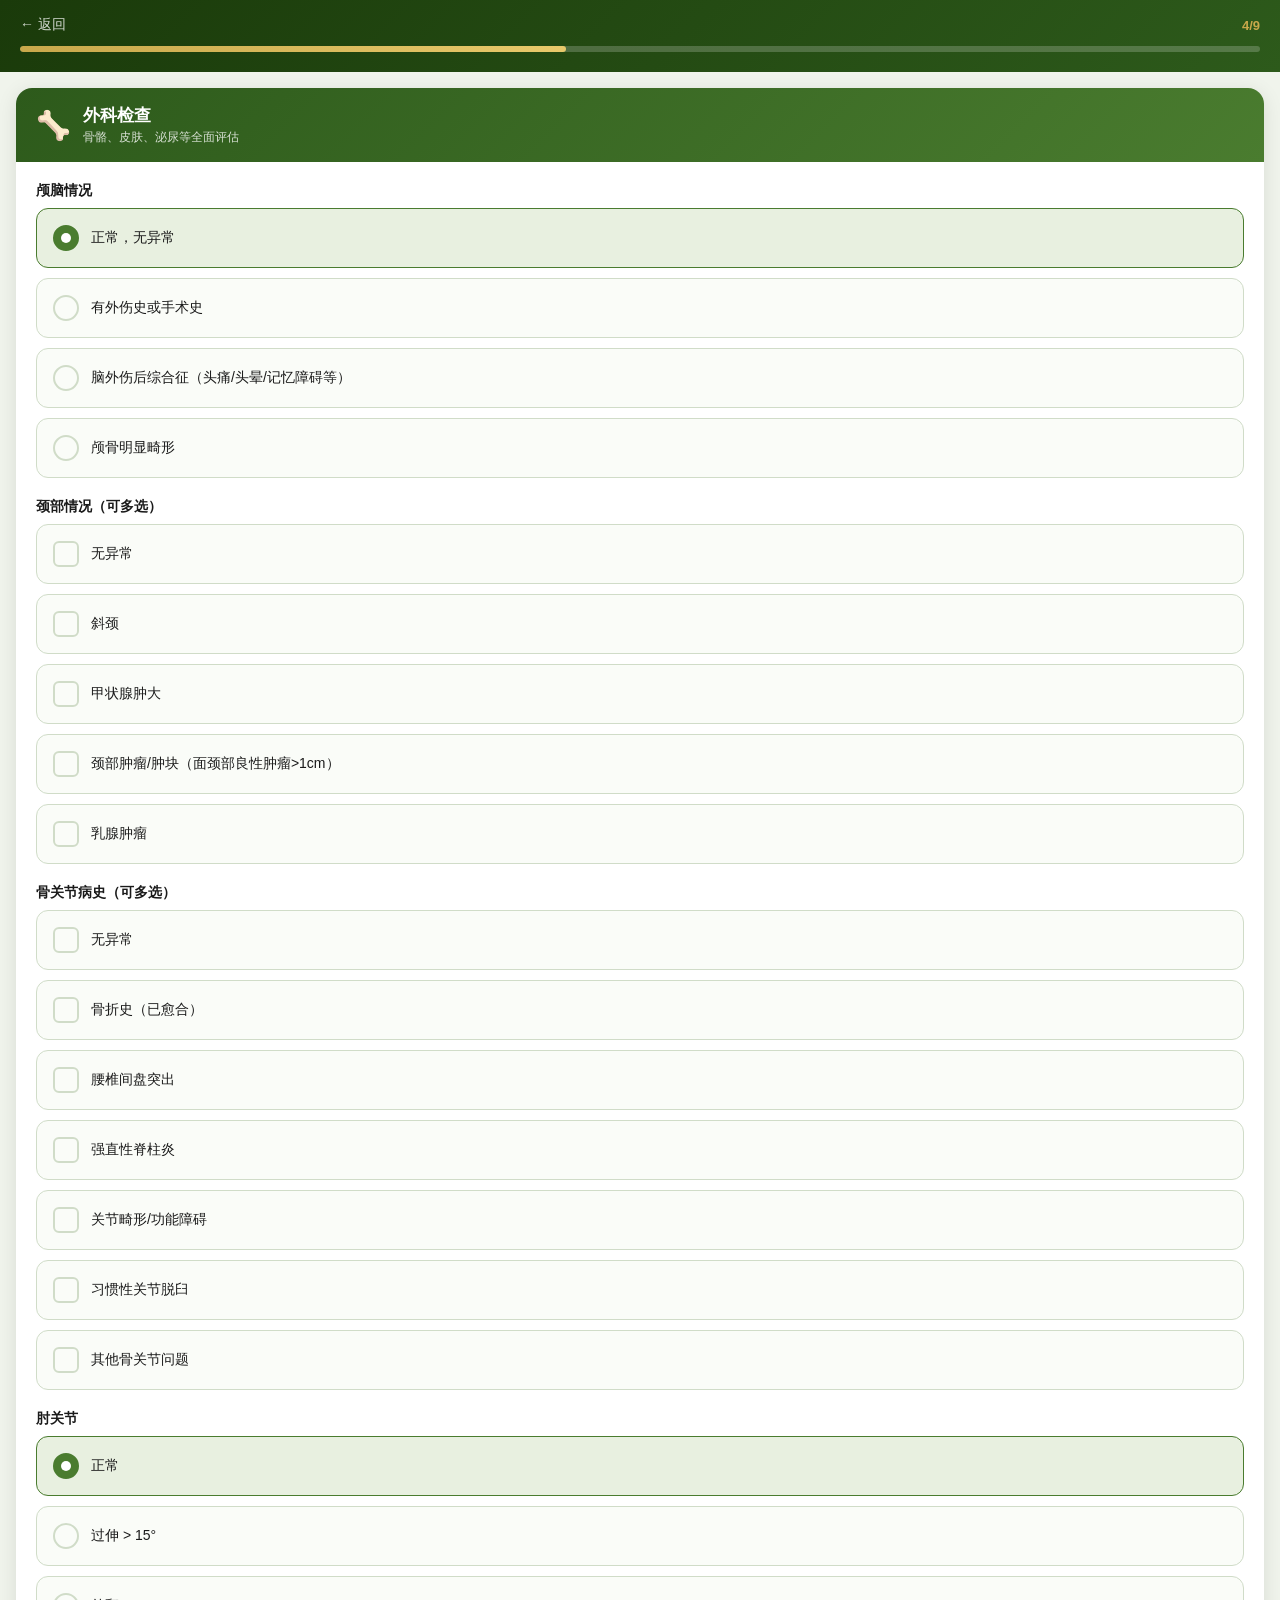
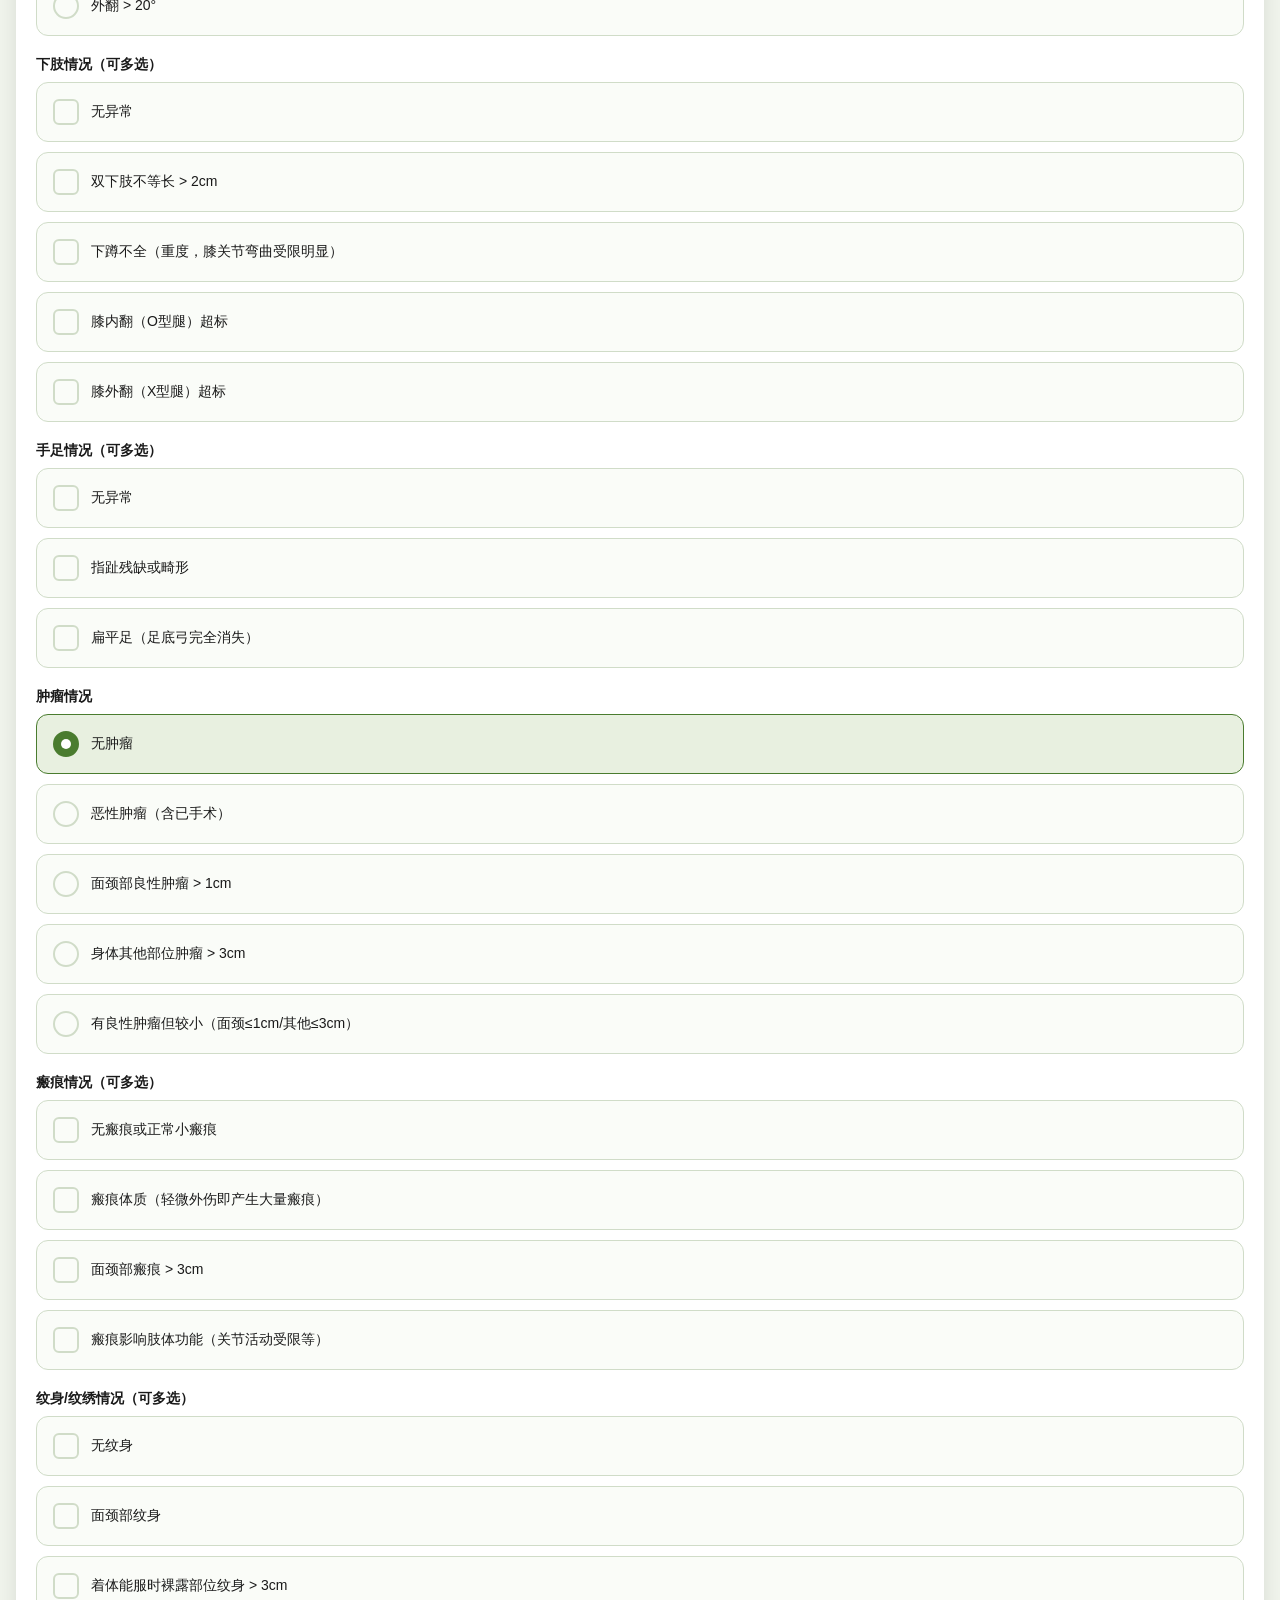
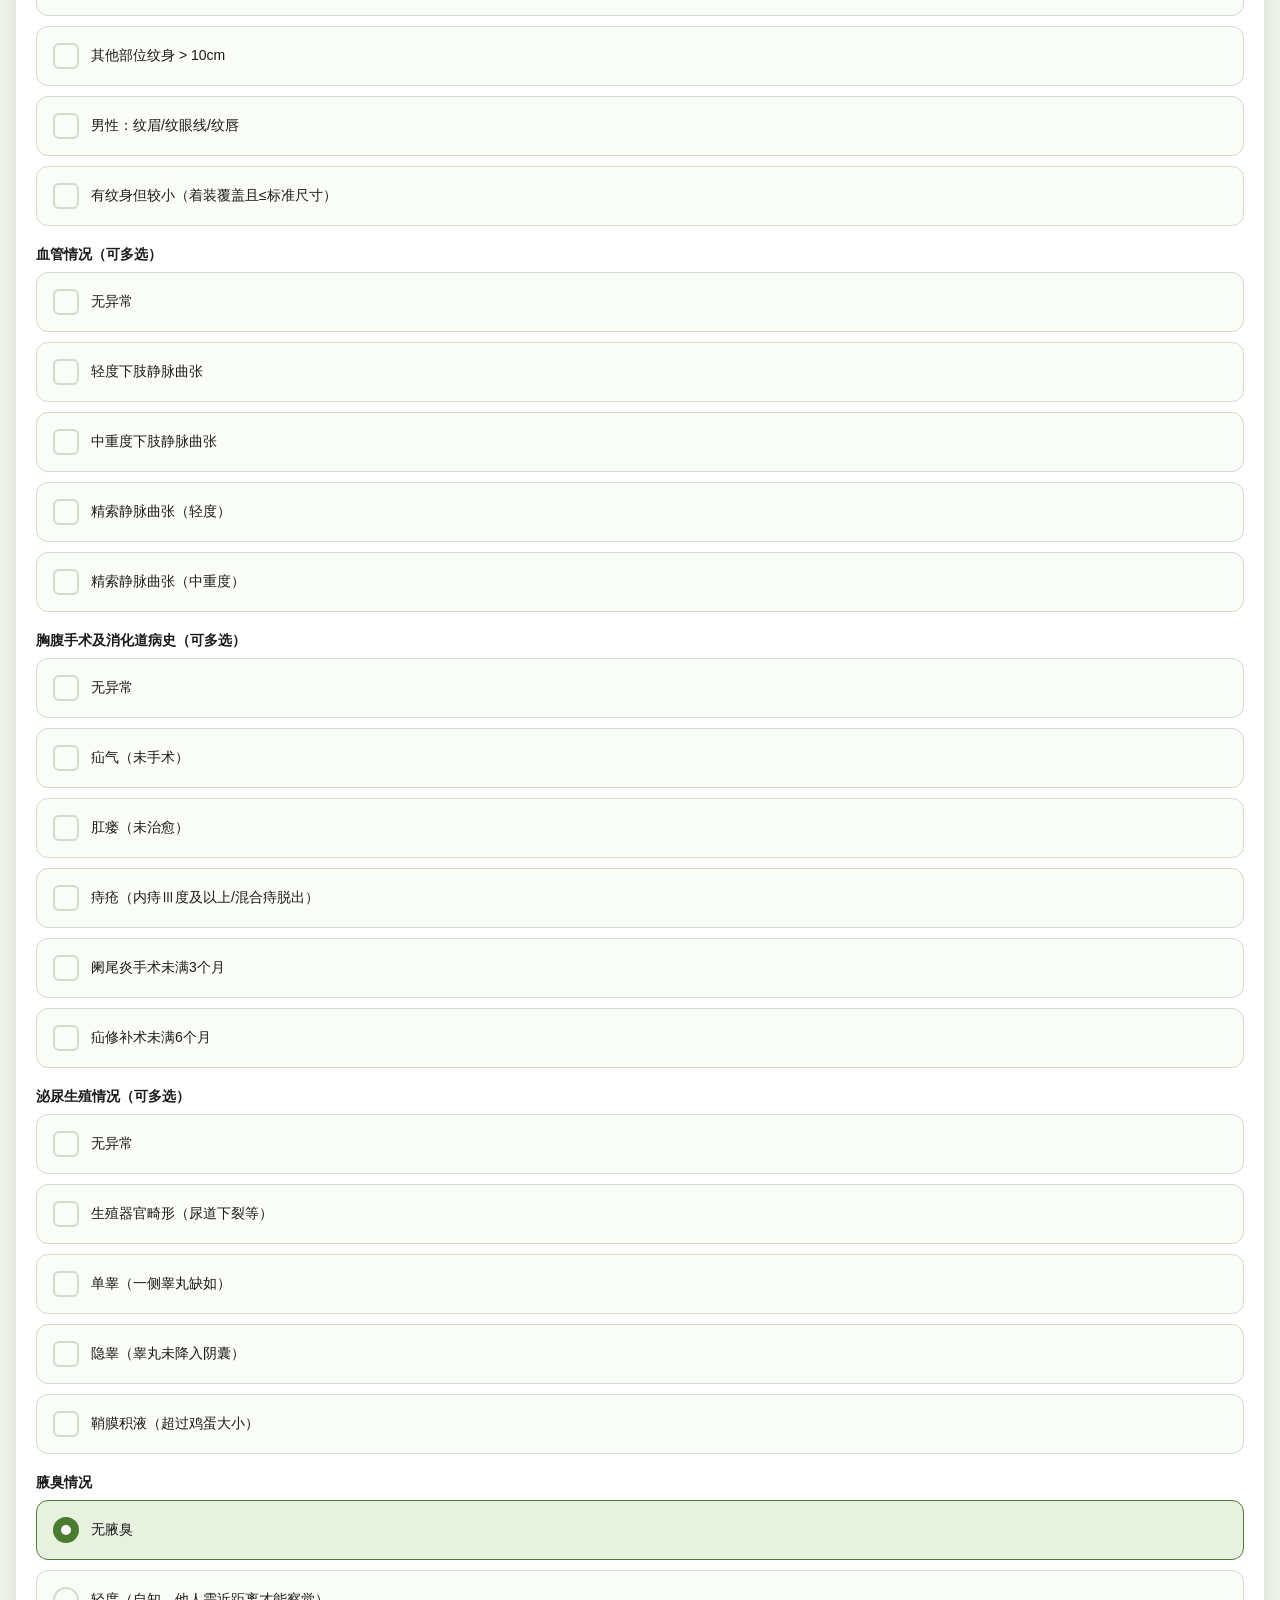
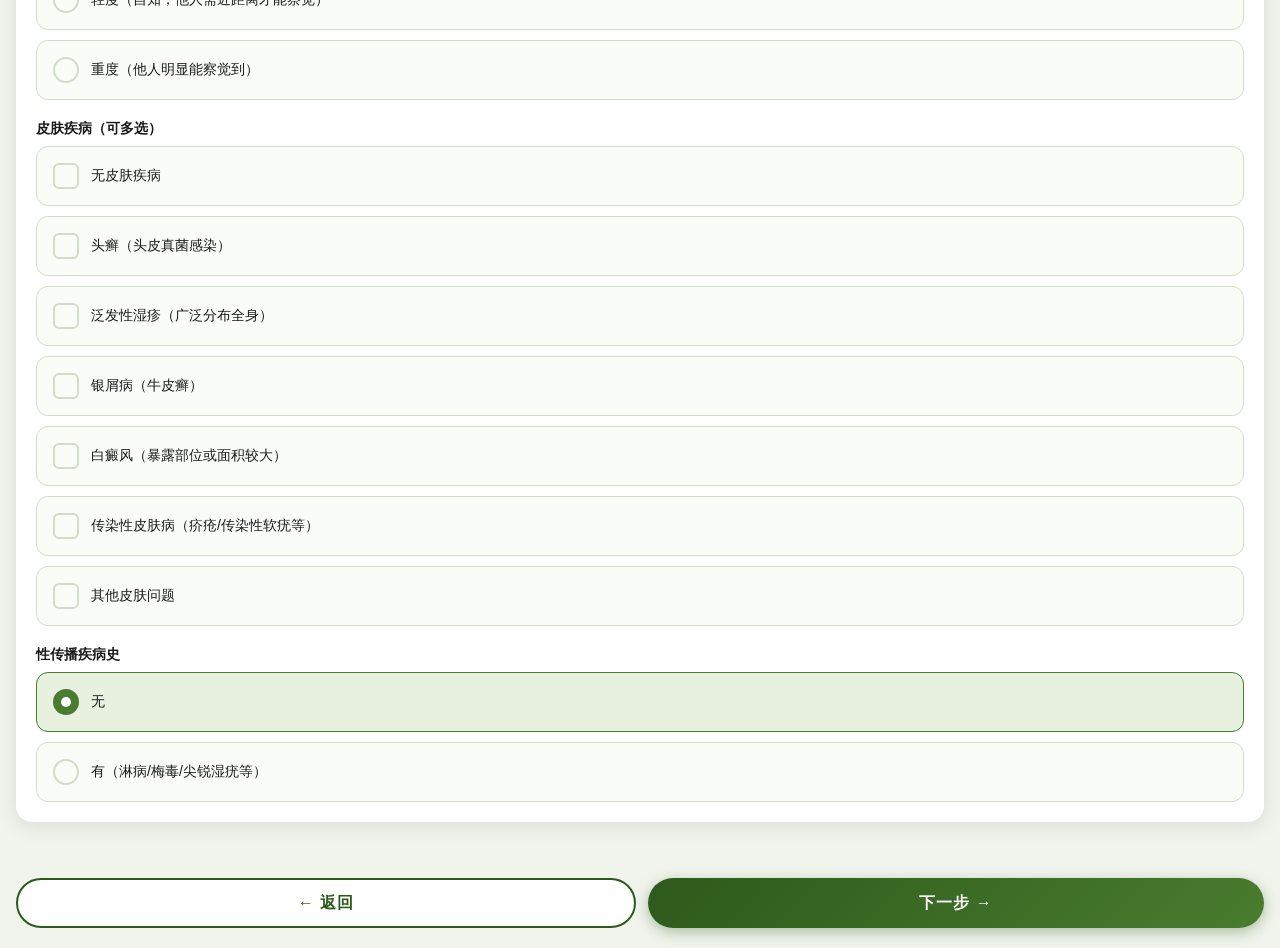
<file: surgical.html>
<!DOCTYPE html>
<html lang="zh-CN">
<head>
    <meta charset="UTF-8">
    <meta name="viewport" content="width=device-width, initial-scale=1.0, maximum-scale=1.0, user-scalable=no">
    <title>外科检查 - 入伍体检自测</title>
    <link rel="stylesheet" href="styles.css">
</head>
<body>
    <div class="page-header">
        <div class="header-top">
            <a href="internal.html" class="btn-back-header">← 返回</a>
            <span class="header-step">4/9</span>
        </div>
        <div class="progress-track">
            <div class="progress-fill" style="width: 44%"></div>
        </div>
    </div>

    <div class="page-content">
        <div class="section-card fade-in">
            <div class="section-header">
                <span class="section-icon">🦴</span>
                <div>
                    <div class="section-name">外科检查</div>
                    <div class="section-desc">骨骼、皮肤、泌尿等全面评估</div>
                </div>
            </div>
            <div class="section-body">

                <!-- 颅脑 -->
                <div class="field">
                    <div class="field-label">颅脑情况</div>
                    <div class="radio-group">
                        <label class="radio-item selected" onclick="selectRadio(this,'skull','none')">
                            <input type="radio" name="skull" value="none" checked>
                            <span class="radio-dot"></span>
                            <span class="option-text">正常，无异常</span>
                        </label>
                        <label class="radio-item" onclick="selectRadio(this,'skull','trauma')">
                            <input type="radio" name="skull" value="trauma">
                            <span class="radio-dot"></span>
                            <span class="option-text">有外伤史或手术史</span>
                        </label>
                        <label class="radio-item" onclick="selectRadio(this,'skull','syndrome')">
                            <input type="radio" name="skull" value="syndrome">
                            <span class="radio-dot"></span>
                            <span class="option-text">脑外伤后综合征（头痛/头晕/记忆障碍等）</span>
                        </label>
                        <label class="radio-item" onclick="selectRadio(this,'skull','deform')">
                            <input type="radio" name="skull" value="deform">
                            <span class="radio-dot"></span>
                            <span class="option-text">颅骨明显畸形</span>
                        </label>
                    </div>
                </div>

                <!-- 颈部 -->
                <div class="field">
                    <div class="field-label">颈部情况（可多选）</div>
                    <div class="checkbox-group">
                        <label class="checkbox-item" onclick="toggleCheckbox(this,event)">
                            <input type="checkbox" value="neck_none">
                            <span class="check-box">✓</span>
                            <span class="option-text">无异常</span>
                        </label>
                        <label class="checkbox-item" onclick="toggleCheckbox(this,event)">
                            <input type="checkbox" value="neck_torticollis">
                            <span class="check-box">✓</span>
                            <span class="option-text">斜颈</span>
                        </label>
                        <label class="checkbox-item" onclick="toggleCheckbox(this,event)">
                            <input type="checkbox" value="neck_thyroid">
                            <span class="check-box">✓</span>
                            <span class="option-text">甲状腺肿大</span>
                        </label>
                        <label class="checkbox-item" onclick="toggleCheckbox(this,event)">
                            <input type="checkbox" value="neck_tumor">
                            <span class="check-box">✓</span>
                            <span class="option-text">颈部肿瘤/肿块（面颈部良性肿瘤>1cm）</span>
                        </label>
                        <label class="checkbox-item" onclick="toggleCheckbox(this,event)">
                            <input type="checkbox" value="neck_breast">
                            <span class="check-box">✓</span>
                            <span class="option-text">乳腺肿瘤</span>
                        </label>
                    </div>
                </div>

                <!-- 骨关节 -->
                <div class="field">
                    <div class="field-label">骨关节病史（可多选）</div>
                    <div class="checkbox-group">
                        <label class="checkbox-item" onclick="toggleCheckbox(this,event)">
                            <input type="checkbox" value="bone_none">
                            <span class="check-box">✓</span>
                            <span class="option-text">无异常</span>
                        </label>
                        <label class="checkbox-item" onclick="toggleCheckbox(this,event)">
                            <input type="checkbox" value="bone_fracture">
                            <span class="check-box">✓</span>
                            <span class="option-text">骨折史（已愈合）</span>
                        </label>
                        <label class="checkbox-item" onclick="toggleCheckbox(this,event)">
                            <input type="checkbox" value="bone_disc">
                            <span class="check-box">✓</span>
                            <span class="option-text">腰椎间盘突出</span>
                        </label>
                        <label class="checkbox-item" onclick="toggleCheckbox(this,event)">
                            <input type="checkbox" value="bone_ankylosing">
                            <span class="check-box">✓</span>
                            <span class="option-text">强直性脊柱炎</span>
                        </label>
                        <label class="checkbox-item" onclick="toggleCheckbox(this,event)">
                            <input type="checkbox" value="bone_deform">
                            <span class="check-box">✓</span>
                            <span class="option-text">关节畸形/功能障碍</span>
                        </label>
                        <label class="checkbox-item" onclick="toggleCheckbox(this,event)">
                            <input type="checkbox" value="bone_disloc">
                            <span class="check-box">✓</span>
                            <span class="option-text">习惯性关节脱臼</span>
                        </label>
                        <label class="checkbox-item" onclick="toggleCheckbox(this,event)">
                            <input type="checkbox" value="bone_other">
                            <span class="check-box">✓</span>
                            <span class="option-text">其他骨关节问题</span>
                        </label>
                    </div>
                </div>

                <!-- 骨关节其他填写 -->
                <div class="field" id="bone-other-field" style="display:none">
                    <div class="field-label">骨关节其他问题（请描述）</div>
                    <input type="text" id="bone-other-text" placeholder="请填写具体情况" oninput="saveData()">
                </div>

                <!-- 肘关节 -->
                <div class="field">
                    <div class="field-label">肘关节</div>
                    <div class="radio-group">
                        <label class="radio-item selected" onclick="selectRadio(this,'elbow','normal')">
                            <input type="radio" name="elbow" value="normal" checked>
                            <span class="radio-dot"></span>
                            <span class="option-text">正常</span>
                        </label>
                        <label class="radio-item" onclick="selectRadio(this,'elbow','over15')">
                            <input type="radio" name="elbow" value="over15">
                            <span class="radio-dot"></span>
                            <span class="option-text">过伸 > 15°</span>
                        </label>
                        <label class="radio-item" onclick="selectRadio(this,'elbow','valgus20')">
                            <input type="radio" name="elbow" value="valgus20">
                            <span class="radio-dot"></span>
                            <span class="option-text">外翻 > 20°</span>
                        </label>
                    </div>
                </div>

                <!-- 下肢 -->
                <div class="field">
                    <div class="field-label">下肢情况（可多选）</div>
                    <div class="checkbox-group">
                        <label class="checkbox-item" onclick="toggleCheckbox(this,event)">
                            <input type="checkbox" value="leg_none">
                            <span class="check-box">✓</span>
                            <span class="option-text">无异常</span>
                        </label>
                        <label class="checkbox-item" onclick="toggleCheckbox(this,event)">
                            <input type="checkbox" value="leg_unequal">
                            <span class="check-box">✓</span>
                            <span class="option-text">双下肢不等长 > 2cm</span>
                        </label>
                        <label class="checkbox-item" onclick="toggleCheckbox(this,event)">
                            <input type="checkbox" value="leg_squat">
                            <span class="check-box">✓</span>
                            <span class="option-text">下蹲不全（重度，膝关节弯曲受限明显）</span>
                        </label>
                        <label class="checkbox-item" onclick="toggleCheckbox(this,event)">
                            <input type="checkbox" value="leg_varus">
                            <span class="check-box">✓</span>
                            <span class="option-text">膝内翻（O型腿）超标</span>
                        </label>
                        <label class="checkbox-item" onclick="toggleCheckbox(this,event)">
                            <input type="checkbox" value="leg_valgus">
                            <span class="check-box">✓</span>
                            <span class="option-text">膝外翻（X型腿）超标</span>
                        </label>
                    </div>
                </div>

                <!-- 手足 -->
                <div class="field">
                    <div class="field-label">手足情况（可多选）</div>
                    <div class="checkbox-group">
                        <label class="checkbox-item" onclick="toggleCheckbox(this,event)">
                            <input type="checkbox" value="foot_none">
                            <span class="check-box">✓</span>
                            <span class="option-text">无异常</span>
                        </label>
                        <label class="checkbox-item" onclick="toggleCheckbox(this,event)">
                            <input type="checkbox" value="foot_missing">
                            <span class="check-box">✓</span>
                            <span class="option-text">指趾残缺或畸形</span>
                        </label>
                        <label class="checkbox-item" onclick="toggleCheckbox(this,event)">
                            <input type="checkbox" value="foot_flat">
                            <span class="check-box">✓</span>
                            <span class="option-text">扁平足（足底弓完全消失）</span>
                        </label>
                    </div>
                </div>

                <!-- 肿瘤 -->
                <div class="field">
                    <div class="field-label">肿瘤情况</div>
                    <div class="radio-group">
                        <label class="radio-item selected" onclick="selectRadio(this,'tumor','none')">
                            <input type="radio" name="tumor" value="none" checked>
                            <span class="radio-dot"></span>
                            <span class="option-text">无肿瘤</span>
                        </label>
                        <label class="radio-item" onclick="selectRadio(this,'tumor','malignant')">
                            <input type="radio" name="tumor" value="malignant">
                            <span class="radio-dot"></span>
                            <span class="option-text">恶性肿瘤（含已手术）</span>
                        </label>
                        <label class="radio-item" onclick="selectRadio(this,'tumor','face_benign')">
                            <input type="radio" name="tumor" value="face_benign">
                            <span class="radio-dot"></span>
                            <span class="option-text">面颈部良性肿瘤 > 1cm</span>
                        </label>
                        <label class="radio-item" onclick="selectRadio(this,'tumor','body_benign')">
                            <input type="radio" name="tumor" value="body_benign">
                            <span class="radio-dot"></span>
                            <span class="option-text">身体其他部位肿瘤 > 3cm</span>
                        </label>
                        <label class="radio-item" onclick="selectRadio(this,'tumor','small')">
                            <input type="radio" name="tumor" value="small">
                            <span class="radio-dot"></span>
                            <span class="option-text">有良性肿瘤但较小（面颈≤1cm/其他≤3cm）</span>
                        </label>
                    </div>
                </div>

                <!-- 瘢痕 -->
                <div class="field">
                    <div class="field-label">瘢痕情况（可多选）</div>
                    <div class="checkbox-group">
                        <label class="checkbox-item" onclick="toggleCheckbox(this,event)">
                            <input type="checkbox" value="scar_none">
                            <span class="check-box">✓</span>
                            <span class="option-text">无瘢痕或正常小瘢痕</span>
                        </label>
                        <label class="checkbox-item" onclick="toggleCheckbox(this,event)">
                            <input type="checkbox" value="scar_constitution">
                            <span class="check-box">✓</span>
                            <span class="option-text">瘢痕体质（轻微外伤即产生大量瘢痕）</span>
                        </label>
                        <label class="checkbox-item" onclick="toggleCheckbox(this,event)">
                            <input type="checkbox" value="scar_face">
                            <span class="check-box">✓</span>
                            <span class="option-text">面颈部瘢痕 > 3cm</span>
                        </label>
                        <label class="checkbox-item" onclick="toggleCheckbox(this,event)">
                            <input type="checkbox" value="scar_func">
                            <span class="check-box">✓</span>
                            <span class="option-text">瘢痕影响肢体功能（关节活动受限等）</span>
                        </label>
                    </div>
                </div>

                <!-- 纹身 -->
                <div class="field">
                    <div class="field-label">纹身/纹绣情况（可多选）</div>
                    <div class="checkbox-group">
                        <label class="checkbox-item" onclick="toggleCheckbox(this,event)">
                            <input type="checkbox" value="tattoo_none">
                            <span class="check-box">✓</span>
                            <span class="option-text">无纹身</span>
                        </label>
                        <label class="checkbox-item" onclick="toggleCheckbox(this,event)">
                            <input type="checkbox" value="tattoo_face">
                            <span class="check-box">✓</span>
                            <span class="option-text">面颈部纹身</span>
                        </label>
                        <label class="checkbox-item" onclick="toggleCheckbox(this,event)">
                            <input type="checkbox" value="tattoo_exposed_large">
                            <span class="check-box">✓</span>
                            <span class="option-text">着体能服时裸露部位纹身 > 3cm</span>
                        </label>
                        <label class="checkbox-item" onclick="toggleCheckbox(this,event)">
                            <input type="checkbox" value="tattoo_body_large">
                            <span class="check-box">✓</span>
                            <span class="option-text">其他部位纹身 > 10cm</span>
                        </label>
                        <label class="checkbox-item" onclick="toggleCheckbox(this,event)" id="tattoo_male_item">
                            <input type="checkbox" value="tattoo_male_makeup">
                            <span class="check-box">✓</span>
                            <span class="option-text">男性：纹眉/纹眼线/纹唇</span>
                        </label>
                        <label class="checkbox-item" onclick="toggleCheckbox(this,event)" id="tattoo_female_item">
                            <input type="checkbox" value="tattoo_female_lip">
                            <span class="check-box">✓</span>
                            <span class="option-text">女性：纹唇（超出唇线范围）</span>
                        </label>
                        <label class="checkbox-item" onclick="toggleCheckbox(this,event)">
                            <input type="checkbox" value="tattoo_small">
                            <span class="check-box">✓</span>
                            <span class="option-text">有纹身但较小（着装覆盖且≤标准尺寸）</span>
                        </label>
                    </div>
                </div>

                <!-- 血管 -->
                <div class="field">
                    <div class="field-label">血管情况（可多选）</div>
                    <div class="checkbox-group">
                        <label class="checkbox-item" onclick="toggleCheckbox(this,event)">
                            <input type="checkbox" value="varix_none">
                            <span class="check-box">✓</span>
                            <span class="option-text">无异常</span>
                        </label>
                        <label class="checkbox-item" onclick="toggleCheckbox(this,event)">
                            <input type="checkbox" value="varix_leg_mild">
                            <span class="check-box">✓</span>
                            <span class="option-text">轻度下肢静脉曲张</span>
                        </label>
                        <label class="checkbox-item" onclick="toggleCheckbox(this,event)">
                            <input type="checkbox" value="varix_leg_severe">
                            <span class="check-box">✓</span>
                            <span class="option-text">中重度下肢静脉曲张</span>
                        </label>
                        <label class="checkbox-item" onclick="toggleCheckbox(this,event)" id="varix_male_item">
                            <input type="checkbox" value="varix_varicocele_mild">
                            <span class="check-box">✓</span>
                            <span class="option-text">精索静脉曲张（轻度）</span>
                        </label>
                        <label class="checkbox-item" onclick="toggleCheckbox(this,event)" id="varix_varicocele_item">
                            <input type="checkbox" value="varix_varicocele_severe">
                            <span class="check-box">✓</span>
                            <span class="option-text">精索静脉曲张（中重度）</span>
                        </label>
                    </div>
                </div>

                <!-- 胸腹手术史 -->
                <div class="field">
                    <div class="field-label">胸腹手术及消化道病史（可多选）</div>
                    <div class="checkbox-group">
                        <label class="checkbox-item" onclick="toggleCheckbox(this,event)">
                            <input type="checkbox" value="surg_none">
                            <span class="check-box">✓</span>
                            <span class="option-text">无异常</span>
                        </label>
                        <label class="checkbox-item" onclick="toggleCheckbox(this,event)">
                            <input type="checkbox" value="surg_hernia">
                            <span class="check-box">✓</span>
                            <span class="option-text">疝气（未手术）</span>
                        </label>
                        <label class="checkbox-item" onclick="toggleCheckbox(this,event)">
                            <input type="checkbox" value="surg_fistula">
                            <span class="check-box">✓</span>
                            <span class="option-text">肛瘘（未治愈）</span>
                        </label>
                        <label class="checkbox-item" onclick="toggleCheckbox(this,event)">
                            <input type="checkbox" value="surg_hemorrhoid">
                            <span class="check-box">✓</span>
                            <span class="option-text">痔疮（内痔Ⅲ度及以上/混合痔脱出）</span>
                        </label>
                        <label class="checkbox-item" onclick="toggleCheckbox(this,event)">
                            <input type="checkbox" value="surg_appendix_recent">
                            <span class="check-box">✓</span>
                            <span class="option-text">阑尾炎手术未满3个月</span>
                        </label>
                        <label class="checkbox-item" onclick="toggleCheckbox(this,event)">
                            <input type="checkbox" value="surg_hernia_recent">
                            <span class="check-box">✓</span>
                            <span class="option-text">疝修补术未满6个月</span>
                        </label>
                    </div>
                </div>

                <!-- 泌尿生殖（男性） -->
                <div class="field" id="urogenital_male_field">
                    <div class="field-label">泌尿生殖情况（可多选）</div>
                    <div class="checkbox-group">
                        <label class="checkbox-item" onclick="toggleCheckbox(this,event)">
                            <input type="checkbox" value="uro_none">
                            <span class="check-box">✓</span>
                            <span class="option-text">无异常</span>
                        </label>
                        <label class="checkbox-item" onclick="toggleCheckbox(this,event)">
                            <input type="checkbox" value="uro_malform">
                            <span class="check-box">✓</span>
                            <span class="option-text">生殖器官畸形（尿道下裂等）</span>
                        </label>
                        <label class="checkbox-item" onclick="toggleCheckbox(this,event)">
                            <input type="checkbox" value="uro_single_testis">
                            <span class="check-box">✓</span>
                            <span class="option-text">单睾（一侧睾丸缺如）</span>
                        </label>
                        <label class="checkbox-item" onclick="toggleCheckbox(this,event)">
                            <input type="checkbox" value="uro_cryptorchid">
                            <span class="check-box">✓</span>
                            <span class="option-text">隐睾（睾丸未降入阴囊）</span>
                        </label>
                        <label class="checkbox-item" onclick="toggleCheckbox(this,event)">
                            <input type="checkbox" value="uro_hydrocele">
                            <span class="check-box">✓</span>
                            <span class="option-text">鞘膜积液（超过鸡蛋大小）</span>
                        </label>
                    </div>
                </div>

                <!-- 腋臭 -->
                <div class="field">
                    <div class="field-label">腋臭情况</div>
                    <div class="radio-group">
                        <label class="radio-item selected" onclick="selectRadio(this,'axillary','none')">
                            <input type="radio" name="axillary" value="none" checked>
                            <span class="radio-dot"></span>
                            <span class="option-text">无腋臭</span>
                        </label>
                        <label class="radio-item" onclick="selectRadio(this,'axillary','mild')">
                            <input type="radio" name="axillary" value="mild">
                            <span class="radio-dot"></span>
                            <span class="option-text">轻度（自知，他人需近距离才能察觉）</span>
                        </label>
                        <label class="radio-item" onclick="selectRadio(this,'axillary','severe')">
                            <input type="radio" name="axillary" value="severe">
                            <span class="radio-dot"></span>
                            <span class="option-text">重度（他人明显能察觉到）</span>
                        </label>
                    </div>
                </div>

                <!-- 皮肤病 -->
                <div class="field">
                    <div class="field-label">皮肤疾病（可多选）</div>
                    <div class="checkbox-group">
                        <label class="checkbox-item" onclick="toggleCheckbox(this,event)">
                            <input type="checkbox" value="skin_none">
                            <span class="check-box">✓</span>
                            <span class="option-text">无皮肤疾病</span>
                        </label>
                        <label class="checkbox-item" onclick="toggleCheckbox(this,event)">
                            <input type="checkbox" value="skin_tinea">
                            <span class="check-box">✓</span>
                            <span class="option-text">头癣（头皮真菌感染）</span>
                        </label>
                        <label class="checkbox-item" onclick="toggleCheckbox(this,event)">
                            <input type="checkbox" value="skin_eczema">
                            <span class="check-box">✓</span>
                            <span class="option-text">泛发性湿疹（广泛分布全身）</span>
                        </label>
                        <label class="checkbox-item" onclick="toggleCheckbox(this,event)">
                            <input type="checkbox" value="skin_psoriasis">
                            <span class="check-box">✓</span>
                            <span class="option-text">银屑病（牛皮癣）</span>
                        </label>
                        <label class="checkbox-item" onclick="toggleCheckbox(this,event)">
                            <input type="checkbox" value="skin_vitiligo_large">
                            <span class="check-box">✓</span>
                            <span class="option-text">白癜风（暴露部位或面积较大）</span>
                        </label>
                        <label class="checkbox-item" onclick="toggleCheckbox(this,event)">
                            <input type="checkbox" value="skin_infect">
                            <span class="check-box">✓</span>
                            <span class="option-text">传染性皮肤病（疥疮/传染性软疣等）</span>
                        </label>
                        <label class="checkbox-item" onclick="toggleCheckbox(this,event)">
                            <input type="checkbox" value="skin_other">
                            <span class="check-box">✓</span>
                            <span class="option-text">其他皮肤问题</span>
                        </label>
                    </div>
                </div>

                <!-- 皮肤其他 -->
                <div class="field" id="skin-other-field" style="display:none">
                    <div class="field-label">其他皮肤问题（请描述）</div>
                    <input type="text" id="skin-other-text" placeholder="请填写具体情况" oninput="saveData()">
                </div>

                <!-- 性传播疾病 -->
                <div class="field">
                    <div class="field-label">性传播疾病史</div>
                    <div class="radio-group">
                        <label class="radio-item selected" onclick="selectRadio(this,'std','none')">
                            <input type="radio" name="std" value="none" checked>
                            <span class="radio-dot"></span>
                            <span class="option-text">无</span>
                        </label>
                        <label class="radio-item" onclick="selectRadio(this,'std','has')">
                            <input type="radio" name="std" value="has">
                            <span class="radio-dot"></span>
                            <span class="option-text">有（淋病/梅毒/尖锐湿疣等）</span>
                        </label>
                    </div>
                </div>

            </div>
        </div>
    </div>

    <div class="page-nav">
        <a href="internal.html" class="btn-prev">← 返回</a>
        <a href="hearing.html" class="btn-next">下一步 →</a>
    </div>

    <script>
        const savedData = JSON.parse(localStorage.getItem('examData') || '{}');
        const gender = savedData.gender || 'male';

        // 根据性别显示/隐藏特定选项
        function applyGenderDisplay() {
            const isMale = gender === 'male';
            // 男性纹眉眼唇
            if (document.getElementById('tattoo_male_item')) {
                document.getElementById('tattoo_male_item').style.display = isMale ? 'flex' : 'none';
            }
            // 女性纹唇
            if (document.getElementById('tattoo_female_item')) {
                document.getElementById('tattoo_female_item').style.display = isMale ? 'none' : 'flex';
            }
            // 男性精索静脉曲张
            if (document.getElementById('varix_male_item')) {
                document.getElementById('varix_male_item').style.display = isMale ? 'flex' : 'none';
            }
            if (document.getElementById('varix_varicocele_item')) {
                document.getElementById('varix_varicocele_item').style.display = isMale ? 'flex' : 'none';
            }
            // 男性泌尿生殖
            if (document.getElementById('urogenital_male_field')) {
                document.getElementById('urogenital_male_field').style.display = isMale ? 'block' : 'none';
            }
        }
        applyGenderDisplay();

        // 恢复保存的单选
        function setRadio(name, value) {
            const el = document.querySelector(`input[name="${name}"][value="${value}"]`);
            if (el) {
                el.checked = true;
                document.querySelectorAll(`input[name="${name}"]`).forEach(inp => {
                    inp.closest('.radio-item').classList.toggle('selected', inp.checked);
                });
            }
        }

        // 恢复保存的多选
        function restoreCheckboxes(keyName) {
            const vals = savedData[keyName] || [];
            vals.forEach(v => {
                const cb = document.querySelector(`input[value="${v}"]`);
                if (cb && cb.type === 'checkbox') {
                    cb.checked = true;
                    cb.closest('.checkbox-item').classList.add('selected');
                }
            });
        }

        if (savedData.skull) setRadio('skull', savedData.skull);
        if (savedData.elbow) setRadio('elbow', savedData.elbow);
        if (savedData.tumor) setRadio('tumor', savedData.tumor);
        if (savedData.axillary) setRadio('axillary', savedData.axillary);
        if (savedData.std) setRadio('std', savedData.std);
        restoreCheckboxes('neckIssues');
        restoreCheckboxes('boneIssues');
        restoreCheckboxes('legIssues');
        restoreCheckboxes('footIssues');
        restoreCheckboxes('scarIssues');
        restoreCheckboxes('tattooIssues');
        restoreCheckboxes('varixIssues');
        restoreCheckboxes('surgIssues');
        restoreCheckboxes('uroIssues');
        restoreCheckboxes('skinIssues');
        if (savedData.boneOtherText) document.getElementById('bone-other-text').value = savedData.boneOtherText;
        if (savedData.skinOtherText) document.getElementById('skin-other-text').value = savedData.skinOtherText;

        // 检查是否选了"其他"
        function checkOtherVisible() {
            const boneOther = document.querySelector('input[value="bone_other"]');
            const skinOther = document.querySelector('input[value="skin_other"]');
            document.getElementById('bone-other-field').style.display = (boneOther && boneOther.checked) ? 'block' : 'none';
            document.getElementById('skin-other-field').style.display = (skinOther && skinOther.checked) ? 'block' : 'none';
        }
        checkOtherVisible();

        function selectRadio(el, name, value) {
            el.parentElement.querySelectorAll('.radio-item').forEach(i => i.classList.remove('selected'));
            el.classList.add('selected');
            saveData();
        }

        function toggleCheckbox(el, e) {
            if (e) e.preventDefault();
            el.classList.toggle('selected');
            el.querySelector('input').checked = el.classList.contains('selected');
            checkOtherVisible();
            saveData();
        }

        function getCheckedValues(groupSelector) {
            const vals = [];
            document.querySelectorAll(`${groupSelector} input[type="checkbox"]:checked`).forEach(cb => vals.push(cb.value));
            return vals;
        }

        function saveData() {
            const data = {
                skull: document.querySelector('input[name="skull"]:checked')?.value || 'none',
                neckIssues: getCheckedValues('.field:nth-child(2) .checkbox-group'),
                boneIssues: getCheckedValues('.field:nth-child(3) .checkbox-group'),
                boneOtherText: document.getElementById('bone-other-text').value,
                elbow: document.querySelector('input[name="elbow"]:checked')?.value || 'normal',
                legIssues: getCheckedValues('.field:nth-child(6) .checkbox-group'),
                footIssues: getCheckedValues('.field:nth-child(7) .checkbox-group'),
                tumor: document.querySelector('input[name="tumor"]:checked')?.value || 'none',
                scarIssues: getCheckedValues('.field:nth-child(9) .checkbox-group'),
                tattooIssues: getCheckedValues('.field:nth-child(10) .checkbox-group'),
                varixIssues: getCheckedValues('.field:nth-child(11) .checkbox-group'),
                surgIssues: getCheckedValues('.field:nth-child(12) .checkbox-group'),
                uroIssues: getCheckedValues('#urogenital_male_field .checkbox-group'),
                axillary: document.querySelector('input[name="axillary"]:checked')?.value || 'none',
                skinIssues: getCheckedValues('.field:nth-child(15) .checkbox-group'),
                skinOtherText: document.getElementById('skin-other-text').value,
                std: document.querySelector('input[name="std"]:checked')?.value || 'none',
            };
            localStorage.setItem('examData', JSON.stringify({...savedData, ...data}));
        }

        document.querySelectorAll('input[type="radio"]').forEach(el => el.addEventListener('change', saveData));
    </script>
</body>
</html>
</file>
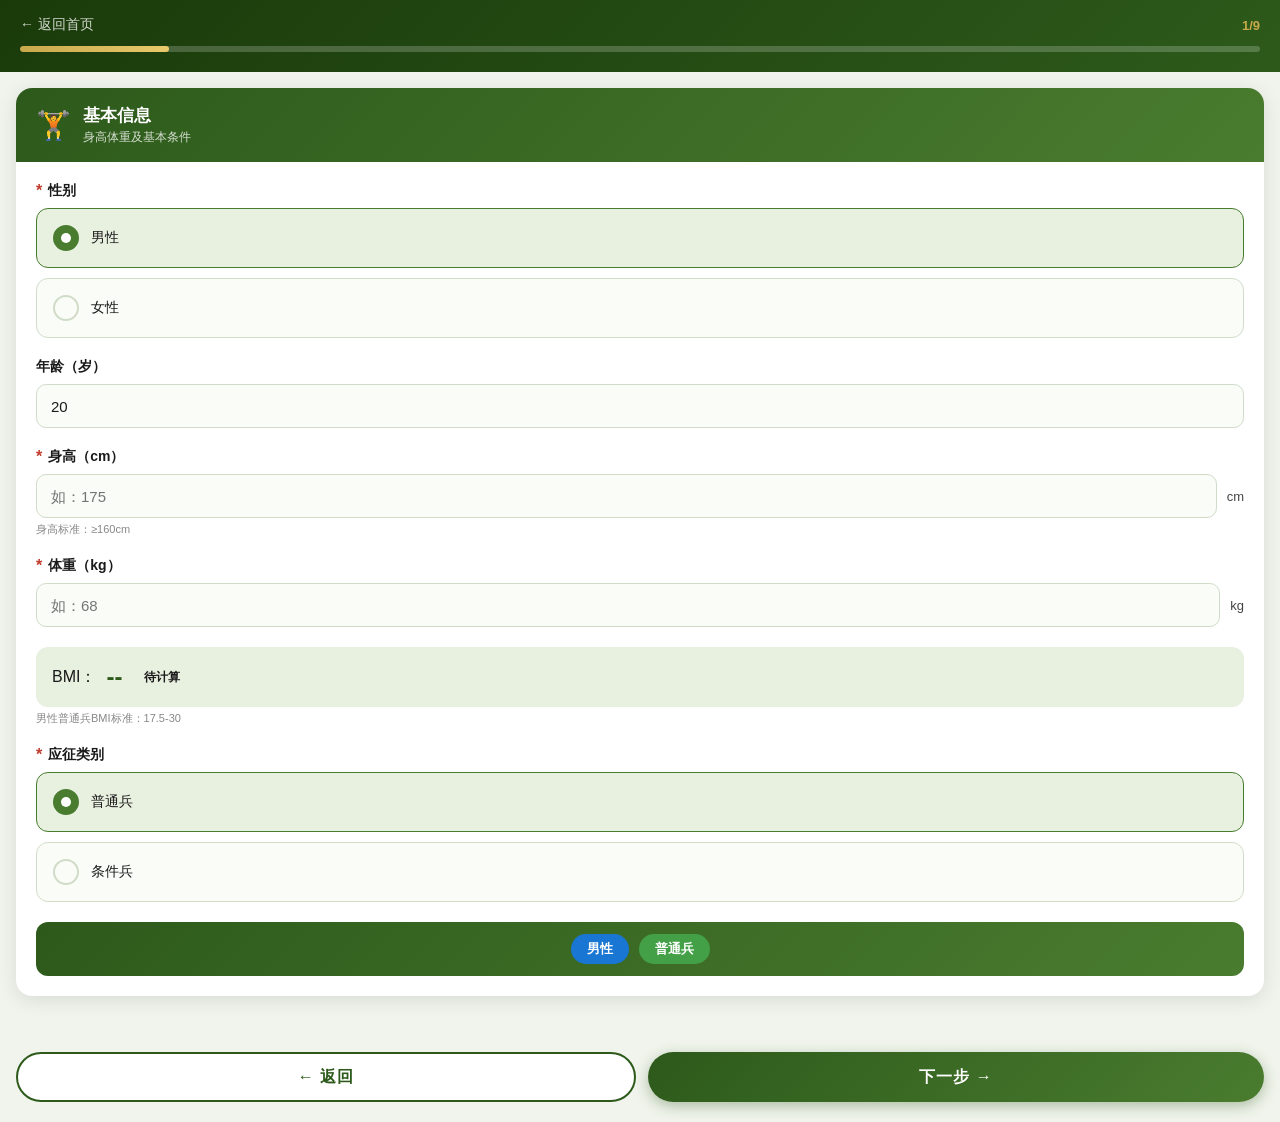
<file: userinfo.html>
<!DOCTYPE html>
<html lang="zh-CN">
<head>
    <meta charset="UTF-8">
    <meta name="viewport" content="width=device-width, initial-scale=1.0, maximum-scale=1.0, user-scalable=no">
    <title>基本信息 - 入伍体检自测</title>
    <link rel="stylesheet" href="styles.css">
</head>
<body>
    <!-- 顶部导航 -->
    <div class="page-header">
        <div class="header-top">
            <a href="index.html" class="btn-back-header">← 返回首页</a>
            <span class="header-step">1/9</span>
        </div>
        <div class="progress-track">
            <div class="progress-fill" style="width: 12%"></div>
        </div>
    </div>

    <div class="page-content">
        <div class="section-card fade-in">
            <div class="section-header">
                <span class="section-icon">🏋️</span>
                <div>
                    <div class="section-name">基本信息</div>
                    <div class="section-desc">身高体重及基本条件</div>
                </div>
            </div>
            <div class="section-body">
                <div class="field">
                    <div class="field-label"><span class="req">*</span>性别</div>
                    <div class="radio-group">
                        <label class="radio-item selected" onclick="selectRadio(this, 'gender', 'male'); updateStandards();">
                            <input type="radio" name="gender" value="male" checked>
                            <span class="radio-dot"></span>
                            <span class="option-text">男性</span>
                        </label>
                        <label class="radio-item" onclick="selectRadio(this, 'gender', 'female'); updateStandards();">
                            <input type="radio" name="gender" value="female">
                            <span class="radio-dot"></span>
                            <span class="option-text">女性</span>
                        </label>
                    </div>
                </div>

                <div class="field">
                    <div class="field-label">年龄（岁）</div>
                    <input type="number" id="age" placeholder="如：20" min="17" max="25" value="20">
                </div>

                <div class="field">
                    <div class="field-label"><span class="req">*</span>身高（cm）</div>
                    <div class="input-row">
                        <input type="number" id="height" placeholder="如：175" min="140" max="200">
                        <span class="input-unit">cm</span>
                    </div>
                    <div class="field-hint" id="height-standard">男性标准：≥160cm</div>
                </div>

                <div class="field">
                    <div class="field-label"><span class="req">*</span>体重（kg）</div>
                    <div class="input-row">
                        <input type="number" id="weight" placeholder="如：68" min="30" max="150">
                        <span class="input-unit">kg</span>
                    </div>
                </div>

                <div class="bmi-display">
                    <span>BMI：</span>
                    <span class="bmi-value-num" id="bmi-value">--</span>
                    <span id="bmi-status" class="bmi-tag">待计算</span>
                </div>
                <div class="field-hint" id="bmi-standard">男性普通兵标准：17.5-30</div>

                <div class="field" style="margin-top: 20px;">
                    <div class="field-label"><span class="req">*</span>应征类别</div>
                    <div class="radio-group">
                        <label class="radio-item selected" onclick="selectRadio(this, 'special', 'normal'); updateStandards();">
                            <input type="radio" name="special" value="normal" checked>
                            <span class="radio-dot"></span>
                            <span class="option-text">普通兵</span>
                        </label>
                        <label class="radio-item" onclick="selectRadio(this, 'special', 'special'); updateStandards();">
                            <input type="radio" name="special" value="special">
                            <span class="radio-dot"></span>
                            <span class="option-text">条件兵</span>
                        </label>
                    </div>
                </div>

                <!-- 用户类型汇总标签 -->
                <div class="user-type-summary" id="user-type-summary">
                    <span class="type-tag gender-tag">男性</span>
                    <span class="type-tag">普通兵</span>
                </div>
            </div>
        </div>
    </div>

    <!-- 底部导航 -->
    <div class="page-nav">
        <a href="index.html" class="btn-prev">← 返回</a>
        <a href="vision.html" class="btn-next">下一步 →</a>
    </div>

    <script>
        // 从localStorage读取已有数据
        const savedData = JSON.parse(localStorage.getItem('examData') || '{}');

        // 性别名称映射
        const genderNames = { male: '男性', female: '女性' };

        // 身高标准（普通兵/条件兵）
        const heightStandards = {
            male:   { normal: { min: 160, name: '≥160cm' }, special: { min: 162, name: '≥162cm' } },
            female: { normal: { min: 158, name: '≥158cm' }, special: { min: 160, name: '≥160cm' } }
        };

        // BMI标准（普通兵/条件兵）
        const bmiStandards = {
            male:   { normal: { min: 17.5, max: 30, name: '17.5-30' }, special: { min: 17.5, max: 27, name: '17.5-27' } },
            female: { normal: { min: 17,   max: 24, name: '17-24'   }, special: { min: 17,   max: 24, name: '17-24'   } }
        };

        // 恢复已保存的数据
        if (savedData.gender) {
            const el = document.querySelector(`input[name="gender"][value="${savedData.gender}"]`);
            if (el) el.checked = true;
            if (savedData.gender === 'female') {
                document.querySelectorAll('input[name="gender"]')[1].closest('.radio-item').classList.add('selected');
                document.querySelectorAll('input[name="gender"]')[0].closest('.radio-item').classList.remove('selected');
            }
        }
        if (savedData.age)    document.getElementById('age').value    = savedData.age;
        if (savedData.height) document.getElementById('height').value = savedData.height;
        if (savedData.weight) document.getElementById('weight').value = savedData.weight;
        if (savedData.special === 'special') {
            document.querySelector('input[name="special"][value="special"]').checked = true;
            document.querySelectorAll('input[name="special"]')[0].closest('.radio-item').classList.remove('selected');
            document.querySelectorAll('input[name="special"]')[1].closest('.radio-item').classList.add('selected');
        }

        // 更新标准提示
        function updateStandards() {
            const gender  = document.querySelector('input[name="gender"]:checked').value;
            const special = document.querySelector('input[name="special"]:checked').value;

            // 身高标准提示
            const heightStd = heightStandards[gender][special] || heightStandards[gender].normal;
            const heightHint = document.getElementById('height-standard');
            heightHint.textContent = `${special === 'special' ? '条件兵' : ''}身高标准：${heightStd.name}`;

            // BMI标准提示
            const bmiStd = bmiStandards[gender][special] || bmiStandards[gender].normal;
            document.getElementById('bmi-standard').textContent =
                `${gender === 'male' ? '男性' : '女性'}${special === 'special' ? '条件兵' : '普通兵'}BMI标准：${bmiStd.name}`;

            // 用户类型汇总
            const genderTag = document.querySelector('.gender-tag');
            const typeTag   = document.querySelectorAll('.type-tag')[1];
            genderTag.textContent = genderNames[gender];
            genderTag.className   = 'type-tag gender-tag ' + gender;
            typeTag.textContent   = special === 'special' ? '条件兵' : '普通兵';
            typeTag.className     = special === 'special' ? 'type-tag special-tag' : 'type-tag normal-tag';

            updateBMI();
        }

        // 保存数据
        function saveData() {
            const gender  = document.querySelector('input[name="gender"]:checked').value;
            const special = document.querySelector('input[name="special"]:checked').value;
            const data = {
                gender:  gender,
                age:     parseInt(document.getElementById('age').value)    || 20,
                height:  parseInt(document.getElementById('height').value) || 170,
                weight:  parseInt(document.getElementById('weight').value) || 65,
                special: special
            };
            localStorage.setItem('examData', JSON.stringify({...savedData, ...data}));
        }

        // 单选点击效果
        function selectRadio(el, name, value) {
            const group = el.parentElement;
            group.querySelectorAll('.radio-item').forEach(item => item.classList.remove('selected'));
            el.classList.add('selected');
            saveData();
        }

        // BMI计算
        function updateBMI() {
            const h = parseInt(document.getElementById('height').value) || 0;
            const w = parseInt(document.getElementById('weight').value) || 0;
            const gender  = document.querySelector('input[name="gender"]:checked').value;
            const special = document.querySelector('input[name="special"]:checked').value;

            if (h > 0 && w > 0) {
                const bmi    = (w / ((h/100)*(h/100))).toFixed(1);
                const bmiStd = bmiStandards[gender][special] || bmiStandards[gender].normal;
                document.getElementById('bmi-value').textContent = bmi;
                const status = document.getElementById('bmi-status');
                if (bmi < bmiStd.min || bmi > bmiStd.max) {
                    status.textContent = '不合格';
                    status.className   = 'bmi-tag fail';
                } else {
                    status.textContent = '合格';
                    status.className   = 'bmi-tag pass';
                }
            } else {
                document.getElementById('bmi-value').textContent  = '--';
                document.getElementById('bmi-status').textContent = '待计算';
                document.getElementById('bmi-status').className   = 'bmi-tag';
            }
        }

        document.querySelectorAll('input').forEach(el => el.addEventListener('change', saveData));
        document.querySelectorAll('input').forEach(el => el.addEventListener('input',  saveData));
        document.getElementById('height').addEventListener('input', updateBMI);
        document.getElementById('weight').addEventListener('input', updateBMI);
        updateStandards();
    </script>
</body>
</html>
</file>
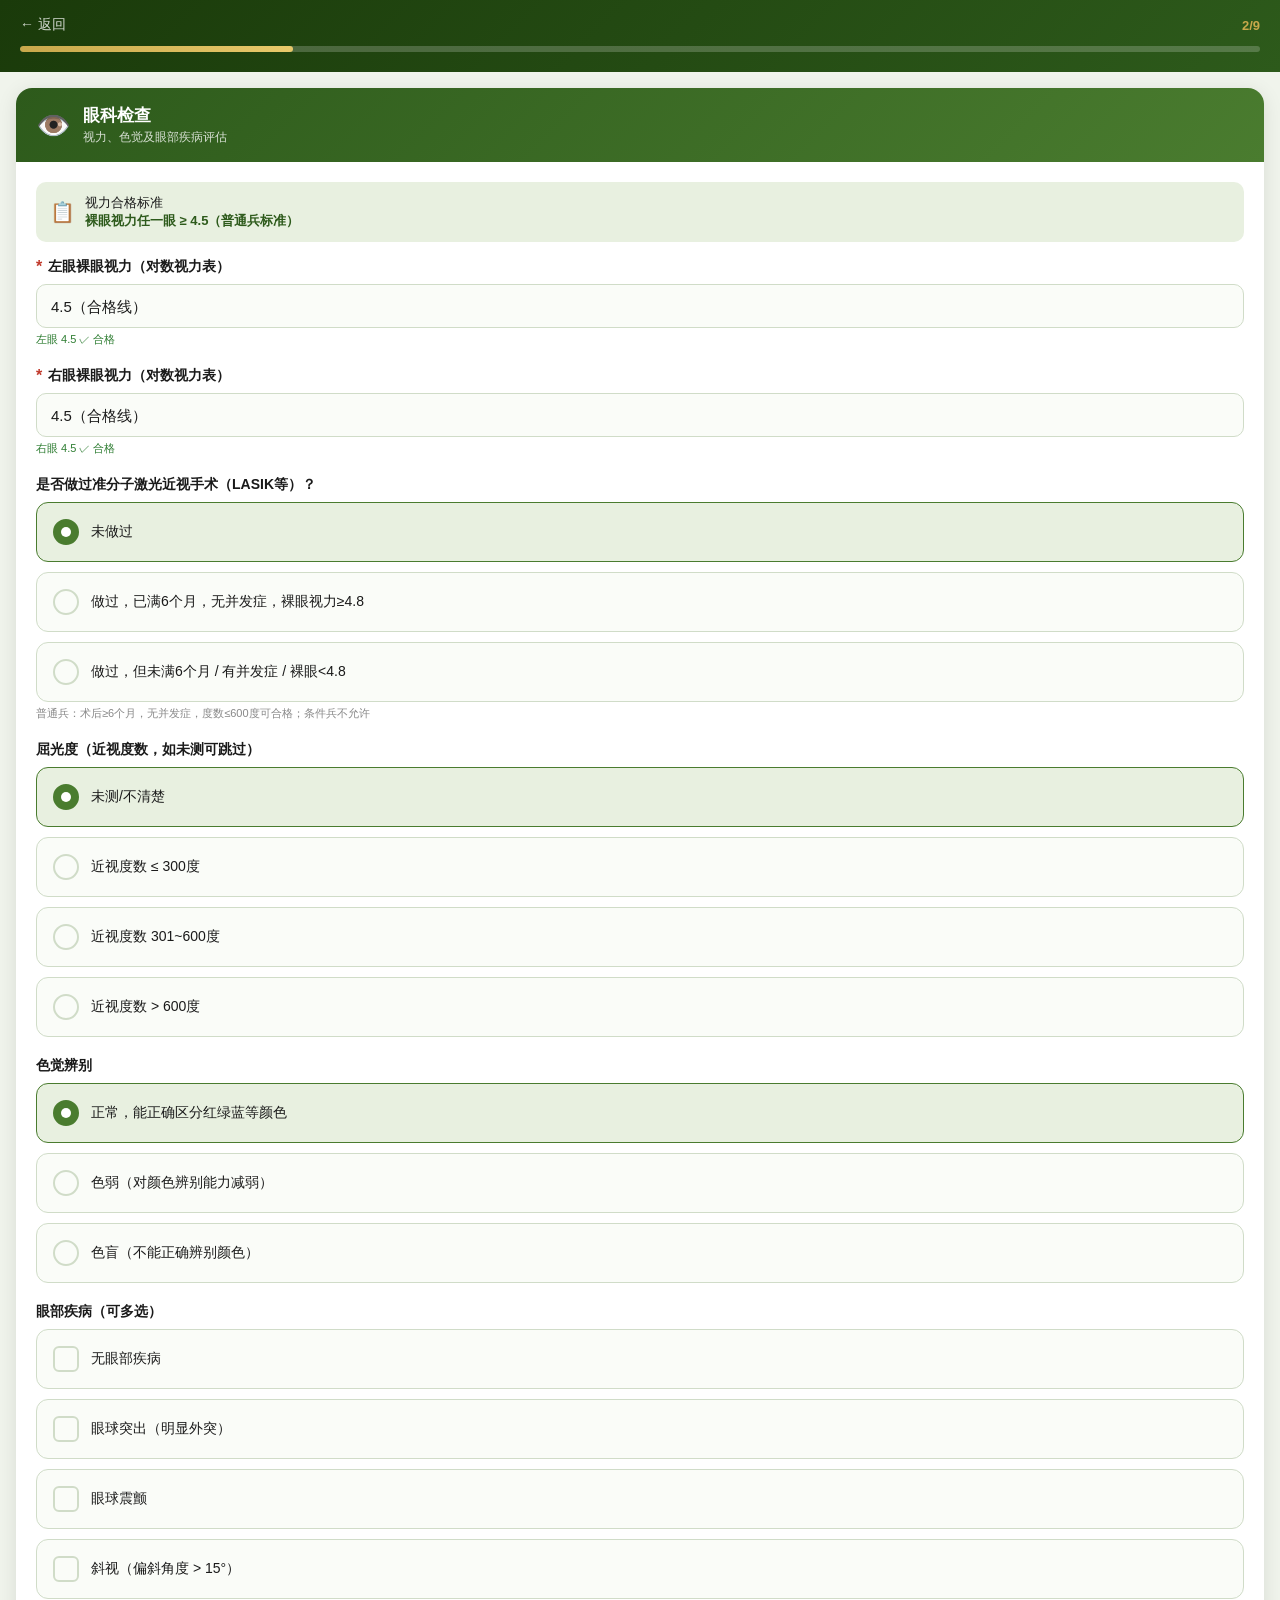
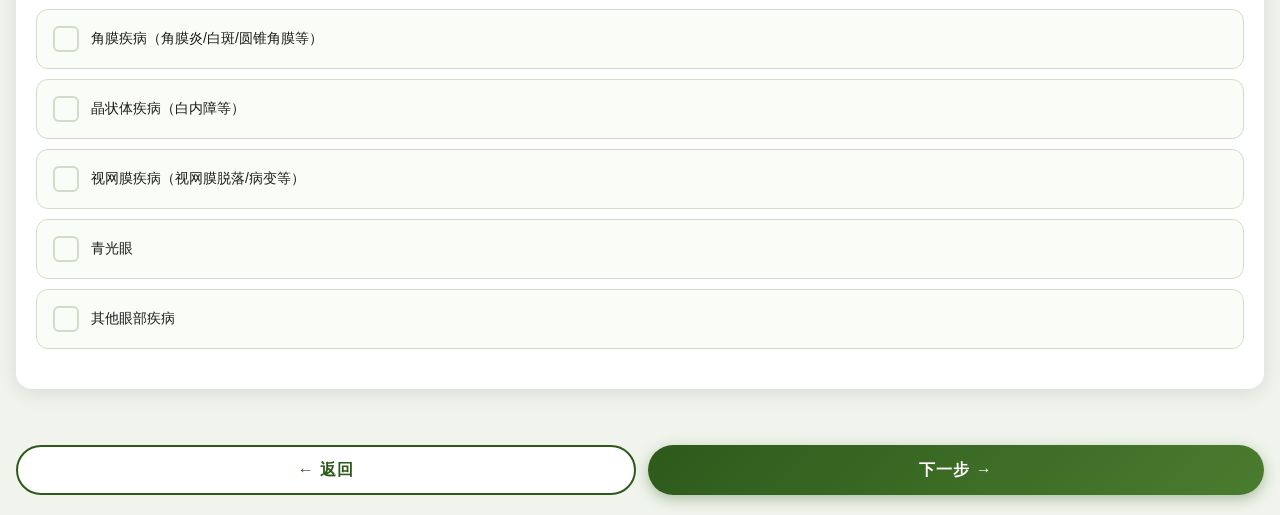
<file: vision.html>
<!DOCTYPE html>
<html lang="zh-CN">
<head>
    <meta charset="UTF-8">
    <meta name="viewport" content="width=device-width, initial-scale=1.0, maximum-scale=1.0, user-scalable=no">
    <title>眼科检查 - 入伍体检自测</title>
    <link rel="stylesheet" href="styles.css">
</head>
<body>
    <div class="page-header">
        <div class="header-top">
            <a href="userinfo.html" class="btn-back-header">← 返回</a>
            <span class="header-step">2/9</span>
        </div>
        <div class="progress-track">
            <div class="progress-fill" style="width: 22%"></div>
        </div>
    </div>

    <div class="page-content">
        <div class="section-card fade-in">
            <div class="section-header">
                <span class="section-icon">👁️</span>
                <div>
                    <div class="section-name">眼科检查</div>
                    <div class="section-desc">视力、色觉及眼部疾病评估</div>
                </div>
            </div>
            <div class="section-body">

                <!-- 视力标准提示 -->
                <div class="vision-standard-hint" id="vision-standard">
                    <span class="icon">📋</span>
                    <div class="standard-text">
                        <div>视力合格标准</div>
                        <div style="font-weight:700;color:var(--army-green)" id="vision-standard-text">裸眼视力任一眼 ≥ 4.5（普通兵）</div>
                    </div>
                </div>

                <!-- 裸眼视力 -->
                <div class="field">
                    <div class="field-label"><span class="req">*</span>左眼裸眼视力（对数视力表）</div>
                    <select id="vision-left" onchange="evaluateVision(); saveData()">
                        <option value="3.5">3.5（不合格）</option>
                        <option value="3.6">3.6（不合格）</option>
                        <option value="3.7">3.7（不合格）</option>
                        <option value="3.8">3.8（不合格）</option>
                        <option value="3.9">3.9（不合格）</option>
                        <option value="4.0">4.0（不合格）</option>
                        <option value="4.1">4.1（不合格）</option>
                        <option value="4.2">4.2（不合格）</option>
                        <option value="4.3">4.3（不合格）</option>
                        <option value="4.4">4.4（不合格）</option>
                        <option value="4.5" selected>4.5（合格线）</option>
                        <option value="4.6">4.6</option>
                        <option value="4.7">4.7</option>
                        <option value="4.8">4.8</option>
                        <option value="4.9">4.9</option>
                        <option value="5.0">5.0</option>
                        <option value="5.1">5.1</option>
                        <option value="5.2">5.2</option>
                        <option value="5.3">5.3</option>
                    </select>
                    <div class="field-hint" id="left-eye-status">左眼：待评估</div>
                </div>

                <div class="field">
                    <div class="field-label"><span class="req">*</span>右眼裸眼视力（对数视力表）</div>
                    <select id="vision-right" onchange="evaluateVision(); saveData()">
                        <option value="3.5">3.5（不合格）</option>
                        <option value="3.6">3.6（不合格）</option>
                        <option value="3.7">3.7（不合格）</option>
                        <option value="3.8">3.8（不合格）</option>
                        <option value="3.9">3.9（不合格）</option>
                        <option value="4.0">4.0（不合格）</option>
                        <option value="4.1">4.1（不合格）</option>
                        <option value="4.2">4.2（不合格）</option>
                        <option value="4.3">4.3（不合格）</option>
                        <option value="4.4">4.4（不合格）</option>
                        <option value="4.5" selected>4.5（合格线）</option>
                        <option value="4.6">4.6</option>
                        <option value="4.7">4.7</option>
                        <option value="4.8">4.8</option>
                        <option value="4.9">4.9</option>
                        <option value="5.0">5.0</option>
                        <option value="5.1">5.1</option>
                        <option value="5.2">5.2</option>
                        <option value="5.3">5.3</option>
                    </select>
                    <div class="field-hint" id="right-eye-status">右眼：待评估</div>
                </div>

                <!-- 近视手术 -->
                <div class="field">
                    <div class="field-label">是否做过准分子激光近视手术（LASIK等）？</div>
                    <div class="radio-group">
                        <label class="radio-item selected" onclick="selectRadio(this,'lasik','no')">
                            <input type="radio" name="lasik" value="no" checked>
                            <span class="radio-dot"></span>
                            <span class="option-text">未做过</span>
                        </label>
                        <label class="radio-item" onclick="selectRadio(this,'lasik','yes_ok')">
                            <input type="radio" name="lasik" value="yes_ok">
                            <span class="radio-dot"></span>
                            <span class="option-text">做过，已满6个月，无并发症，裸眼视力≥4.8</span>
                        </label>
                        <label class="radio-item" onclick="selectRadio(this,'lasik','yes_ng')">
                            <input type="radio" name="lasik" value="yes_ng">
                            <span class="radio-dot"></span>
                            <span class="option-text">做过，但未满6个月 / 有并发症 / 裸眼&lt;4.8</span>
                        </label>
                    </div>
                    <div class="field-hint">普通兵：术后≥6个月，无并发症，度数≤600度可合格；条件兵不允许</div>
                </div>

                <!-- 矫正视力（近视度数） -->
                <div class="field">
                    <div class="field-label">屈光度（近视度数，如未测可跳过）</div>
                    <div class="radio-group">
                        <label class="radio-item selected" onclick="selectRadio(this,'myopia','unknown')">
                            <input type="radio" name="myopia" value="unknown" checked>
                            <span class="radio-dot"></span>
                            <span class="option-text">未测/不清楚</span>
                        </label>
                        <label class="radio-item" onclick="selectRadio(this,'myopia','le300')">
                            <input type="radio" name="myopia" value="le300">
                            <span class="radio-dot"></span>
                            <span class="option-text">近视度数 ≤ 300度</span>
                        </label>
                        <label class="radio-item" onclick="selectRadio(this,'myopia','le600')">
                            <input type="radio" name="myopia" value="le600">
                            <span class="radio-dot"></span>
                            <span class="option-text">近视度数 301~600度</span>
                        </label>
                        <label class="radio-item" onclick="selectRadio(this,'myopia','gt600')">
                            <input type="radio" name="myopia" value="gt600">
                            <span class="radio-dot"></span>
                            <span class="option-text">近视度数 > 600度</span>
                        </label>
                    </div>
                </div>

                <!-- 色觉 -->
                <div class="field">
                    <div class="field-label">色觉辨别</div>
                    <div class="radio-group">
                        <label class="radio-item selected" onclick="selectRadio(this,'colorblind','normal')">
                            <input type="radio" name="colorblind" value="normal" checked>
                            <span class="radio-dot"></span>
                            <span class="option-text">正常，能正确区分红绿蓝等颜色</span>
                        </label>
                        <label class="radio-item" onclick="selectRadio(this,'colorblind','weak')">
                            <input type="radio" name="colorblind" value="weak">
                            <span class="radio-dot"></span>
                            <span class="option-text">色弱（对颜色辨别能力减弱）</span>
                        </label>
                        <label class="radio-item" onclick="selectRadio(this,'colorblind','blind')">
                            <input type="radio" name="colorblind" value="blind">
                            <span class="radio-dot"></span>
                            <span class="option-text">色盲（不能正确辨别颜色）</span>
                        </label>
                    </div>
                </div>

                <!-- 眼部疾病 -->
                <div class="field">
                    <div class="field-label">眼部疾病（可多选）</div>
                    <div class="checkbox-group">
                        <label class="checkbox-item" onclick="toggleCheckbox(this,event)">
                            <input type="checkbox" value="eye_none">
                            <span class="check-box">✓</span>
                            <span class="option-text">无眼部疾病</span>
                        </label>
                        <label class="checkbox-item" onclick="toggleCheckbox(this,event)">
                            <input type="checkbox" value="eye_exophthalmos">
                            <span class="check-box">✓</span>
                            <span class="option-text">眼球突出（明显外突）</span>
                        </label>
                        <label class="checkbox-item" onclick="toggleCheckbox(this,event)">
                            <input type="checkbox" value="eye_nystagmus">
                            <span class="check-box">✓</span>
                            <span class="option-text">眼球震颤</span>
                        </label>
                        <label class="checkbox-item" onclick="toggleCheckbox(this,event)">
                            <input type="checkbox" value="eye_strabismus">
                            <span class="check-box">✓</span>
                            <span class="option-text">斜视（偏斜角度 > 15°）</span>
                        </label>
                        <label class="checkbox-item" onclick="toggleCheckbox(this,event)">
                            <input type="checkbox" value="eye_cornea">
                            <span class="check-box">✓</span>
                            <span class="option-text">角膜疾病（角膜炎/白斑/圆锥角膜等）</span>
                        </label>
                        <label class="checkbox-item" onclick="toggleCheckbox(this,event)">
                            <input type="checkbox" value="eye_lens">
                            <span class="check-box">✓</span>
                            <span class="option-text">晶状体疾病（白内障等）</span>
                        </label>
                        <label class="checkbox-item" onclick="toggleCheckbox(this,event)">
                            <input type="checkbox" value="eye_retina">
                            <span class="check-box">✓</span>
                            <span class="option-text">视网膜疾病（视网膜脱落/病变等）</span>
                        </label>
                        <label class="checkbox-item" onclick="toggleCheckbox(this,event)">
                            <input type="checkbox" value="eye_glaucoma">
                            <span class="check-box">✓</span>
                            <span class="option-text">青光眼</span>
                        </label>
                        <label class="checkbox-item" onclick="toggleCheckbox(this,event)">
                            <input type="checkbox" value="eye_other">
                            <span class="check-box">✓</span>
                            <span class="option-text">其他眼部疾病</span>
                        </label>
                    </div>
                </div>

                <!-- 眼部其他 -->
                <div class="field" id="eye-other-field" style="display:none">
                    <div class="field-label">其他眼部疾病（请描述）</div>
                    <input type="text" id="eye-other-text" placeholder="请填写具体情况" oninput="saveData()">
                </div>

                <!-- 条件兵特殊要求 -->
                <div class="special-standards" id="special-vision-req" style="display:none">
                    <div class="special-standards-title">⭐ 条件兵视力要求</div>
                    <ul>
                        <li>裸眼视力任一眼 ≥ 4.8（更高要求）</li>
                        <li>不允许近视手术史</li>
                        <li>无色弱、色盲</li>
                        <li>无斜视、弱视</li>
                    </ul>
                </div>

            </div>
        </div>
    </div>

    <div class="page-nav">
        <a href="userinfo.html" class="btn-prev">← 返回</a>
        <a href="internal.html" class="btn-next">下一步 →</a>
    </div>

    <script>
        const savedData = JSON.parse(localStorage.getItem('examData') || '{}');
        const gender = savedData.gender || 'male';
        const special = savedData.special || 'normal';
        const visionMin = special === 'special' ? 4.8 : 4.5;

        // 更新视力标准显示
        function updateVisionHint() {
            const txt = document.getElementById('vision-standard-text');
            if (special === 'special') {
                txt.textContent = '裸眼视力任一眼 ≥ 4.8（条件兵标准）';
                document.getElementById('special-vision-req').style.display = 'block';
            } else {
                txt.textContent = '裸眼视力任一眼 ≥ 4.5（普通兵标准）';
                document.getElementById('special-vision-req').style.display = 'none';
            }
        }
        updateVisionHint();

        function setRadio(name, value) {
            const el = document.querySelector(`input[name="${name}"][value="${value}"]`);
            if (el) {
                el.checked = true;
                document.querySelectorAll(`input[name="${name}"]`).forEach(inp => {
                    inp.closest('.radio-item').classList.toggle('selected', inp.checked);
                });
            }
        }

        function restoreCheckboxes(vals) {
            (vals || []).forEach(v => {
                const cb = document.querySelector(`input[value="${v}"]`);
                if (cb && cb.type === 'checkbox') {
                    cb.checked = true;
                    cb.closest('.checkbox-item').classList.add('selected');
                }
            });
        }

        if (savedData.visionLeft) document.getElementById('vision-left').value = savedData.visionLeft;
        if (savedData.visionRight) document.getElementById('vision-right').value = savedData.visionRight;
        if (savedData.lasik) setRadio('lasik', savedData.lasik);
        if (savedData.myopia) setRadio('myopia', savedData.myopia);
        if (savedData.colorblind) setRadio('colorblind', savedData.colorblind);
        restoreCheckboxes(savedData.eyeIssues);
        if (savedData.eyeOtherText) document.getElementById('eye-other-text').value = savedData.eyeOtherText;

        function evaluateVision() {
            const lv = parseFloat(document.getElementById('vision-left').value);
            const rv = parseFloat(document.getElementById('vision-right').value);
            const ls = document.getElementById('left-eye-status');
            const rs = document.getElementById('right-eye-status');
            const minV = visionMin;

            ls.textContent = lv >= minV ? `左眼 ${lv} ✓ 合格` : `左眼 ${lv} ✗ 不合格（需≥${minV}）`;
            ls.style.color = lv >= minV ? '#2e7d32' : '#c62828';
            rs.textContent = rv >= minV ? `右眼 ${rv} ✓ 合格` : `右眼 ${rv} ✗ 不合格（需≥${minV}）`;
            rs.style.color = rv >= minV ? '#2e7d32' : '#c62828';
        }
        evaluateVision();

        function checkOtherVisible() {
            const eyeOther = document.querySelector('input[value="eye_other"]');
            document.getElementById('eye-other-field').style.display = (eyeOther && eyeOther.checked) ? 'block' : 'none';
        }
        checkOtherVisible();

        function selectRadio(el, name, value) {
            el.parentElement.querySelectorAll('.radio-item').forEach(i => i.classList.remove('selected'));
            el.classList.add('selected');
            saveData();
        }

        function toggleCheckbox(el, e) {
            if (e) e.preventDefault();
            el.classList.toggle('selected');
            el.querySelector('input').checked = el.classList.contains('selected');
            checkOtherVisible();
            saveData();
        }

        function getCheckedValues(selector) {
            const vals = [];
            document.querySelectorAll(`${selector} input[type="checkbox"]:checked`).forEach(cb => vals.push(cb.value));
            return vals;
        }

        function saveData() {
            const data = {
                visionLeft: document.getElementById('vision-left').value,
                visionRight: document.getElementById('vision-right').value,
                lasik: document.querySelector('input[name="lasik"]:checked')?.value || 'no',
                myopia: document.querySelector('input[name="myopia"]:checked')?.value || 'unknown',
                colorblind: document.querySelector('input[name="colorblind"]:checked')?.value || 'normal',
                eyeIssues: getCheckedValues('.field:nth-child(7) .checkbox-group'),
                eyeOtherText: document.getElementById('eye-other-text').value,
            };
            localStorage.setItem('examData', JSON.stringify({...savedData, ...data}));
        }
    </script>
</body>
</html>
</file>
<file: styles.css>
:root {
  --army-green: #2d5a1b;
  --army-light: #4a7c2f;
  --army-pale: #e8f0e0;
  --army-gold: #c8a84b;
  --army-red: #c0392b;
  --text-dark: #1a1a1a;
  --text-mid: #444;
  --text-light: #888;
  --border: #d0dcc8;
  --white: #fff;
  --shadow: 0 4px 20px rgba(0,0,0,0.10);
  --bg: #f0f4ec;
}
* { box-sizing: border-box; margin: 0; padding: 0; }
body {
  font-family: -apple-system, BlinkMacSystemFont, "PingFang SC", "Hiragino Sans GB", "Microsoft YaHei", sans-serif;
  background: var(--bg);
  color: var(--text-dark);
  min-height: 100vh;
}

/* ===== 封面页 ===== */
.page-cover {
  min-height: 100vh;
  background: linear-gradient(160deg, #1a3a0a 0%, #2d5a1b 45%, #4a7c2f 100%);
  display: flex;
  flex-direction: column;
  align-items: center;
  justify-content: center;
  padding: 40px 24px;
  position: relative;
  overflow: hidden;
}
.page-cover::before {
  content: '';
  position: absolute;
  inset: 0;
  background: url("data:image/svg+xml,%3Csvg width='60' height='60' viewBox='0 0 60 60' xmlns='http://www.w3.org/2000/svg'%3E%3Cg fill='none' fill-rule='evenodd'%3E%3Cg fill='%23ffffff' fill-opacity='0.03'%3E%3Cpath d='M36 34v-4h-2v4h-4v2h4v4h2v-4h4v-2h-4zm0-30V0h-2v4h-4v2h4v4h2V6h4V4h-4zM6 34v-4H4v4H0v2h4v4h2v-4h4v-2H6zM6 4V0H4v4H0v2h4v4h2V6h4V4H6z'/%3E%3C/g%3E%3C/g%3E%3C/svg%3E");
  opacity: 1;
  pointer-events: none;
}
.cover-star {
  font-size: 56px;
  margin-bottom: 16px;
  filter: drop-shadow(0 0 12px rgba(200,168,75,0.6));
  animation: pulse 2s infinite;
  position: relative;
  z-index: 1;
}
@keyframes pulse {
  0%,100%{transform:scale(1)}
  50%{transform:scale(1.08)}
}
.cover-title {
  font-size: 32px;
  font-weight: 900;
  color: #fff;
  letter-spacing: 4px;
  text-align: center;
  text-shadow: 0 2px 8px rgba(0,0,0,0.4);
  margin-bottom: 8px;
  position: relative;
  z-index: 1;
}
.cover-sub {
  font-size: 14px;
  color: rgba(255,255,255,0.75);
  letter-spacing: 2px;
  margin-bottom: 28px;
  text-align: center;
  position: relative;
  z-index: 1;
}
.cover-badge {
  background: rgba(200,168,75,0.15);
  border: 1px solid rgba(200,168,75,0.5);
  border-radius: 20px;
  padding: 6px 18px;
  font-size: 12px;
  color: var(--army-gold);
  letter-spacing: 1px;
  margin-bottom: 40px;
  position: relative;
  z-index: 1;
}
.cover-dims {
  display: flex;
  flex-wrap: wrap;
  gap: 10px;
  justify-content: center;
  margin-bottom: 48px;
  max-width: 320px;
  position: relative;
  z-index: 1;
}
.cover-dim-tag {
  background: rgba(255,255,255,0.1);
  border: 1px solid rgba(255,255,255,0.2);
  border-radius: 20px;
  padding: 5px 14px;
  font-size: 12px;
  color: rgba(255,255,255,0.9);
}
.btn-start {
  width: 240px;
  height: 54px;
  background: linear-gradient(135deg, #c8a84b, #e8c96b);
  border: none;
  border-radius: 27px;
  font-size: 18px;
  font-weight: 700;
  color: #1a1a1a;
  letter-spacing: 2px;
  cursor: pointer;
  box-shadow: 0 6px 20px rgba(200,168,75,0.5);
  transition: transform .15s, box-shadow .15s;
  text-decoration: none;
  display: flex;
  align-items: center;
  justify-content: center;
  position: relative;
  z-index: 1;
}
.btn-start:active { transform: scale(0.96); }
.cover-note {
  margin-top: 24px;
  font-size: 11px;
  color: rgba(255,255,255,0.4);
  text-align: center;
  position: relative;
  z-index: 1;
}

/* ===== 顶部导航 ===== */
.page-header {
  background: linear-gradient(135deg, #1a3a0a, #2d5a1b);
  padding: 16px 20px 20px;
  position: sticky;
  top: 0;
  z-index: 100;
}
.header-top {
  display: flex;
  align-items: center;
  justify-content: space-between;
  margin-bottom: 12px;
}
.header-title {
  font-size: 15px;
  font-weight: 700;
  color: #fff;
}
.header-step {
  font-size: 13px;
  color: var(--army-gold);
  font-weight: 600;
}
.progress-track {
  height: 6px;
  background: rgba(255,255,255,0.2);
  border-radius: 3px;
  overflow: hidden;
}
.progress-fill {
  height: 100%;
  background: linear-gradient(90deg, #c8a84b, #e8c96b);
  border-radius: 3px;
  transition: width .4s ease;
}
.btn-back-header {
  color: rgba(255,255,255,0.8);
  text-decoration: none;
  font-size: 14px;
  display: inline-flex;
  align-items: center;
  gap: 4px;
}
.btn-back-header:hover {
  color: #fff;
}

/* ===== 卡片 ===== */
.section-card {
  background: var(--white);
  margin: 16px;
  border-radius: 16px;
  overflow: hidden;
  box-shadow: var(--shadow);
}
.section-header {
  background: linear-gradient(135deg, var(--army-green), var(--army-light));
  padding: 16px 20px;
  display: flex;
  align-items: center;
  gap: 12px;
}
.section-icon { font-size: 28px; }
.section-name { font-size: 17px; font-weight: 700; color: #fff; }
.section-desc { font-size: 12px; color: rgba(255,255,255,0.8); margin-top: 2px; }
.section-body { padding: 20px; }

/* ===== 表单控件 ===== */
.field { margin-bottom: 20px; }
.field:last-child { margin-bottom: 0; }
.field-label {
  font-size: 14px;
  font-weight: 600;
  color: var(--text-dark);
  margin-bottom: 8px;
  display: flex;
  align-items: center;
  gap: 6px;
}
.field-label .req { color: var(--army-red); font-size: 16px; line-height: 1; }
.field-hint { font-size: 11px; color: var(--text-light); margin-top: 4px; }
.input-row { display: flex; gap: 10px; align-items: center; }
.input-unit { font-size: 13px; color: var(--text-mid); white-space: nowrap; }
input[type="number"], input[type="text"], select {
  flex: 1;
  height: 44px;
  border: 1.5px solid var(--border);
  border-radius: 10px;
  padding: 0 14px;
  font-size: 15px;
  color: var(--text-dark);
  background: #fafcf8;
  outline: none;
  transition: border-color .2s;
  -webkit-appearance: none;
  appearance: none;
  width: 100%;
}
input[type="number"]:focus, input[type="text"]:focus, select:focus {
  border-color: var(--army-light);
  background: #fff;
}
/* 去除数字输入框的上下箭头 */
input[type="number"]::-webkit-outer-spin-button,
input[type="number"]::-webkit-inner-spin-button {
  -webkit-appearance: none;
  margin: 0;
}
input[type="number"] { -moz-appearance: textfield; }

/* ===== 单选/多选 ===== */
.radio-group, .checkbox-group { display: flex; flex-direction: column; gap: 10px; }
.radio-item, .checkbox-item {
  display: flex;
  align-items: center;
  gap: 12px;
  padding: 16px;
  border: 1.5px solid var(--border);
  border-radius: 12px;
  cursor: pointer;
  transition: all .2s;
  background: #fafcf8;
  min-height: 54px;
  box-sizing: border-box;
  -webkit-tap-highlight-color: transparent;
  user-select: none;
  touch-action: manipulation;
  -webkit-touch-callout: none;
  position: relative;
  z-index: 1;
}
.radio-item.selected, .checkbox-item.selected {
  border-color: var(--army-light);
  background: var(--army-pale);
}
.radio-item input, .checkbox-item input {
  visibility: hidden;
  width: 0;
  height: 0;
  margin: 0;
  padding: 0;
  border: 0;
  position: absolute;
}
.radio-dot {
  width: 26px; height: 26px;
  border: 2.5px solid var(--border);
  border-radius: 50%;
  flex-shrink: 0;
  display: flex; align-items: center; justify-content: center;
  transition: all .2s;
}
.radio-item.selected .radio-dot {
  border-color: var(--army-light);
  background: var(--army-light);
}
.radio-item.selected .radio-dot::after {
  content: '';
  width: 10px; height: 10px;
  background: #fff;
  border-radius: 50%;
}
.check-box {
  width: 26px; height: 26px;
  border: 2.5px solid var(--border);
  border-radius: 6px;
  flex-shrink: 0;
  display: flex; align-items: center; justify-content: center;
  font-size: 14px; color: transparent;
  transition: all .2s;
}
.checkbox-item.selected .check-box {
  border-color: var(--army-light);
  background: var(--army-light);
  color: #fff;
}
.option-text { font-size: 14px; color: var(--text-dark); line-height: 1.4; }

/* ===== 底部导航 ===== */
.page-nav {
  display: flex;
  gap: 12px;
  padding: 20px 16px;
  background: var(--bg);
}
.btn-prev, .btn-next {
  flex: 1;
  height: 50px;
  border-radius: 25px;
  border: none;
  font-size: 16px;
  font-weight: 700;
  cursor: pointer;
  letter-spacing: 1px;
  transition: all .15s;
  text-decoration: none;
  display: flex;
  align-items: center;
  justify-content: center;
}
.btn-prev {
  background: #fff;
  color: var(--army-green);
  border: 2px solid var(--army-green);
}
.btn-next {
  background: linear-gradient(135deg, #2d5a1b, #4a7c2f);
  color: #fff;
  box-shadow: 0 4px 14px rgba(45,90,27,0.35);
}
.btn-prev:active { background: var(--army-pale); }
.btn-next:active { transform: scale(0.97); }

/* ===== BMI显示 ===== */
.bmi-display {
  background: var(--army-pale);
  border-radius: 12px;
  padding: 16px;
  display: flex;
  align-items: center;
  gap: 10px;
  margin-top: 12px;
}
.bmi-value-num {
  font-size: 24px;
  font-weight: 900;
  color: var(--army-green);
}
.bmi-tag {
  padding: 4px 12px;
  border-radius: 12px;
  font-size: 12px;
  font-weight: 600;
}
.bmi-tag.pass { background: #e8f5e9; color: #2e7d32; }
.bmi-tag.fail { background: #fce4ec; color: #c62828; }
.bmi-tag.warn { background: #fff3e0; color: #e65100; }

/* ===== 报告页 ===== */
.report-header {
  background: linear-gradient(160deg, #1a3a0a 0%, #2d5a1b 100%);
  padding: 40px 20px 30px;
  text-align: center;
  position: relative;
  overflow: hidden;
}
.report-header::after {
  content: '';
  position: absolute;
  bottom: -1px;
  left: 0; right: 0;
  height: 30px;
  background: var(--bg);
  border-radius: 30px 30px 0 0;
}
.report-icon { font-size: 50px; margin-bottom: 12px; }
.report-title { font-size: 22px; font-weight: 900; color: #fff; letter-spacing: 2px; }
.report-date { font-size: 12px; color: rgba(255,255,255,0.6); margin-top: 6px; }
.report-body { padding: 16px; }

/* 总评分 */
.score-card {
  background: #fff;
  border-radius: 16px;
  padding: 24px;
  text-align: center;
  box-shadow: var(--shadow);
  margin-bottom: 16px;
  position: relative;
  overflow: hidden;
}
.score-ring {
  width: 120px; height: 120px;
  border-radius: 50%;
  margin: 0 auto 16px;
  display: flex;
  align-items: center;
  justify-content: center;
  position: relative;
  font-size: 36px;
  font-weight: 900;
}
.score-label { font-size: 14px; color: var(--text-light); margin-bottom: 8px; }
.score-verdict { font-size: 20px; font-weight: 800; margin-bottom: 6px; }
.score-tip { font-size: 13px; color: var(--text-mid); line-height: 1.6; }

/* 各维度结果 */
.dim-grid {
  display: grid;
  grid-template-columns: 1fr 1fr;
  gap: 12px;
  margin-bottom: 16px;
}
.dim-item {
  background: #fff;
  border-radius: 12px;
  padding: 14px;
  box-shadow: 0 2px 10px rgba(0,0,0,0.07);
  display: flex;
  flex-direction: column;
  gap: 6px;
}
.dim-item-top { display: flex; align-items: center; gap: 8px; }
.dim-icon { font-size: 22px; }
.dim-name { font-size: 13px; font-weight: 600; color: var(--text-dark); }
.dim-status {
  font-size: 12px;
  font-weight: 700;
  padding: 3px 10px;
  border-radius: 10px;
  display: inline-block;
  margin-top: 2px;
}
.status-pass { background: #e8f5e9; color: #2e7d32; }
.status-warn { background: #fff3e0; color: #e65100; }
.status-fail { background: #fce4ec; color: #c62828; }
.dim-detail { font-size: 11px; color: var(--text-light); line-height: 1.5; }

/* 风险预警 */
.risk-section {
  background: #fff;
  border-radius: 16px;
  padding: 20px;
  margin-bottom: 16px;
  box-shadow: var(--shadow);
}
.risk-section-title {
  font-size: 16px;
  font-weight: 800;
  color: var(--text-dark);
  display: flex;
  align-items: center;
  gap: 8px;
  margin-bottom: 14px;
}
.risk-item {
  display: flex;
  gap: 12px;
  padding: 12px;
  border-radius: 10px;
  margin-bottom: 10px;
}
.risk-item:last-child { margin-bottom: 0; }
.risk-high { background: #fff0f0; border-left: 3px solid #e53935; }
.risk-mid { background: #fffbf0; border-left: 3px solid #ffa726; }
.risk-low { background: #f0fff4; border-left: 3px solid #43a047; }
.risk-level {
  font-size: 11px;
  font-weight: 700;
  padding: 2px 8px;
  border-radius: 8px;
  white-space: nowrap;
  align-self: flex-start;
}
.risk-high .risk-level { background: #e53935; color: #fff; }
.risk-mid .risk-level { background: #ffa726; color: #fff; }
.risk-low .risk-level { background: #43a047; color: #fff; }
.risk-text { font-size: 13px; color: var(--text-dark); line-height: 1.6; }

/* 30天计划 */
.plan-section {
  background: #fff;
  border-radius: 16px;
  padding: 20px;
  margin-bottom: 16px;
  box-shadow: var(--shadow);
}
.plan-tabs {
  display: flex;
  gap: 8px;
  margin-bottom: 16px;
  background: var(--bg);
  border-radius: 10px;
  padding: 4px;
}
.plan-tab {
  flex: 1;
  height: 36px;
  border: none;
  border-radius: 8px;
  font-size: 13px;
  font-weight: 600;
  cursor: pointer;
  background: transparent;
  color: var(--text-mid);
  transition: all .2s;
}
.plan-tab.active {
  background: #fff;
  color: var(--army-green);
  box-shadow: 0 2px 8px rgba(0,0,0,0.1);
}
.plan-content { display: none; }
.plan-content.active { display: block; }
.plan-week { margin-bottom: 16px; }
.plan-week-title {
  font-size: 14px;
  font-weight: 700;
  color: var(--army-green);
  margin-bottom: 10px;
  display: flex;
  align-items: center;
  gap: 8px;
}
.plan-week-title::after {
  content: '';
  flex: 1;
  height: 1px;
  background: var(--border);
}
.plan-item {
  display: flex;
  gap: 10px;
  align-items: flex-start;
  padding: 8px 0;
  border-bottom: 1px dashed #eee;
}
.plan-item:last-child { border-bottom: none; }
.plan-dot {
  width: 24px; height: 24px;
  background: var(--army-pale);
  border-radius: 50%;
  display: flex; align-items: center; justify-content: center;
  font-size: 12px;
  flex-shrink: 0;
  margin-top: 1px;
}
.plan-text { font-size: 13px; color: var(--text-dark); line-height: 1.7; }
.plan-text strong { color: var(--army-green); }

/* 再测按钮 */
.report-actions {
  padding: 16px;
  padding-bottom: 40px;
}
.btn-retry {
  width: 100%;
  height: 52px;
  background: linear-gradient(135deg, #2d5a1b, #4a7c2f);
  border: none;
  border-radius: 26px;
  font-size: 17px;
  font-weight: 700;
  color: #fff;
  letter-spacing: 2px;
  cursor: pointer;
  box-shadow: 0 6px 20px rgba(45,90,27,0.35);
  text-decoration: none;
  display: flex;
  align-items: center;
  justify-content: center;
}
.btn-retry:active { transform: scale(0.97); }

/* 免责 */
.disclaimer {
  font-size: 11px;
  color: var(--text-light);
  text-align: center;
  padding: 0 20px 12px;
  line-height: 1.7;
}

/* 动画 */
.fade-in { animation: fadeIn .4s ease both; }
@keyframes fadeIn { from{opacity:0;transform:translateY(16px)} to{opacity:1;transform:none} }

/* 报告明细项 */
.detail-item {
  display: flex;
  justify-content: space-between;
  align-items: center;
  padding: 12px 0;
  border-bottom: 1px solid #eee;
}
.detail-item:last-child { border-bottom: none; }
.detail-name { font-weight: 600; }
.detail-result { color: var(--text-mid); font-size: 14px; }
.detail-item.pass .detail-result { color: #2e7d32; }
.detail-item.fail .detail-result { color: #c62828; }

/* 警告列表 */
.warning-list {
  list-style: none;
  padding: 0;
}
.warning-list li {
  padding: 8px 0;
  border-bottom: 1px dashed #eee;
  font-size: 14px;
}
.warning-list li:last-child { border-bottom: none; }
.no-warning { color: var(--text-light); font-size: 14px; }

/* 小贴士 */
.tips-list {
  list-style: none;
  padding: 0;
}
.tips-list li {
  padding: 8px 0;
  font-size: 14px;
  color: var(--text-mid);
  border-bottom: 1px dashed #eee;
}
.tips-list li:last-child { border-bottom: none; }

/* 页面内容区 */
.page-content {
  padding-bottom: 20px;
}

/* 用户类型汇总 */
.user-type-summary {
  display: flex;
  gap: 10px;
  justify-content: center;
  margin-top: 20px;
  padding: 12px;
  background: linear-gradient(135deg, var(--army-green), var(--army-light));
  border-radius: 12px;
}
.type-tag {
  padding: 6px 16px;
  border-radius: 20px;
  font-size: 13px;
  font-weight: 600;
  color: #fff;
  background: rgba(255,255,255,0.2);
}
.type-tag.male { background: #1976d2; }
.type-tag.female { background: #e91e63; }
.type-tag.normal-tag { background: #43a047; }
.type-tag.special-tag { background: #ff9800; }

/* 条件兵类型下拉框 */
select optgroup {
  font-weight: 700;
  color: var(--army-green);
}

/* 视力标准提示 */
.vision-standard-hint {
  background: var(--army-pale);
  border-radius: 10px;
  padding: 12px 14px;
  margin-bottom: 16px;
  font-size: 13px;
  color: var(--text-dark);
  display: flex;
  align-items: center;
  gap: 10px;
}
.vision-standard-hint .icon {
  font-size: 20px;
}
.vision-standard-hint .standard-text {
  flex: 1;
}
.vision-standard-hint .standard-value {
  font-weight: 700;
  color: var(--army-green);
}

/* 报告页用户信息 */
.report-user-info {
  background: var(--army-pale);
  border-radius: 12px;
  padding: 14px 16px;
  margin-bottom: 16px;
  display: flex;
  flex-wrap: wrap;
  gap: 8px 16px;
  justify-content: center;
}
.report-user-info .info-tag {
  padding: 5px 12px;
  border-radius: 15px;
  font-size: 12px;
  font-weight: 600;
  background: #fff;
  color: var(--text-dark);
}
.report-user-info .info-tag.gender-male { color: #1976d2; }
.report-user-info .info-tag.gender-female { color: #e91e63; }

/* 条件兵具体标准提示 */
.special-standards {
  background: linear-gradient(135deg, #fff8e1, #ffecb3);
  border-radius: 10px;
  padding: 14px;
  margin-bottom: 16px;
  font-size: 12px;
}
.special-standards-title {
  font-weight: 700;
  color: #f57c00;
  margin-bottom: 8px;
  display: flex;
  align-items: center;
  gap: 6px;
}
.special-standards ul {
  margin: 0;
  padding-left: 18px;
  color: var(--text-mid);
  line-height: 1.8;
}
</file>
